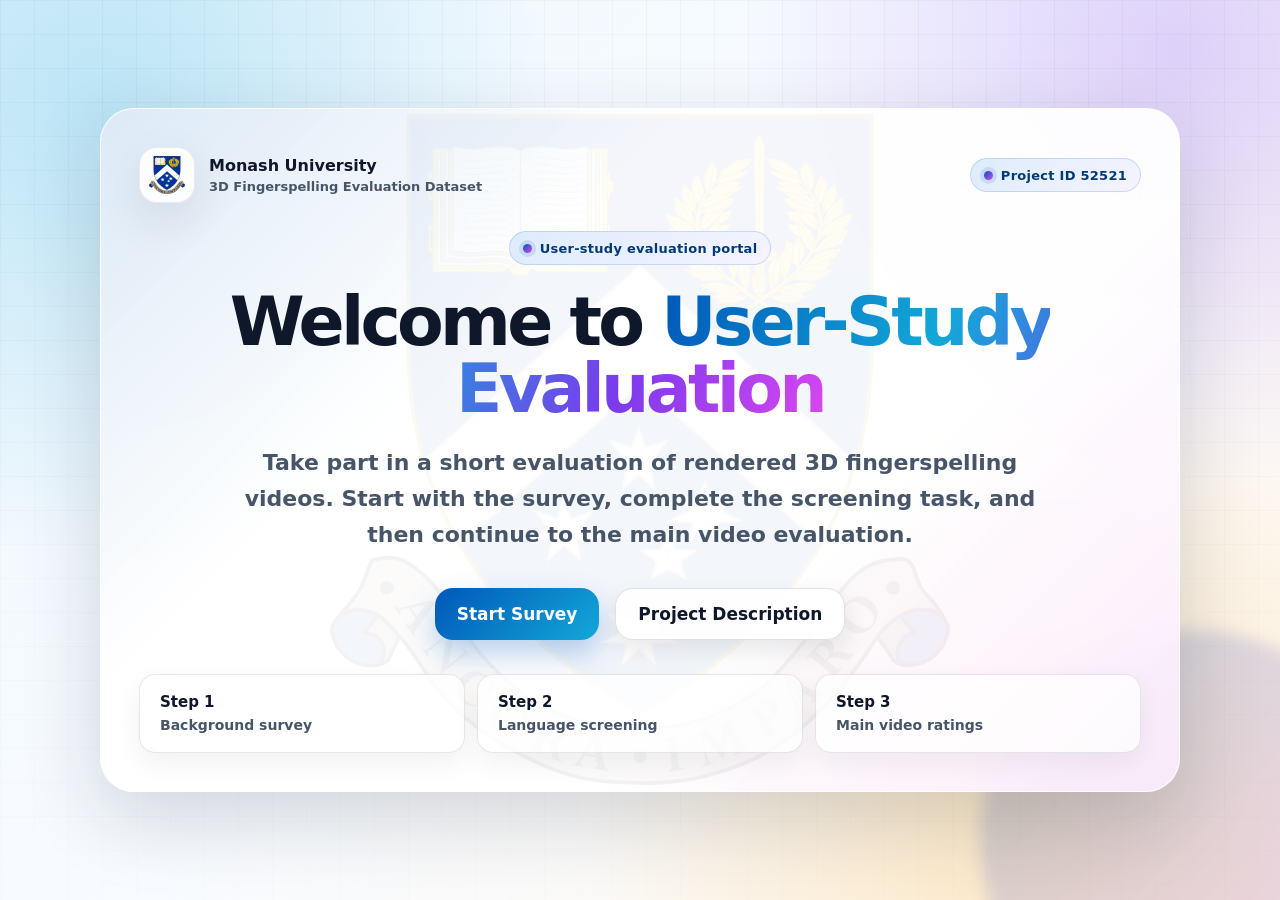
<file: index.html>
<!DOCTYPE html>
<html lang="en">
<head>
  <meta charset="UTF-8">
  <meta name="viewport" content="width=device-width, initial-scale=1.0">
  <title>3D Fingerspelling Data Evaluation</title>
  <style>

:root{
  --monash:#0057b8;
  --monash-dark:#003a78;
  --sky:#13a8d8;
  --violet:#7c3aed;
  --magenta:#d946ef;
  --amber:#f59e0b;
  --success:#138a5b;
  --ink:#0f172a;
  --muted:#475569;
  --soft:#f8fafc;
  --panel:rgba(255,255,255,.92);
  --panel-strong:#ffffff;
  --line:rgba(15,23,42,.12);
  --shadow:0 28px 80px rgba(15,23,42,.16);
  --shadow-soft:0 16px 44px rgba(15,23,42,.10);
  --radius-xl:34px;
  --radius-lg:24px;
  --radius-md:16px;
  --focus:0 0 0 4px rgba(0,87,184,.22);
}

*{box-sizing:border-box;}

html{scroll-behavior:smooth;}

body{
  margin:0;
  min-height:100vh;
  font-family:Inter, ui-sans-serif, system-ui, -apple-system, BlinkMacSystemFont, "Segoe UI", Arial, Helvetica, sans-serif;
  color:var(--ink);
  background:
    radial-gradient(circle at 8% 12%, rgba(19,168,216,.24), transparent 32%),
    radial-gradient(circle at 92% 6%, rgba(124,58,237,.22), transparent 30%),
    radial-gradient(circle at 80% 90%, rgba(245,158,11,.20), transparent 34%),
    linear-gradient(135deg,#eef7ff 0%,#f8fbff 48%,#fff7ed 100%);
  padding:30px;
  position:relative;
}

body::before{
  content:"";
  position:fixed;
  inset:0;
  pointer-events:none;
  background-image:
    linear-gradient(rgba(15,23,42,.045) 1px, transparent 1px),
    linear-gradient(90deg, rgba(15,23,42,.045) 1px, transparent 1px);
  background-size:34px 34px;
  mask-image:linear-gradient(to bottom, rgba(0,0,0,.75), rgba(0,0,0,.18));
}

body::after{
  content:"";
  position:fixed;
  width:420px;
  height:420px;
  right:-120px;
  bottom:-150px;
  border-radius:50%;
  background:linear-gradient(135deg, rgba(0,87,184,.18), rgba(217,70,239,.16));
  filter:blur(8px);
  pointer-events:none;
}

button,input,textarea,select{font:inherit;}

a{color:inherit;}

.app-shell,.page{
  width:min(1120px,100%);
  margin:0 auto;
  position:relative;
  z-index:1;
}

.app-shell.centered,.home-shell{
  min-height:calc(100vh - 60px);
  display:grid;
  place-items:center;
}

.home-panel,.container,.screening-panel,.evaluation-panel,.header-panel,.content-card,.selection-panel,.completion-card{
  width:min(1080px,100%);
  margin:0 auto;
  background:var(--panel);
  border:1px solid rgba(255,255,255,.78);
  border-radius:var(--radius-xl);
  box-shadow:var(--shadow);
  backdrop-filter:blur(18px);
  position:relative;
  overflow:hidden;
}

.home-panel,.container,.screening-panel,.evaluation-panel,.selection-panel,.completion-card{
  padding:38px;
}

.home-panel::before,.container::before,.screening-panel::before,.evaluation-panel::before,.content-card::before,.completion-card::before{
  content:"";
  position:absolute;
  inset:0;
  background:url("Arms_of_Monash_University.svg") center 45% no-repeat;
  background-size:min(620px,74vw);
  opacity:.045;
  pointer-events:none;
}

.home-panel::after,.container::after,.screening-panel::after,.evaluation-panel::after,.content-card::after,.completion-card::after{
  content:"";
  position:absolute;
  inset:0;
  background:
    linear-gradient(135deg, rgba(0,87,184,.12), transparent 34%),
    linear-gradient(315deg, rgba(217,70,239,.10), transparent 34%);
  pointer-events:none;
}

.content,.panel-content,.home-panel > *, .screening-panel > *, .evaluation-panel > *, .container > *, .content-card > *, .completion-card > *{
  position:relative;
  z-index:1;
}

.brand-row{
  display:flex;
  align-items:center;
  justify-content:space-between;
  gap:18px;
  margin-bottom:28px;
}

.brand-left{
  display:flex;
  align-items:center;
  gap:14px;
}

.logo-tile{
  width:56px;
  height:56px;
  border-radius:18px;
  background:rgba(255,255,255,.88);
  display:grid;
  place-items:center;
  box-shadow:var(--shadow-soft);
  border:1px solid rgba(15,23,42,.08);
  flex:0 0 auto;
}

.logo-tile img{width:38px;height:38px;object-fit:contain;}

.brand-title{font-weight:900;color:var(--ink);line-height:1.15;}
.brand-subtitle{font-size:13px;color:var(--muted);font-weight:800;margin-top:3px;}

.project-pill,.eyebrow{
  display:inline-flex;
  align-items:center;
  gap:8px;
  min-height:34px;
  padding:7px 13px;
  border-radius:999px;
  color:var(--monash-dark);
  background:linear-gradient(135deg, rgba(219,234,254,.92), rgba(245,243,255,.94));
  border:1px solid rgba(0,87,184,.16);
  font-size:13px;
  font-weight:900;
  letter-spacing:.02em;
}

.eyebrow::before,.project-pill::before{
  content:"";
  width:9px;
  height:9px;
  border-radius:50%;
  background:linear-gradient(135deg,var(--monash),var(--magenta));
  box-shadow:0 0 0 4px rgba(0,87,184,.12);
}

h1{
  margin:12px 0 14px;
  font-size:clamp(34px,5.6vw,68px);
  line-height:.98;
  letter-spacing:-.055em;
  color:var(--ink);
}

h1 .accent, .gradient-text{
  background:linear-gradient(110deg,var(--monash) 0%,var(--sky) 38%,var(--violet) 72%,var(--magenta) 100%);
  -webkit-background-clip:text;
  background-clip:text;
  color:transparent;
}

h2{
  margin:0 0 14px;
  font-size:clamp(26px,3.2vw,40px);
  line-height:1.1;
  letter-spacing:-.025em;
}

h3{margin:0 0 12px;font-size:20px;line-height:1.25;color:var(--ink);}

.subtitle,.lead,.instruction,.ready,p,li{
  color:var(--muted);
  line-height:1.65;
}

.lead,.subtitle{font-size:clamp(17px,2vw,22px);font-weight:700;max-width:820px;}

.lead.center,.subtitle.center{text-align:center;margin-left:auto;margin-right:auto;}

.section-title{text-align:center;margin-bottom:24px;}
.section-title .eyebrow{margin-bottom:12px;}

.menu,.menu-grid,.language-menu,.actions{
  display:flex;
  flex-wrap:wrap;
  gap:16px;
  align-items:center;
  justify-content:center;
}

.menu,.menu-grid,.language-menu{margin-top:34px;}

.menu a,.menu-card,.language-menu a,.button,button,.back-link{
  min-height:52px;
  border:0;
  border-radius:18px;
  display:inline-flex;
  align-items:center;
  justify-content:center;
  gap:10px;
  padding:14px 22px;
  text-decoration:none;
  background:linear-gradient(135deg,var(--monash),var(--sky));
  color:#fff;
  font-weight:900;
  font-size:17px;
  box-shadow:0 14px 30px rgba(0,87,184,.28);
  transition:transform .18s ease, box-shadow .18s ease, filter .18s ease;
  cursor:pointer;
}

.menu a:hover,.menu a:focus,.menu-card:hover,.menu-card:focus,.language-menu a:hover,.language-menu a:focus,.button:hover,.button:focus,button:hover,button:focus,.back-link:hover,.back-link:focus{
  transform:translateY(-2px);
  filter:saturate(1.06);
  box-shadow:0 20px 42px rgba(0,87,184,.34);
  outline:none;
}

.menu a:focus-visible,.menu-card:focus-visible,.language-menu a:focus-visible,.button:focus-visible,button:focus-visible,.back-link:focus-visible,input:focus-visible,textarea:focus-visible,select:focus-visible{
  outline:none;
  box-shadow:var(--focus),0 20px 42px rgba(0,87,184,.28);
}

.button.secondary,.back-link,.menu a.secondary,.secondary{
  background:rgba(255,255,255,.9);
  color:var(--ink);
  border:1px solid rgba(15,23,42,.12);
  box-shadow:0 10px 24px rgba(15,23,42,.10);
}

.button.ghost{
  background:rgba(255,255,255,.55);
  color:var(--monash-dark);
  border:1px solid rgba(0,87,184,.16);
  box-shadow:none;
}

.success{color:var(--success);font-weight:900;}

.info-strip{
  display:grid;
  grid-template-columns:repeat(3,minmax(0,1fr));
  gap:12px;
  margin-top:34px;
}

.info-card,.question,.question-card,.notice,.important-note{
  background:rgba(255,255,255,.74);
  border:1px solid rgba(15,23,42,.10);
  border-radius:var(--radius-md);
  padding:18px 20px;
  box-shadow:0 10px 28px rgba(15,23,42,.06);
}

.info-card strong{display:block;color:var(--ink);font-size:15px;margin-bottom:4px;}
.info-card span{color:var(--muted);font-size:14px;font-weight:700;}

form{margin-top:26px;}
.question{margin-top:16px;}
.question h3{color:var(--monash-dark);}

label{
  color:var(--ink);
  font-weight:750;
}

.choice-list label,.question label{
  display:flex;
  align-items:flex-start;
  gap:10px;
  margin:10px 0;
  padding:12px 14px;
  border-radius:14px;
  background:rgba(255,255,255,.72);
  border:1px solid rgba(15,23,42,.08);
  transition:background .15s ease,border-color .15s ease,transform .15s ease;
}

.choice-list label:hover,.question label:hover{
  background:#fff;
  border-color:rgba(0,87,184,.22);
  transform:translateX(2px);
}

input[type="radio"]{margin-top:3px;accent-color:var(--monash);}

input[type="text"],textarea,select{
  width:100%;
  border:1px solid rgba(15,23,42,.15);
  border-radius:16px;
  background:rgba(255,255,255,.92);
  color:var(--ink);
  padding:14px 16px;
  font-size:16px;
  box-shadow:inset 0 1px 0 rgba(255,255,255,.7);
}

textarea{min-height:120px;resize:vertical;}

button:disabled{opacity:.68;cursor:not-allowed;filter:grayscale(.2);}

.participant strong,.participant-code{
  display:inline-flex;
  max-width:100%;
  margin-top:10px;
  padding:10px 14px;
  border-radius:14px;
  background:rgba(15,23,42,.05);
  color:var(--monash-dark);
  overflow-wrap:anywhere;
}

.video-stage,.video-wrap{
  width:min(560px,100%);
  margin:24px auto 14px;
}

.video-wrap{
  border-radius:26px;
  padding:12px;
  background:linear-gradient(135deg,rgba(255,255,255,.95),rgba(239,246,255,.86));
  border:1px solid rgba(15,23,42,.12);
  box-shadow:0 20px 48px rgba(15,23,42,.18);
}

video{
  width:100%;
  display:block;
  border-radius:18px;
  background:#0b1220;
  max-height:440px;
}

.video-count{
  display:inline-flex;
  padding:8px 12px;
  border-radius:999px;
  margin:10px 0 24px;
  background:rgba(0,87,184,.10);
  color:var(--monash-dark);
  font-weight:900;
}

.answer-box{width:min(640px,100%);margin:0 auto;display:grid;gap:14px;}
.answer-box > label{font-size:20px;font-weight:900;text-align:center;}

.speed-row{
  display:flex;
  justify-content:center;
  align-items:center;
  gap:12px;
  margin:0 0 24px;
}
.speed-row select{width:auto;min-width:120px;}

.question-card{margin-bottom:16px;}
.question-title{font-weight:900;color:var(--ink);font-size:18px;margin:0 0 8px;}
.scale-help{font-size:14px;color:var(--muted);font-weight:700;margin:0 0 12px;}
.slider-row{display:grid;grid-template-columns:1fr auto;gap:14px;align-items:center;}
input[type="range"]{width:100%;accent-color:var(--monash);}
.rating-value{min-width:54px;padding:8px 12px;border-radius:14px;background:linear-gradient(135deg,var(--monash),var(--violet));color:white;text-align:center;font-weight:900;}
.scale-labels{display:flex;justify-content:space-between;color:var(--muted);font-size:13px;font-weight:800;margin-top:6px;}
.message{min-height:24px;text-align:center;color:var(--muted);font-weight:850;}
.complete{font-size:22px;color:var(--success);}
.hidden{display:none!important;}

.content-card{padding:34px;margin-top:24px;}
.content-card p,.content-card li{font-size:17px;}
.important-note{border-left:6px solid var(--amber);background:rgba(255,251,235,.82);}
.notice{border-left:6px solid var(--monash);}
footer{position:relative;z-index:1;text-align:center;margin:20px 0 0;color:var(--muted);font-weight:700;font-size:14px;}

.progress-row{
  display:grid;
  grid-template-columns:repeat(4,1fr);
  gap:8px;
  margin:0 0 26px;
}
.progress-step{
  min-height:8px;
  border-radius:999px;
  background:rgba(15,23,42,.10);
  overflow:hidden;
}
.progress-step.active{background:linear-gradient(90deg,var(--monash),var(--sky));}

@media (max-width:820px){
  body{padding:18px;}
  .home-panel,.container,.screening-panel,.evaluation-panel,.selection-panel,.completion-card,.content-card{padding:24px;border-radius:24px;}
  .brand-row{align-items:flex-start;flex-direction:column;}
  .info-strip{grid-template-columns:1fr;}
  .menu,.menu-grid,.language-menu,.actions{display:grid;grid-template-columns:1fr;width:100%;}
  .menu a,.menu-card,.language-menu a,.button,button,.back-link{width:100%;}
  .slider-row{grid-template-columns:1fr;}
  .rating-value{justify-self:center;}
  h1{font-size:clamp(32px,11vw,50px);}
}

  </style>
</head>
<body>
  <main class="app-shell home-shell">
    <section class="home-panel">
      <div class="brand-row">
  <div class="brand-left">
    <div class="logo-tile"><img src="Arms_of_Monash_University.svg" alt="Monash University logo"></div>
    <div>
      <div class="brand-title">Monash University</div>
      <div class="brand-subtitle">3D Fingerspelling Evaluation Dataset</div>
    </div>
  </div>
  <div class="project-pill">Project ID 52521</div>
</div>
      <div class="section-title">
        <span class="eyebrow">User-study evaluation portal</span>
        <h1>Welcome to <span class="gradient-text">User-Study Evaluation</span></h1>
        <p class="lead center">Take part in a short evaluation of rendered 3D fingerspelling videos. Start with the survey, complete the screening task, and then continue to the main video evaluation.</p>
      </div>
      <nav class="menu" aria-label="Main website menu">
        <a href="survey.html">Start Survey</a>
        <a class="secondary" href="project-description.html">Project Description</a>
      </nav>
      <div class="info-strip" aria-label="Study overview">
        <div class="info-card"><strong>Step 1</strong><span>Background survey</span></div>
        <div class="info-card"><strong>Step 2</strong><span>Language screening</span></div>
        <div class="info-card"><strong>Step 3</strong><span>Main video ratings</span></div>
      </div>
    </section>
  </main>
<script>
    function createParticipantId() {
      const existingId = sessionStorage.getItem("participant_id");
      if (existingId) {
        return existingId;
      }

      const newId = crypto.randomUUID
        ? crypto.randomUUID()
        : `participant-${Date.now()}-${Math.random().toString(16).slice(2)}`;

      sessionStorage.setItem("participant_id", newId);
      return newId;
    }

    createParticipantId();
  </script>
</body>
</html>
</file>
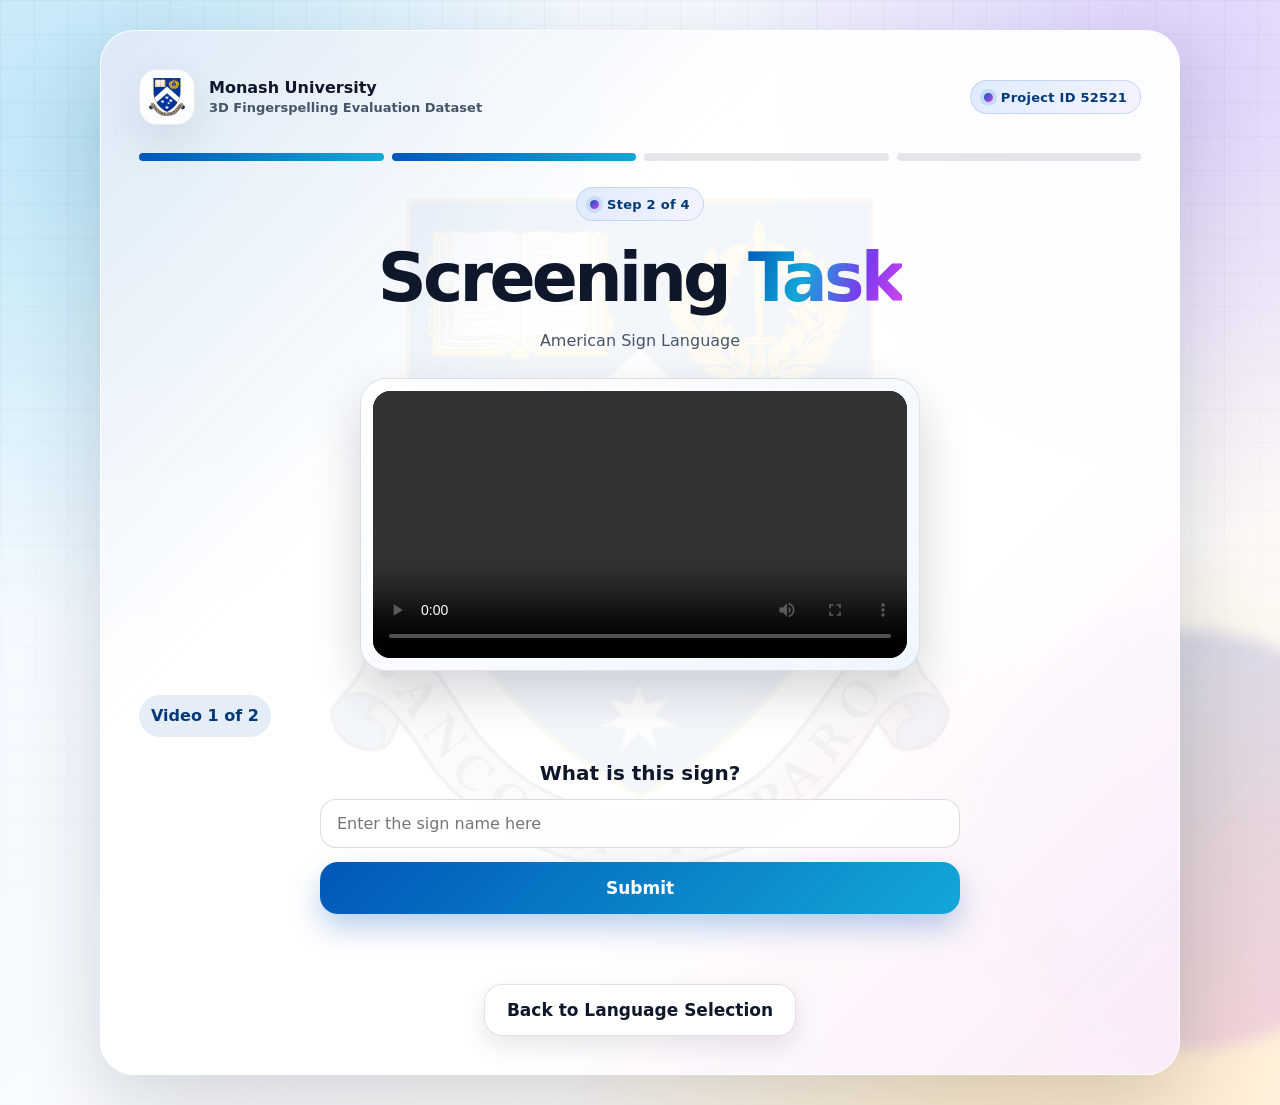
<file: asl-screening.html>
<!DOCTYPE html>
<html lang="en">
<head>
  <meta charset="UTF-8">
  <meta name="viewport" content="width=device-width, initial-scale=1.0">
  <title>ASL Screening</title>
  <style>

:root{
  --monash:#0057b8;
  --monash-dark:#003a78;
  --sky:#13a8d8;
  --violet:#7c3aed;
  --magenta:#d946ef;
  --amber:#f59e0b;
  --success:#138a5b;
  --ink:#0f172a;
  --muted:#475569;
  --soft:#f8fafc;
  --panel:rgba(255,255,255,.92);
  --panel-strong:#ffffff;
  --line:rgba(15,23,42,.12);
  --shadow:0 28px 80px rgba(15,23,42,.16);
  --shadow-soft:0 16px 44px rgba(15,23,42,.10);
  --radius-xl:34px;
  --radius-lg:24px;
  --radius-md:16px;
  --focus:0 0 0 4px rgba(0,87,184,.22);
}

*{box-sizing:border-box;}

html{scroll-behavior:smooth;}

body{
  margin:0;
  min-height:100vh;
  font-family:Inter, ui-sans-serif, system-ui, -apple-system, BlinkMacSystemFont, "Segoe UI", Arial, Helvetica, sans-serif;
  color:var(--ink);
  background:
    radial-gradient(circle at 8% 12%, rgba(19,168,216,.24), transparent 32%),
    radial-gradient(circle at 92% 6%, rgba(124,58,237,.22), transparent 30%),
    radial-gradient(circle at 80% 90%, rgba(245,158,11,.20), transparent 34%),
    linear-gradient(135deg,#eef7ff 0%,#f8fbff 48%,#fff7ed 100%);
  padding:30px;
  position:relative;
}

body::before{
  content:"";
  position:fixed;
  inset:0;
  pointer-events:none;
  background-image:
    linear-gradient(rgba(15,23,42,.045) 1px, transparent 1px),
    linear-gradient(90deg, rgba(15,23,42,.045) 1px, transparent 1px);
  background-size:34px 34px;
  mask-image:linear-gradient(to bottom, rgba(0,0,0,.75), rgba(0,0,0,.18));
}

body::after{
  content:"";
  position:fixed;
  width:420px;
  height:420px;
  right:-120px;
  bottom:-150px;
  border-radius:50%;
  background:linear-gradient(135deg, rgba(0,87,184,.18), rgba(217,70,239,.16));
  filter:blur(8px);
  pointer-events:none;
}

button,input,textarea,select{font:inherit;}

a{color:inherit;}

.app-shell,.page{
  width:min(1120px,100%);
  margin:0 auto;
  position:relative;
  z-index:1;
}

.app-shell.centered,.home-shell{
  min-height:calc(100vh - 60px);
  display:grid;
  place-items:center;
}

.home-panel,.container,.screening-panel,.evaluation-panel,.header-panel,.content-card,.selection-panel,.completion-card{
  width:min(1080px,100%);
  margin:0 auto;
  background:var(--panel);
  border:1px solid rgba(255,255,255,.78);
  border-radius:var(--radius-xl);
  box-shadow:var(--shadow);
  backdrop-filter:blur(18px);
  position:relative;
  overflow:hidden;
}

.home-panel,.container,.screening-panel,.evaluation-panel,.selection-panel,.completion-card{
  padding:38px;
}

.home-panel::before,.container::before,.screening-panel::before,.evaluation-panel::before,.content-card::before,.completion-card::before{
  content:"";
  position:absolute;
  inset:0;
  background:url("Arms_of_Monash_University.svg") center 45% no-repeat;
  background-size:min(620px,74vw);
  opacity:.045;
  pointer-events:none;
}

.home-panel::after,.container::after,.screening-panel::after,.evaluation-panel::after,.content-card::after,.completion-card::after{
  content:"";
  position:absolute;
  inset:0;
  background:
    linear-gradient(135deg, rgba(0,87,184,.12), transparent 34%),
    linear-gradient(315deg, rgba(217,70,239,.10), transparent 34%);
  pointer-events:none;
}

.content,.panel-content,.home-panel > *, .screening-panel > *, .evaluation-panel > *, .container > *, .content-card > *, .completion-card > *{
  position:relative;
  z-index:1;
}

.brand-row{
  display:flex;
  align-items:center;
  justify-content:space-between;
  gap:18px;
  margin-bottom:28px;
}

.brand-left{
  display:flex;
  align-items:center;
  gap:14px;
}

.logo-tile{
  width:56px;
  height:56px;
  border-radius:18px;
  background:rgba(255,255,255,.88);
  display:grid;
  place-items:center;
  box-shadow:var(--shadow-soft);
  border:1px solid rgba(15,23,42,.08);
  flex:0 0 auto;
}

.logo-tile img{width:38px;height:38px;object-fit:contain;}

.brand-title{font-weight:900;color:var(--ink);line-height:1.15;}
.brand-subtitle{font-size:13px;color:var(--muted);font-weight:800;margin-top:3px;}

.project-pill,.eyebrow{
  display:inline-flex;
  align-items:center;
  gap:8px;
  min-height:34px;
  padding:7px 13px;
  border-radius:999px;
  color:var(--monash-dark);
  background:linear-gradient(135deg, rgba(219,234,254,.92), rgba(245,243,255,.94));
  border:1px solid rgba(0,87,184,.16);
  font-size:13px;
  font-weight:900;
  letter-spacing:.02em;
}

.eyebrow::before,.project-pill::before{
  content:"";
  width:9px;
  height:9px;
  border-radius:50%;
  background:linear-gradient(135deg,var(--monash),var(--magenta));
  box-shadow:0 0 0 4px rgba(0,87,184,.12);
}

h1{
  margin:12px 0 14px;
  font-size:clamp(34px,5.6vw,68px);
  line-height:.98;
  letter-spacing:-.055em;
  color:var(--ink);
}

h1 .accent, .gradient-text{
  background:linear-gradient(110deg,var(--monash) 0%,var(--sky) 38%,var(--violet) 72%,var(--magenta) 100%);
  -webkit-background-clip:text;
  background-clip:text;
  color:transparent;
}

h2{
  margin:0 0 14px;
  font-size:clamp(26px,3.2vw,40px);
  line-height:1.1;
  letter-spacing:-.025em;
}

h3{margin:0 0 12px;font-size:20px;line-height:1.25;color:var(--ink);}

.subtitle,.lead,.instruction,.ready,p,li{
  color:var(--muted);
  line-height:1.65;
}

.lead,.subtitle{font-size:clamp(17px,2vw,22px);font-weight:700;max-width:820px;}

.lead.center,.subtitle.center{text-align:center;margin-left:auto;margin-right:auto;}

.section-title{text-align:center;margin-bottom:24px;}
.section-title .eyebrow{margin-bottom:12px;}

.menu,.menu-grid,.language-menu,.actions{
  display:flex;
  flex-wrap:wrap;
  gap:16px;
  align-items:center;
  justify-content:center;
}

.menu,.menu-grid,.language-menu{margin-top:34px;}

.menu a,.menu-card,.language-menu a,.button,button,.back-link{
  min-height:52px;
  border:0;
  border-radius:18px;
  display:inline-flex;
  align-items:center;
  justify-content:center;
  gap:10px;
  padding:14px 22px;
  text-decoration:none;
  background:linear-gradient(135deg,var(--monash),var(--sky));
  color:#fff;
  font-weight:900;
  font-size:17px;
  box-shadow:0 14px 30px rgba(0,87,184,.28);
  transition:transform .18s ease, box-shadow .18s ease, filter .18s ease;
  cursor:pointer;
}

.menu a:hover,.menu a:focus,.menu-card:hover,.menu-card:focus,.language-menu a:hover,.language-menu a:focus,.button:hover,.button:focus,button:hover,button:focus,.back-link:hover,.back-link:focus{
  transform:translateY(-2px);
  filter:saturate(1.06);
  box-shadow:0 20px 42px rgba(0,87,184,.34);
  outline:none;
}

.menu a:focus-visible,.menu-card:focus-visible,.language-menu a:focus-visible,.button:focus-visible,button:focus-visible,.back-link:focus-visible,input:focus-visible,textarea:focus-visible,select:focus-visible{
  outline:none;
  box-shadow:var(--focus),0 20px 42px rgba(0,87,184,.28);
}

.button.secondary,.back-link,.menu a.secondary,.secondary{
  background:rgba(255,255,255,.9);
  color:var(--ink);
  border:1px solid rgba(15,23,42,.12);
  box-shadow:0 10px 24px rgba(15,23,42,.10);
}

.button.ghost{
  background:rgba(255,255,255,.55);
  color:var(--monash-dark);
  border:1px solid rgba(0,87,184,.16);
  box-shadow:none;
}

.success{color:var(--success);font-weight:900;}

.info-strip{
  display:grid;
  grid-template-columns:repeat(3,minmax(0,1fr));
  gap:12px;
  margin-top:34px;
}

.info-card,.question,.question-card,.notice,.important-note{
  background:rgba(255,255,255,.74);
  border:1px solid rgba(15,23,42,.10);
  border-radius:var(--radius-md);
  padding:18px 20px;
  box-shadow:0 10px 28px rgba(15,23,42,.06);
}

.info-card strong{display:block;color:var(--ink);font-size:15px;margin-bottom:4px;}
.info-card span{color:var(--muted);font-size:14px;font-weight:700;}

form{margin-top:26px;}
.question{margin-top:16px;}
.question h3{color:var(--monash-dark);}

label{
  color:var(--ink);
  font-weight:750;
}

.choice-list label,.question label{
  display:flex;
  align-items:flex-start;
  gap:10px;
  margin:10px 0;
  padding:12px 14px;
  border-radius:14px;
  background:rgba(255,255,255,.72);
  border:1px solid rgba(15,23,42,.08);
  transition:background .15s ease,border-color .15s ease,transform .15s ease;
}

.choice-list label:hover,.question label:hover{
  background:#fff;
  border-color:rgba(0,87,184,.22);
  transform:translateX(2px);
}

input[type="radio"]{margin-top:3px;accent-color:var(--monash);}

input[type="text"],textarea,select{
  width:100%;
  border:1px solid rgba(15,23,42,.15);
  border-radius:16px;
  background:rgba(255,255,255,.92);
  color:var(--ink);
  padding:14px 16px;
  font-size:16px;
  box-shadow:inset 0 1px 0 rgba(255,255,255,.7);
}

textarea{min-height:120px;resize:vertical;}

button:disabled{opacity:.68;cursor:not-allowed;filter:grayscale(.2);}

.participant strong,.participant-code{
  display:inline-flex;
  max-width:100%;
  margin-top:10px;
  padding:10px 14px;
  border-radius:14px;
  background:rgba(15,23,42,.05);
  color:var(--monash-dark);
  overflow-wrap:anywhere;
}

.video-stage,.video-wrap{
  width:min(560px,100%);
  margin:24px auto 14px;
}

.video-wrap{
  border-radius:26px;
  padding:12px;
  background:linear-gradient(135deg,rgba(255,255,255,.95),rgba(239,246,255,.86));
  border:1px solid rgba(15,23,42,.12);
  box-shadow:0 20px 48px rgba(15,23,42,.18);
}

video{
  width:100%;
  display:block;
  border-radius:18px;
  background:#0b1220;
  max-height:440px;
}

.video-count{
  display:inline-flex;
  padding:8px 12px;
  border-radius:999px;
  margin:10px 0 24px;
  background:rgba(0,87,184,.10);
  color:var(--monash-dark);
  font-weight:900;
}

.answer-box{width:min(640px,100%);margin:0 auto;display:grid;gap:14px;}
.answer-box > label{font-size:20px;font-weight:900;text-align:center;}

.speed-row{
  display:flex;
  justify-content:center;
  align-items:center;
  gap:12px;
  margin:0 0 24px;
}
.speed-row select{width:auto;min-width:120px;}

.question-card{margin-bottom:16px;}
.question-title{font-weight:900;color:var(--ink);font-size:18px;margin:0 0 8px;}
.scale-help{font-size:14px;color:var(--muted);font-weight:700;margin:0 0 12px;}
.slider-row{display:grid;grid-template-columns:1fr auto;gap:14px;align-items:center;}
input[type="range"]{width:100%;accent-color:var(--monash);}
.rating-value{min-width:54px;padding:8px 12px;border-radius:14px;background:linear-gradient(135deg,var(--monash),var(--violet));color:white;text-align:center;font-weight:900;}
.scale-labels{display:flex;justify-content:space-between;color:var(--muted);font-size:13px;font-weight:800;margin-top:6px;}
.message{min-height:24px;text-align:center;color:var(--muted);font-weight:850;}
.complete{font-size:22px;color:var(--success);}
.hidden{display:none!important;}

.content-card{padding:34px;margin-top:24px;}
.content-card p,.content-card li{font-size:17px;}
.important-note{border-left:6px solid var(--amber);background:rgba(255,251,235,.82);}
.notice{border-left:6px solid var(--monash);}
footer{position:relative;z-index:1;text-align:center;margin:20px 0 0;color:var(--muted);font-weight:700;font-size:14px;}

.progress-row{
  display:grid;
  grid-template-columns:repeat(4,1fr);
  gap:8px;
  margin:0 0 26px;
}
.progress-step{
  min-height:8px;
  border-radius:999px;
  background:rgba(15,23,42,.10);
  overflow:hidden;
}
.progress-step.active{background:linear-gradient(90deg,var(--monash),var(--sky));}

@media (max-width:820px){
  body{padding:18px;}
  .home-panel,.container,.screening-panel,.evaluation-panel,.selection-panel,.completion-card,.content-card{padding:24px;border-radius:24px;}
  .brand-row{align-items:flex-start;flex-direction:column;}
  .info-strip{grid-template-columns:1fr;}
  .menu,.menu-grid,.language-menu,.actions{display:grid;grid-template-columns:1fr;width:100%;}
  .menu a,.menu-card,.language-menu a,.button,button,.back-link{width:100%;}
  .slider-row{grid-template-columns:1fr;}
  .rating-value{justify-self:center;}
  h1{font-size:clamp(32px,11vw,50px);}
}

  </style>
</head>
<body>
  <main class="app-shell">
    <section class="screening-panel">
      <div class="brand-row">
  <div class="brand-left">
    <div class="logo-tile"><img src="Arms_of_Monash_University.svg" alt="Monash University logo"></div>
    <div>
      <div class="brand-title">Monash University</div>
      <div class="brand-subtitle">3D Fingerspelling Evaluation Dataset</div>
    </div>
  </div>
  <div class="project-pill">Project ID 52521</div>
</div>
      <div class="progress-row" aria-label="Progress">
        <div class="progress-step active"></div><div class="progress-step active"></div><div class="progress-step"></div><div class="progress-step"></div>
      </div>
      <div class="section-title">
        <span class="eyebrow">Step 2 of 4</span>
        <h1>Screening <span class="gradient-text">Task</span></h1>
        <p class="instruction">American Sign Language</p>
      </div>
      <div class="video-stage">
        <div class="video-wrap">
          <video id="screening-video" controls playsinline preload="metadata">
            <source id="video-source" src="asl_hello.mp4" type="video/mp4">
            Your browser does not support the video tag.
          </video>
        </div>
      </div>
      <p class="video-count" id="video-count">Video 1 of 2</p>
      <form class="answer-box" id="screening-form">
        <label for="sign-answer">What is this sign?</label>
        <input id="sign-answer" name="sign-answer" type="text" autocomplete="off" placeholder="Enter the sign name here">
        <button class="submit-button" type="submit">Submit</button>
        <p class="message" id="form-message" aria-live="polite"></p>
      </form>
      <div class="actions">
        <a class="button secondary" href="screening-language.html">Back to Language Selection</a>
      </div>
    </section>
  </main>
<script>
    const GOOGLE_SCRIPT_URL = "https://script.google.com/macros/s/AKfycbxkQe99m8zYBvr2MfjFW0rwKmVHvtjaLrlW6s-R6_vLBJzK9pwRgno3Kd0NSuM8r8AG/exec";
    const videos = [
      { file: "asl_hello.mp4", label: "Video 1" },
      { file: "asl_goodbye.mp4", label: "Video 2" }
    ];

    sessionStorage.setItem("selected_language", "ASL");
    sessionStorage.setItem("screening_complete", "false");

    const form = document.getElementById("screening-form");
    const answerInput = document.getElementById("sign-answer");
    const message = document.getElementById("form-message");
    const video = document.getElementById("screening-video");
    const videoSource = document.getElementById("video-source");
    const videoCount = document.getElementById("video-count");
    const submitButton = form.querySelector(".submit-button");

    let currentVideoIndex = 0;

    function getParticipantId() {
      const existingId = sessionStorage.getItem("participant_id");
      if (existingId) {
        return existingId;
      }

      const newId = crypto.randomUUID
        ? crypto.randomUUID()
        : `participant-${Date.now()}-${Math.random().toString(16).slice(2)}`;

      sessionStorage.setItem("participant_id", newId);
      return newId;
    }

    function showCurrentVideo() {
      const currentVideo = videos[currentVideoIndex];
      video.pause();
      videoSource.src = currentVideo.file;
      video.load();
      videoCount.textContent = `Video ${currentVideoIndex + 1} of ${videos.length}`;
      answerInput.value = "";
      message.textContent = "";
      answerInput.focus();
    }

    function sendScreeningResponse(payload) {
      fetch(GOOGLE_SCRIPT_URL, {
        method: "POST",
        mode: "no-cors",
        body: payload
      }).catch((error) => {
        console.error("Screening submission failed:", error);
      });
    }

    form.addEventListener("submit", (event) => {
      event.preventDefault();

      const answer = answerInput.value.trim();
      if (!answer) {
        message.textContent = "Please enter your answer before submitting.";
        answerInput.focus();
        return;
      }

      const payload = new FormData();
      payload.append("participant_id", getParticipantId());
      payload.append("language", "American Sign Language");
      payload.append("question", "What is this sign?");
      payload.append("video", videos[currentVideoIndex].file);
      payload.append("response", answer);

      sendScreeningResponse(payload);

      if (currentVideoIndex < videos.length - 1) {
        currentVideoIndex += 1;
        showCurrentVideo();
        message.textContent = "Response submitted. Please answer the next video.";
      } else {
        message.textContent = "All screening responses submitted. Redirecting...";
        sessionStorage.setItem("screening_complete", "true");
        answerInput.disabled = true;
        submitButton.disabled = true;
        submitButton.textContent = "Screening Complete";

        setTimeout(() => {
          window.location.href = "screening-completed.html";
        }, 500);
      }
    });

    showCurrentVideo();
  </script>
</body>
</html>
</file>
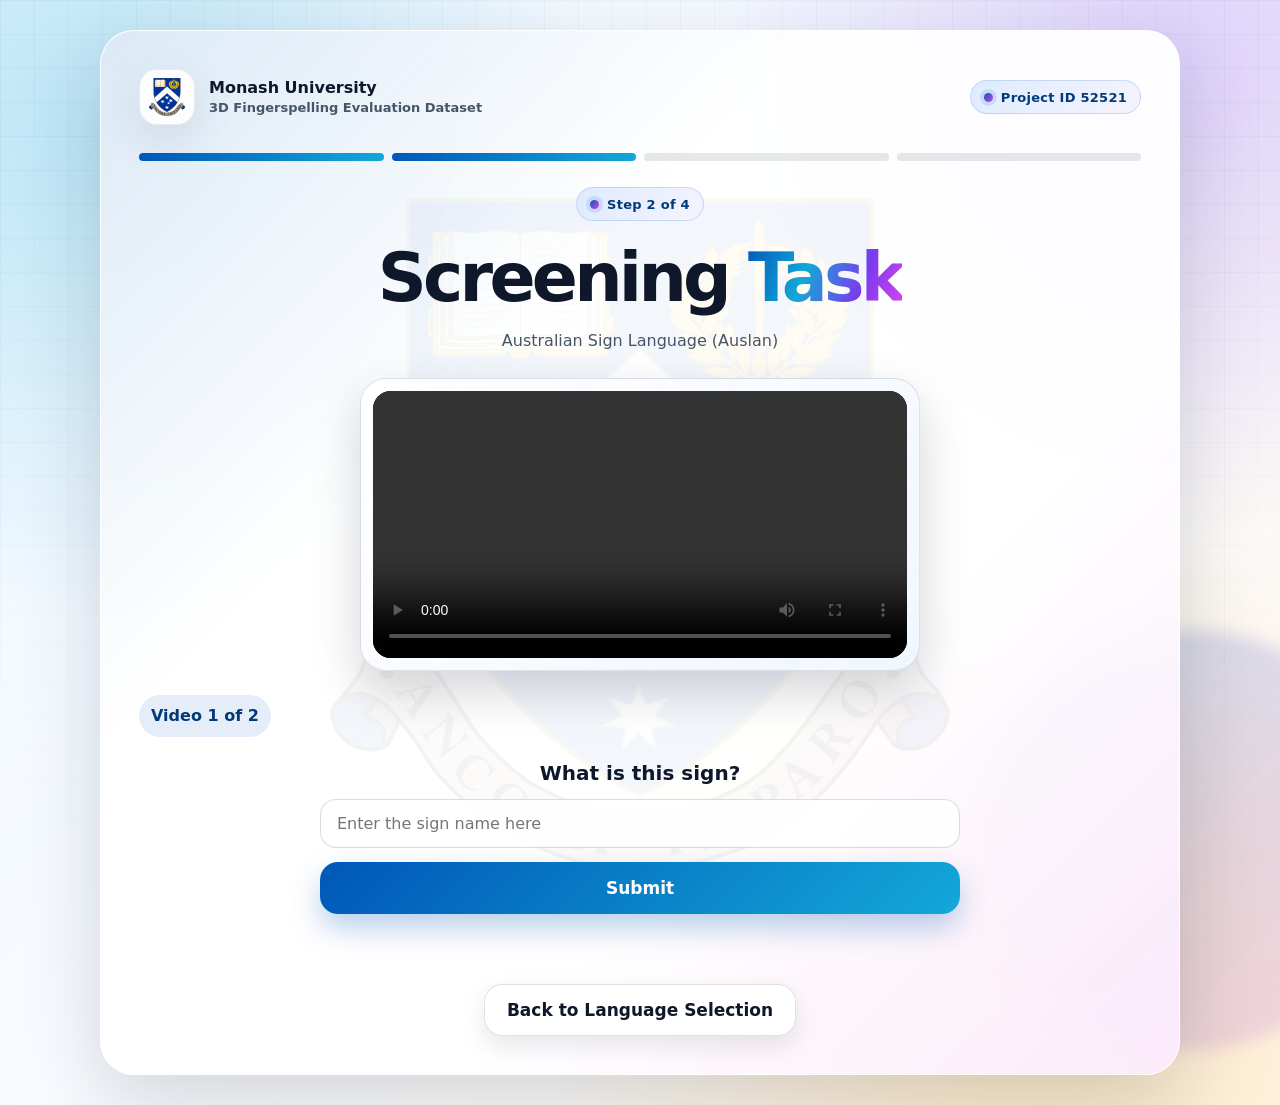
<file: auslan-screening.html>
<!DOCTYPE html>
<html lang="en">
<head>
  <meta charset="UTF-8">
  <meta name="viewport" content="width=device-width, initial-scale=1.0">
  <title>Auslan Screening</title>
  <style>

:root{
  --monash:#0057b8;
  --monash-dark:#003a78;
  --sky:#13a8d8;
  --violet:#7c3aed;
  --magenta:#d946ef;
  --amber:#f59e0b;
  --success:#138a5b;
  --ink:#0f172a;
  --muted:#475569;
  --soft:#f8fafc;
  --panel:rgba(255,255,255,.92);
  --panel-strong:#ffffff;
  --line:rgba(15,23,42,.12);
  --shadow:0 28px 80px rgba(15,23,42,.16);
  --shadow-soft:0 16px 44px rgba(15,23,42,.10);
  --radius-xl:34px;
  --radius-lg:24px;
  --radius-md:16px;
  --focus:0 0 0 4px rgba(0,87,184,.22);
}

*{box-sizing:border-box;}

html{scroll-behavior:smooth;}

body{
  margin:0;
  min-height:100vh;
  font-family:Inter, ui-sans-serif, system-ui, -apple-system, BlinkMacSystemFont, "Segoe UI", Arial, Helvetica, sans-serif;
  color:var(--ink);
  background:
    radial-gradient(circle at 8% 12%, rgba(19,168,216,.24), transparent 32%),
    radial-gradient(circle at 92% 6%, rgba(124,58,237,.22), transparent 30%),
    radial-gradient(circle at 80% 90%, rgba(245,158,11,.20), transparent 34%),
    linear-gradient(135deg,#eef7ff 0%,#f8fbff 48%,#fff7ed 100%);
  padding:30px;
  position:relative;
}

body::before{
  content:"";
  position:fixed;
  inset:0;
  pointer-events:none;
  background-image:
    linear-gradient(rgba(15,23,42,.045) 1px, transparent 1px),
    linear-gradient(90deg, rgba(15,23,42,.045) 1px, transparent 1px);
  background-size:34px 34px;
  mask-image:linear-gradient(to bottom, rgba(0,0,0,.75), rgba(0,0,0,.18));
}

body::after{
  content:"";
  position:fixed;
  width:420px;
  height:420px;
  right:-120px;
  bottom:-150px;
  border-radius:50%;
  background:linear-gradient(135deg, rgba(0,87,184,.18), rgba(217,70,239,.16));
  filter:blur(8px);
  pointer-events:none;
}

button,input,textarea,select{font:inherit;}

a{color:inherit;}

.app-shell,.page{
  width:min(1120px,100%);
  margin:0 auto;
  position:relative;
  z-index:1;
}

.app-shell.centered,.home-shell{
  min-height:calc(100vh - 60px);
  display:grid;
  place-items:center;
}

.home-panel,.container,.screening-panel,.evaluation-panel,.header-panel,.content-card,.selection-panel,.completion-card{
  width:min(1080px,100%);
  margin:0 auto;
  background:var(--panel);
  border:1px solid rgba(255,255,255,.78);
  border-radius:var(--radius-xl);
  box-shadow:var(--shadow);
  backdrop-filter:blur(18px);
  position:relative;
  overflow:hidden;
}

.home-panel,.container,.screening-panel,.evaluation-panel,.selection-panel,.completion-card{
  padding:38px;
}

.home-panel::before,.container::before,.screening-panel::before,.evaluation-panel::before,.content-card::before,.completion-card::before{
  content:"";
  position:absolute;
  inset:0;
  background:url("Arms_of_Monash_University.svg") center 45% no-repeat;
  background-size:min(620px,74vw);
  opacity:.045;
  pointer-events:none;
}

.home-panel::after,.container::after,.screening-panel::after,.evaluation-panel::after,.content-card::after,.completion-card::after{
  content:"";
  position:absolute;
  inset:0;
  background:
    linear-gradient(135deg, rgba(0,87,184,.12), transparent 34%),
    linear-gradient(315deg, rgba(217,70,239,.10), transparent 34%);
  pointer-events:none;
}

.content,.panel-content,.home-panel > *, .screening-panel > *, .evaluation-panel > *, .container > *, .content-card > *, .completion-card > *{
  position:relative;
  z-index:1;
}

.brand-row{
  display:flex;
  align-items:center;
  justify-content:space-between;
  gap:18px;
  margin-bottom:28px;
}

.brand-left{
  display:flex;
  align-items:center;
  gap:14px;
}

.logo-tile{
  width:56px;
  height:56px;
  border-radius:18px;
  background:rgba(255,255,255,.88);
  display:grid;
  place-items:center;
  box-shadow:var(--shadow-soft);
  border:1px solid rgba(15,23,42,.08);
  flex:0 0 auto;
}

.logo-tile img{width:38px;height:38px;object-fit:contain;}

.brand-title{font-weight:900;color:var(--ink);line-height:1.15;}
.brand-subtitle{font-size:13px;color:var(--muted);font-weight:800;margin-top:3px;}

.project-pill,.eyebrow{
  display:inline-flex;
  align-items:center;
  gap:8px;
  min-height:34px;
  padding:7px 13px;
  border-radius:999px;
  color:var(--monash-dark);
  background:linear-gradient(135deg, rgba(219,234,254,.92), rgba(245,243,255,.94));
  border:1px solid rgba(0,87,184,.16);
  font-size:13px;
  font-weight:900;
  letter-spacing:.02em;
}

.eyebrow::before,.project-pill::before{
  content:"";
  width:9px;
  height:9px;
  border-radius:50%;
  background:linear-gradient(135deg,var(--monash),var(--magenta));
  box-shadow:0 0 0 4px rgba(0,87,184,.12);
}

h1{
  margin:12px 0 14px;
  font-size:clamp(34px,5.6vw,68px);
  line-height:.98;
  letter-spacing:-.055em;
  color:var(--ink);
}

h1 .accent, .gradient-text{
  background:linear-gradient(110deg,var(--monash) 0%,var(--sky) 38%,var(--violet) 72%,var(--magenta) 100%);
  -webkit-background-clip:text;
  background-clip:text;
  color:transparent;
}

h2{
  margin:0 0 14px;
  font-size:clamp(26px,3.2vw,40px);
  line-height:1.1;
  letter-spacing:-.025em;
}

h3{margin:0 0 12px;font-size:20px;line-height:1.25;color:var(--ink);}

.subtitle,.lead,.instruction,.ready,p,li{
  color:var(--muted);
  line-height:1.65;
}

.lead,.subtitle{font-size:clamp(17px,2vw,22px);font-weight:700;max-width:820px;}

.lead.center,.subtitle.center{text-align:center;margin-left:auto;margin-right:auto;}

.section-title{text-align:center;margin-bottom:24px;}
.section-title .eyebrow{margin-bottom:12px;}

.menu,.menu-grid,.language-menu,.actions{
  display:flex;
  flex-wrap:wrap;
  gap:16px;
  align-items:center;
  justify-content:center;
}

.menu,.menu-grid,.language-menu{margin-top:34px;}

.menu a,.menu-card,.language-menu a,.button,button,.back-link{
  min-height:52px;
  border:0;
  border-radius:18px;
  display:inline-flex;
  align-items:center;
  justify-content:center;
  gap:10px;
  padding:14px 22px;
  text-decoration:none;
  background:linear-gradient(135deg,var(--monash),var(--sky));
  color:#fff;
  font-weight:900;
  font-size:17px;
  box-shadow:0 14px 30px rgba(0,87,184,.28);
  transition:transform .18s ease, box-shadow .18s ease, filter .18s ease;
  cursor:pointer;
}

.menu a:hover,.menu a:focus,.menu-card:hover,.menu-card:focus,.language-menu a:hover,.language-menu a:focus,.button:hover,.button:focus,button:hover,button:focus,.back-link:hover,.back-link:focus{
  transform:translateY(-2px);
  filter:saturate(1.06);
  box-shadow:0 20px 42px rgba(0,87,184,.34);
  outline:none;
}

.menu a:focus-visible,.menu-card:focus-visible,.language-menu a:focus-visible,.button:focus-visible,button:focus-visible,.back-link:focus-visible,input:focus-visible,textarea:focus-visible,select:focus-visible{
  outline:none;
  box-shadow:var(--focus),0 20px 42px rgba(0,87,184,.28);
}

.button.secondary,.back-link,.menu a.secondary,.secondary{
  background:rgba(255,255,255,.9);
  color:var(--ink);
  border:1px solid rgba(15,23,42,.12);
  box-shadow:0 10px 24px rgba(15,23,42,.10);
}

.button.ghost{
  background:rgba(255,255,255,.55);
  color:var(--monash-dark);
  border:1px solid rgba(0,87,184,.16);
  box-shadow:none;
}

.success{color:var(--success);font-weight:900;}

.info-strip{
  display:grid;
  grid-template-columns:repeat(3,minmax(0,1fr));
  gap:12px;
  margin-top:34px;
}

.info-card,.question,.question-card,.notice,.important-note{
  background:rgba(255,255,255,.74);
  border:1px solid rgba(15,23,42,.10);
  border-radius:var(--radius-md);
  padding:18px 20px;
  box-shadow:0 10px 28px rgba(15,23,42,.06);
}

.info-card strong{display:block;color:var(--ink);font-size:15px;margin-bottom:4px;}
.info-card span{color:var(--muted);font-size:14px;font-weight:700;}

form{margin-top:26px;}
.question{margin-top:16px;}
.question h3{color:var(--monash-dark);}

label{
  color:var(--ink);
  font-weight:750;
}

.choice-list label,.question label{
  display:flex;
  align-items:flex-start;
  gap:10px;
  margin:10px 0;
  padding:12px 14px;
  border-radius:14px;
  background:rgba(255,255,255,.72);
  border:1px solid rgba(15,23,42,.08);
  transition:background .15s ease,border-color .15s ease,transform .15s ease;
}

.choice-list label:hover,.question label:hover{
  background:#fff;
  border-color:rgba(0,87,184,.22);
  transform:translateX(2px);
}

input[type="radio"]{margin-top:3px;accent-color:var(--monash);}

input[type="text"],textarea,select{
  width:100%;
  border:1px solid rgba(15,23,42,.15);
  border-radius:16px;
  background:rgba(255,255,255,.92);
  color:var(--ink);
  padding:14px 16px;
  font-size:16px;
  box-shadow:inset 0 1px 0 rgba(255,255,255,.7);
}

textarea{min-height:120px;resize:vertical;}

button:disabled{opacity:.68;cursor:not-allowed;filter:grayscale(.2);}

.participant strong,.participant-code{
  display:inline-flex;
  max-width:100%;
  margin-top:10px;
  padding:10px 14px;
  border-radius:14px;
  background:rgba(15,23,42,.05);
  color:var(--monash-dark);
  overflow-wrap:anywhere;
}

.video-stage,.video-wrap{
  width:min(560px,100%);
  margin:24px auto 14px;
}

.video-wrap{
  border-radius:26px;
  padding:12px;
  background:linear-gradient(135deg,rgba(255,255,255,.95),rgba(239,246,255,.86));
  border:1px solid rgba(15,23,42,.12);
  box-shadow:0 20px 48px rgba(15,23,42,.18);
}

video{
  width:100%;
  display:block;
  border-radius:18px;
  background:#0b1220;
  max-height:440px;
}

.video-count{
  display:inline-flex;
  padding:8px 12px;
  border-radius:999px;
  margin:10px 0 24px;
  background:rgba(0,87,184,.10);
  color:var(--monash-dark);
  font-weight:900;
}

.answer-box{width:min(640px,100%);margin:0 auto;display:grid;gap:14px;}
.answer-box > label{font-size:20px;font-weight:900;text-align:center;}

.speed-row{
  display:flex;
  justify-content:center;
  align-items:center;
  gap:12px;
  margin:0 0 24px;
}
.speed-row select{width:auto;min-width:120px;}

.question-card{margin-bottom:16px;}
.question-title{font-weight:900;color:var(--ink);font-size:18px;margin:0 0 8px;}
.scale-help{font-size:14px;color:var(--muted);font-weight:700;margin:0 0 12px;}
.slider-row{display:grid;grid-template-columns:1fr auto;gap:14px;align-items:center;}
input[type="range"]{width:100%;accent-color:var(--monash);}
.rating-value{min-width:54px;padding:8px 12px;border-radius:14px;background:linear-gradient(135deg,var(--monash),var(--violet));color:white;text-align:center;font-weight:900;}
.scale-labels{display:flex;justify-content:space-between;color:var(--muted);font-size:13px;font-weight:800;margin-top:6px;}
.message{min-height:24px;text-align:center;color:var(--muted);font-weight:850;}
.complete{font-size:22px;color:var(--success);}
.hidden{display:none!important;}

.content-card{padding:34px;margin-top:24px;}
.content-card p,.content-card li{font-size:17px;}
.important-note{border-left:6px solid var(--amber);background:rgba(255,251,235,.82);}
.notice{border-left:6px solid var(--monash);}
footer{position:relative;z-index:1;text-align:center;margin:20px 0 0;color:var(--muted);font-weight:700;font-size:14px;}

.progress-row{
  display:grid;
  grid-template-columns:repeat(4,1fr);
  gap:8px;
  margin:0 0 26px;
}
.progress-step{
  min-height:8px;
  border-radius:999px;
  background:rgba(15,23,42,.10);
  overflow:hidden;
}
.progress-step.active{background:linear-gradient(90deg,var(--monash),var(--sky));}

@media (max-width:820px){
  body{padding:18px;}
  .home-panel,.container,.screening-panel,.evaluation-panel,.selection-panel,.completion-card,.content-card{padding:24px;border-radius:24px;}
  .brand-row{align-items:flex-start;flex-direction:column;}
  .info-strip{grid-template-columns:1fr;}
  .menu,.menu-grid,.language-menu,.actions{display:grid;grid-template-columns:1fr;width:100%;}
  .menu a,.menu-card,.language-menu a,.button,button,.back-link{width:100%;}
  .slider-row{grid-template-columns:1fr;}
  .rating-value{justify-self:center;}
  h1{font-size:clamp(32px,11vw,50px);}
}

  </style>
</head>
<body>
  <main class="app-shell">
    <section class="screening-panel">
      <div class="brand-row">
  <div class="brand-left">
    <div class="logo-tile"><img src="Arms_of_Monash_University.svg" alt="Monash University logo"></div>
    <div>
      <div class="brand-title">Monash University</div>
      <div class="brand-subtitle">3D Fingerspelling Evaluation Dataset</div>
    </div>
  </div>
  <div class="project-pill">Project ID 52521</div>
</div>
      <div class="progress-row" aria-label="Progress">
        <div class="progress-step active"></div><div class="progress-step active"></div><div class="progress-step"></div><div class="progress-step"></div>
      </div>
      <div class="section-title">
        <span class="eyebrow">Step 2 of 4</span>
        <h1>Screening <span class="gradient-text">Task</span></h1>
        <p class="instruction">Australian Sign Language (Auslan)</p>
      </div>
      <div class="video-stage">
        <div class="video-wrap">
          <video id="screening-video" controls playsinline preload="metadata">
            <source id="video-source" src="auslan_hello.mp4" type="video/mp4">
            Your browser does not support the video tag.
          </video>
        </div>
      </div>
      <p class="video-count" id="video-count">Video 1 of 2</p>
      <form class="answer-box" id="screening-form">
        <label for="sign-answer">What is this sign?</label>
        <input id="sign-answer" name="sign-answer" type="text" autocomplete="off" placeholder="Enter the sign name here">
        <button class="submit-button" type="submit">Submit</button>
        <p class="message" id="form-message" aria-live="polite"></p>
      </form>
      <div class="actions">
        <a class="button secondary" href="screening-language.html">Back to Language Selection</a>
      </div>
    </section>
  </main>
<script>
    const GOOGLE_SCRIPT_URL = "https://script.google.com/macros/s/AKfycbxkQe99m8zYBvr2MfjFW0rwKmVHvtjaLrlW6s-R6_vLBJzK9pwRgno3Kd0NSuM8r8AG/exec";
    const videos = [
      { file: "auslan_hello.mp4", label: "Video 1" },
      { file: "auslan_goodbye.mp4", label: "Video 2" }
    ];

    sessionStorage.setItem("selected_language", "Auslan");
    sessionStorage.setItem("screening_complete", "false");

    const form = document.getElementById("screening-form");
    const answerInput = document.getElementById("sign-answer");
    const message = document.getElementById("form-message");
    const video = document.getElementById("screening-video");
    const videoSource = document.getElementById("video-source");
    const videoCount = document.getElementById("video-count");
    const submitButton = form.querySelector(".submit-button");

    let currentVideoIndex = 0;

    function getParticipantId() {
      const existingId = sessionStorage.getItem("participant_id");
      if (existingId) {
        return existingId;
      }

      const newId = crypto.randomUUID
        ? crypto.randomUUID()
        : `participant-${Date.now()}-${Math.random().toString(16).slice(2)}`;

      sessionStorage.setItem("participant_id", newId);
      return newId;
    }

    function showCurrentVideo() {
      const currentVideo = videos[currentVideoIndex];
      video.pause();
      videoSource.src = currentVideo.file;
      video.load();
      videoCount.textContent = `Video ${currentVideoIndex + 1} of ${videos.length}`;
      answerInput.value = "";
      message.textContent = "";
      answerInput.focus();
    }

    function sendScreeningResponse(payload) {
      fetch(GOOGLE_SCRIPT_URL, {
        method: "POST",
        mode: "no-cors",
        body: payload
      }).catch((error) => {
        console.error("Screening submission failed:", error);
      });
    }

    form.addEventListener("submit", (event) => {
      event.preventDefault();

      const answer = answerInput.value.trim();
      if (!answer) {
        message.textContent = "Please enter your answer before submitting.";
        answerInput.focus();
        return;
      }

      const payload = new FormData();
      payload.append("participant_id", getParticipantId());
      payload.append("language", "Australian Sign Language (Auslan)");
      payload.append("question", "What is this sign?");
      payload.append("video", videos[currentVideoIndex].file);
      payload.append("response", answer);

      sendScreeningResponse(payload);

      if (currentVideoIndex < videos.length - 1) {
        currentVideoIndex += 1;
        showCurrentVideo();
        message.textContent = "Response submitted. Please answer the next video.";
      } else {
        message.textContent = "All screening responses submitted. Redirecting...";
        sessionStorage.setItem("screening_complete", "true");
        answerInput.disabled = true;
        submitButton.disabled = true;
        submitButton.textContent = "Screening Complete";

        setTimeout(() => {
          window.location.href = "screening-completed.html";
        }, 500);
      }
    });

    showCurrentVideo();
  </script>
</body>
</html>
</file>
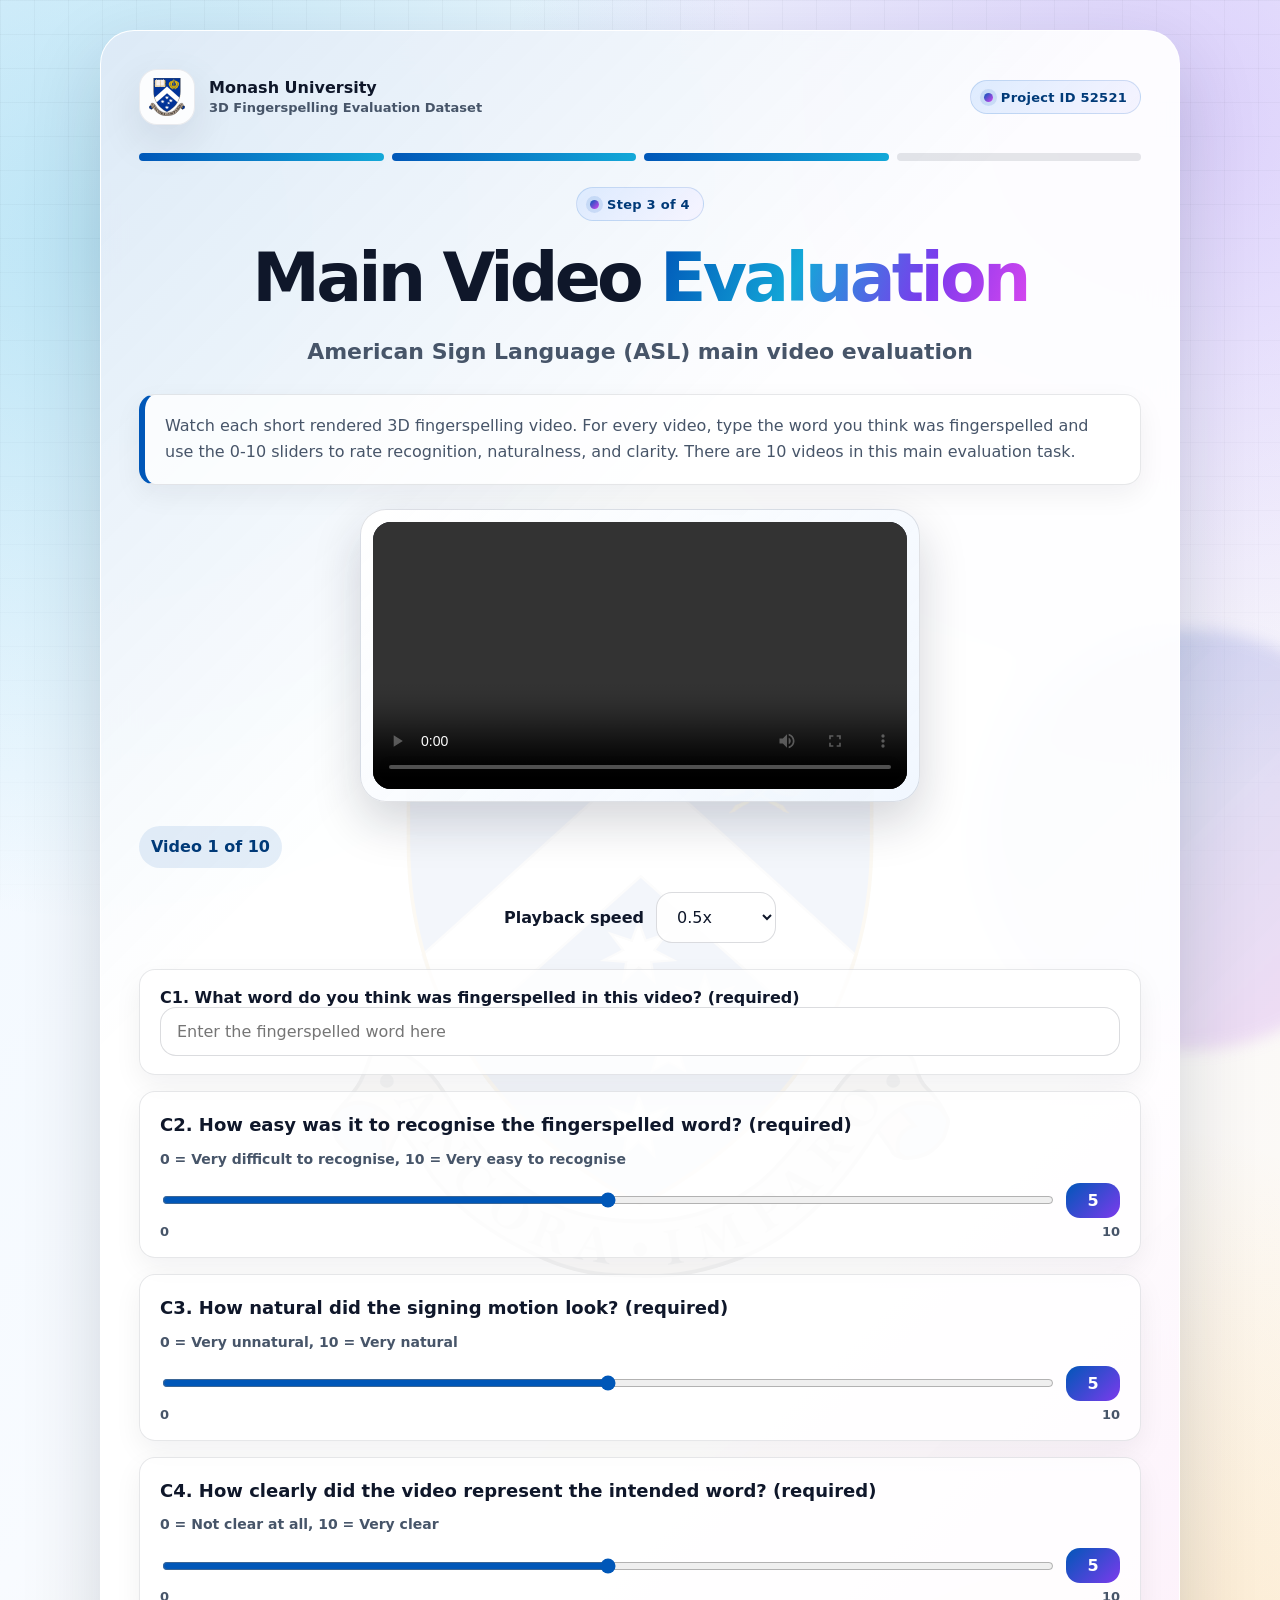
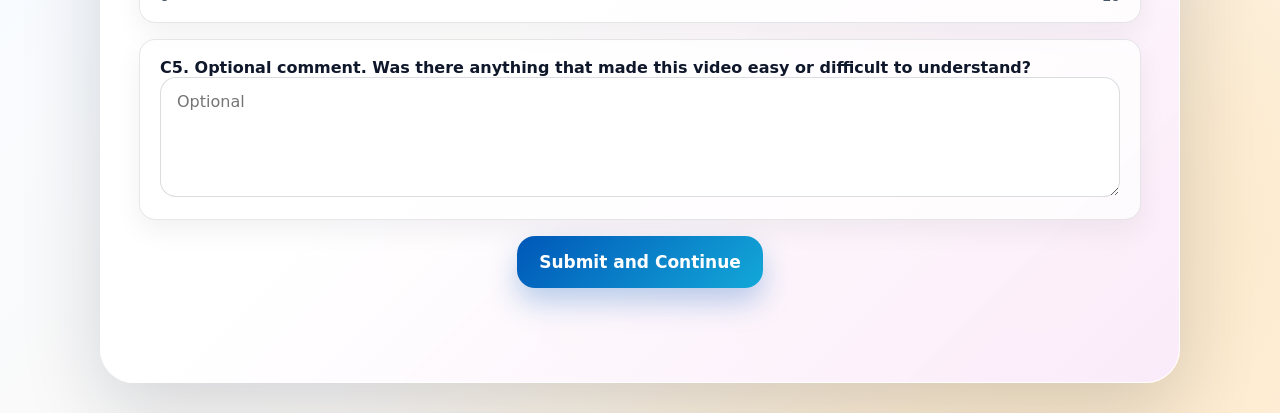
<file: evaluation.html>
<!DOCTYPE html>
<html lang="en">
<head>
  <meta charset="UTF-8">
  <meta name="viewport" content="width=device-width, initial-scale=1.0">
  <title>Main Video Evaluation Task</title>
  <style>

:root{
  --monash:#0057b8;
  --monash-dark:#003a78;
  --sky:#13a8d8;
  --violet:#7c3aed;
  --magenta:#d946ef;
  --amber:#f59e0b;
  --success:#138a5b;
  --ink:#0f172a;
  --muted:#475569;
  --soft:#f8fafc;
  --panel:rgba(255,255,255,.92);
  --panel-strong:#ffffff;
  --line:rgba(15,23,42,.12);
  --shadow:0 28px 80px rgba(15,23,42,.16);
  --shadow-soft:0 16px 44px rgba(15,23,42,.10);
  --radius-xl:34px;
  --radius-lg:24px;
  --radius-md:16px;
  --focus:0 0 0 4px rgba(0,87,184,.22);
}

*{box-sizing:border-box;}

html{scroll-behavior:smooth;}

body{
  margin:0;
  min-height:100vh;
  font-family:Inter, ui-sans-serif, system-ui, -apple-system, BlinkMacSystemFont, "Segoe UI", Arial, Helvetica, sans-serif;
  color:var(--ink);
  background:
    radial-gradient(circle at 8% 12%, rgba(19,168,216,.24), transparent 32%),
    radial-gradient(circle at 92% 6%, rgba(124,58,237,.22), transparent 30%),
    radial-gradient(circle at 80% 90%, rgba(245,158,11,.20), transparent 34%),
    linear-gradient(135deg,#eef7ff 0%,#f8fbff 48%,#fff7ed 100%);
  padding:30px;
  position:relative;
}

body::before{
  content:"";
  position:fixed;
  inset:0;
  pointer-events:none;
  background-image:
    linear-gradient(rgba(15,23,42,.045) 1px, transparent 1px),
    linear-gradient(90deg, rgba(15,23,42,.045) 1px, transparent 1px);
  background-size:34px 34px;
  mask-image:linear-gradient(to bottom, rgba(0,0,0,.75), rgba(0,0,0,.18));
}

body::after{
  content:"";
  position:fixed;
  width:420px;
  height:420px;
  right:-120px;
  bottom:-150px;
  border-radius:50%;
  background:linear-gradient(135deg, rgba(0,87,184,.18), rgba(217,70,239,.16));
  filter:blur(8px);
  pointer-events:none;
}

button,input,textarea,select{font:inherit;}

a{color:inherit;}

.app-shell,.page{
  width:min(1120px,100%);
  margin:0 auto;
  position:relative;
  z-index:1;
}

.app-shell.centered,.home-shell{
  min-height:calc(100vh - 60px);
  display:grid;
  place-items:center;
}

.home-panel,.container,.screening-panel,.evaluation-panel,.header-panel,.content-card,.selection-panel,.completion-card{
  width:min(1080px,100%);
  margin:0 auto;
  background:var(--panel);
  border:1px solid rgba(255,255,255,.78);
  border-radius:var(--radius-xl);
  box-shadow:var(--shadow);
  backdrop-filter:blur(18px);
  position:relative;
  overflow:hidden;
}

.home-panel,.container,.screening-panel,.evaluation-panel,.selection-panel,.completion-card{
  padding:38px;
}

.home-panel::before,.container::before,.screening-panel::before,.evaluation-panel::before,.content-card::before,.completion-card::before{
  content:"";
  position:absolute;
  inset:0;
  background:url("Arms_of_Monash_University.svg") center 45% no-repeat;
  background-size:min(620px,74vw);
  opacity:.045;
  pointer-events:none;
}

.home-panel::after,.container::after,.screening-panel::after,.evaluation-panel::after,.content-card::after,.completion-card::after{
  content:"";
  position:absolute;
  inset:0;
  background:
    linear-gradient(135deg, rgba(0,87,184,.12), transparent 34%),
    linear-gradient(315deg, rgba(217,70,239,.10), transparent 34%);
  pointer-events:none;
}

.content,.panel-content,.home-panel > *, .screening-panel > *, .evaluation-panel > *, .container > *, .content-card > *, .completion-card > *{
  position:relative;
  z-index:1;
}

.brand-row{
  display:flex;
  align-items:center;
  justify-content:space-between;
  gap:18px;
  margin-bottom:28px;
}

.brand-left{
  display:flex;
  align-items:center;
  gap:14px;
}

.logo-tile{
  width:56px;
  height:56px;
  border-radius:18px;
  background:rgba(255,255,255,.88);
  display:grid;
  place-items:center;
  box-shadow:var(--shadow-soft);
  border:1px solid rgba(15,23,42,.08);
  flex:0 0 auto;
}

.logo-tile img{width:38px;height:38px;object-fit:contain;}

.brand-title{font-weight:900;color:var(--ink);line-height:1.15;}
.brand-subtitle{font-size:13px;color:var(--muted);font-weight:800;margin-top:3px;}

.project-pill,.eyebrow{
  display:inline-flex;
  align-items:center;
  gap:8px;
  min-height:34px;
  padding:7px 13px;
  border-radius:999px;
  color:var(--monash-dark);
  background:linear-gradient(135deg, rgba(219,234,254,.92), rgba(245,243,255,.94));
  border:1px solid rgba(0,87,184,.16);
  font-size:13px;
  font-weight:900;
  letter-spacing:.02em;
}

.eyebrow::before,.project-pill::before{
  content:"";
  width:9px;
  height:9px;
  border-radius:50%;
  background:linear-gradient(135deg,var(--monash),var(--magenta));
  box-shadow:0 0 0 4px rgba(0,87,184,.12);
}

h1{
  margin:12px 0 14px;
  font-size:clamp(34px,5.6vw,68px);
  line-height:.98;
  letter-spacing:-.055em;
  color:var(--ink);
}

h1 .accent, .gradient-text{
  background:linear-gradient(110deg,var(--monash) 0%,var(--sky) 38%,var(--violet) 72%,var(--magenta) 100%);
  -webkit-background-clip:text;
  background-clip:text;
  color:transparent;
}

h2{
  margin:0 0 14px;
  font-size:clamp(26px,3.2vw,40px);
  line-height:1.1;
  letter-spacing:-.025em;
}

h3{margin:0 0 12px;font-size:20px;line-height:1.25;color:var(--ink);}

.subtitle,.lead,.instruction,.ready,p,li{
  color:var(--muted);
  line-height:1.65;
}

.lead,.subtitle{font-size:clamp(17px,2vw,22px);font-weight:700;max-width:820px;}

.lead.center,.subtitle.center{text-align:center;margin-left:auto;margin-right:auto;}

.section-title{text-align:center;margin-bottom:24px;}
.section-title .eyebrow{margin-bottom:12px;}

.menu,.menu-grid,.language-menu,.actions{
  display:flex;
  flex-wrap:wrap;
  gap:16px;
  align-items:center;
  justify-content:center;
}

.menu,.menu-grid,.language-menu{margin-top:34px;}

.menu a,.menu-card,.language-menu a,.button,button,.back-link{
  min-height:52px;
  border:0;
  border-radius:18px;
  display:inline-flex;
  align-items:center;
  justify-content:center;
  gap:10px;
  padding:14px 22px;
  text-decoration:none;
  background:linear-gradient(135deg,var(--monash),var(--sky));
  color:#fff;
  font-weight:900;
  font-size:17px;
  box-shadow:0 14px 30px rgba(0,87,184,.28);
  transition:transform .18s ease, box-shadow .18s ease, filter .18s ease;
  cursor:pointer;
}

.menu a:hover,.menu a:focus,.menu-card:hover,.menu-card:focus,.language-menu a:hover,.language-menu a:focus,.button:hover,.button:focus,button:hover,button:focus,.back-link:hover,.back-link:focus{
  transform:translateY(-2px);
  filter:saturate(1.06);
  box-shadow:0 20px 42px rgba(0,87,184,.34);
  outline:none;
}

.menu a:focus-visible,.menu-card:focus-visible,.language-menu a:focus-visible,.button:focus-visible,button:focus-visible,.back-link:focus-visible,input:focus-visible,textarea:focus-visible,select:focus-visible{
  outline:none;
  box-shadow:var(--focus),0 20px 42px rgba(0,87,184,.28);
}

.button.secondary,.back-link,.menu a.secondary,.secondary{
  background:rgba(255,255,255,.9);
  color:var(--ink);
  border:1px solid rgba(15,23,42,.12);
  box-shadow:0 10px 24px rgba(15,23,42,.10);
}

.button.ghost{
  background:rgba(255,255,255,.55);
  color:var(--monash-dark);
  border:1px solid rgba(0,87,184,.16);
  box-shadow:none;
}

.success{color:var(--success);font-weight:900;}

.info-strip{
  display:grid;
  grid-template-columns:repeat(3,minmax(0,1fr));
  gap:12px;
  margin-top:34px;
}

.info-card,.question,.question-card,.notice,.important-note{
  background:rgba(255,255,255,.74);
  border:1px solid rgba(15,23,42,.10);
  border-radius:var(--radius-md);
  padding:18px 20px;
  box-shadow:0 10px 28px rgba(15,23,42,.06);
}

.info-card strong{display:block;color:var(--ink);font-size:15px;margin-bottom:4px;}
.info-card span{color:var(--muted);font-size:14px;font-weight:700;}

form{margin-top:26px;}
.question{margin-top:16px;}
.question h3{color:var(--monash-dark);}

label{
  color:var(--ink);
  font-weight:750;
}

.choice-list label,.question label{
  display:flex;
  align-items:flex-start;
  gap:10px;
  margin:10px 0;
  padding:12px 14px;
  border-radius:14px;
  background:rgba(255,255,255,.72);
  border:1px solid rgba(15,23,42,.08);
  transition:background .15s ease,border-color .15s ease,transform .15s ease;
}

.choice-list label:hover,.question label:hover{
  background:#fff;
  border-color:rgba(0,87,184,.22);
  transform:translateX(2px);
}

input[type="radio"]{margin-top:3px;accent-color:var(--monash);}

input[type="text"],textarea,select{
  width:100%;
  border:1px solid rgba(15,23,42,.15);
  border-radius:16px;
  background:rgba(255,255,255,.92);
  color:var(--ink);
  padding:14px 16px;
  font-size:16px;
  box-shadow:inset 0 1px 0 rgba(255,255,255,.7);
}

textarea{min-height:120px;resize:vertical;}

button:disabled{opacity:.68;cursor:not-allowed;filter:grayscale(.2);}

.participant strong,.participant-code{
  display:inline-flex;
  max-width:100%;
  margin-top:10px;
  padding:10px 14px;
  border-radius:14px;
  background:rgba(15,23,42,.05);
  color:var(--monash-dark);
  overflow-wrap:anywhere;
}

.video-stage,.video-wrap{
  width:min(560px,100%);
  margin:24px auto 14px;
}

.video-wrap{
  border-radius:26px;
  padding:12px;
  background:linear-gradient(135deg,rgba(255,255,255,.95),rgba(239,246,255,.86));
  border:1px solid rgba(15,23,42,.12);
  box-shadow:0 20px 48px rgba(15,23,42,.18);
}

video{
  width:100%;
  display:block;
  border-radius:18px;
  background:#0b1220;
  max-height:440px;
}

.video-count{
  display:inline-flex;
  padding:8px 12px;
  border-radius:999px;
  margin:10px 0 24px;
  background:rgba(0,87,184,.10);
  color:var(--monash-dark);
  font-weight:900;
}

.answer-box{width:min(640px,100%);margin:0 auto;display:grid;gap:14px;}
.answer-box > label{font-size:20px;font-weight:900;text-align:center;}

.speed-row{
  display:flex;
  justify-content:center;
  align-items:center;
  gap:12px;
  margin:0 0 24px;
}
.speed-row select{width:auto;min-width:120px;}

.question-card{margin-bottom:16px;}
.question-title{font-weight:900;color:var(--ink);font-size:18px;margin:0 0 8px;}
.scale-help{font-size:14px;color:var(--muted);font-weight:700;margin:0 0 12px;}
.slider-row{display:grid;grid-template-columns:1fr auto;gap:14px;align-items:center;}
input[type="range"]{width:100%;accent-color:var(--monash);}
.rating-value{min-width:54px;padding:8px 12px;border-radius:14px;background:linear-gradient(135deg,var(--monash),var(--violet));color:white;text-align:center;font-weight:900;}
.scale-labels{display:flex;justify-content:space-between;color:var(--muted);font-size:13px;font-weight:800;margin-top:6px;}
.message{min-height:24px;text-align:center;color:var(--muted);font-weight:850;}
.complete{font-size:22px;color:var(--success);}
.hidden{display:none!important;}

.content-card{padding:34px;margin-top:24px;}
.content-card p,.content-card li{font-size:17px;}
.important-note{border-left:6px solid var(--amber);background:rgba(255,251,235,.82);}
.notice{border-left:6px solid var(--monash);}
footer{position:relative;z-index:1;text-align:center;margin:20px 0 0;color:var(--muted);font-weight:700;font-size:14px;}

.progress-row{
  display:grid;
  grid-template-columns:repeat(4,1fr);
  gap:8px;
  margin:0 0 26px;
}
.progress-step{
  min-height:8px;
  border-radius:999px;
  background:rgba(15,23,42,.10);
  overflow:hidden;
}
.progress-step.active{background:linear-gradient(90deg,var(--monash),var(--sky));}

@media (max-width:820px){
  body{padding:18px;}
  .home-panel,.container,.screening-panel,.evaluation-panel,.selection-panel,.completion-card,.content-card{padding:24px;border-radius:24px;}
  .brand-row{align-items:flex-start;flex-direction:column;}
  .info-strip{grid-template-columns:1fr;}
  .menu,.menu-grid,.language-menu,.actions{display:grid;grid-template-columns:1fr;width:100%;}
  .menu a,.menu-card,.language-menu a,.button,button,.back-link{width:100%;}
  .slider-row{grid-template-columns:1fr;}
  .rating-value{justify-self:center;}
  h1{font-size:clamp(32px,11vw,50px);}
}

  </style>
</head>
<body>
  <main class="page">
    <section class="evaluation-panel">
      <div class="brand-row">
  <div class="brand-left">
    <div class="logo-tile"><img src="Arms_of_Monash_University.svg" alt="Monash University logo"></div>
    <div>
      <div class="brand-title">Monash University</div>
      <div class="brand-subtitle">3D Fingerspelling Evaluation Dataset</div>
    </div>
  </div>
  <div class="project-pill">Project ID 52521</div>
</div>
      <div class="progress-row" aria-label="Progress">
        <div class="progress-step active" id="progress-step-1"></div>
        <div class="progress-step active" id="progress-step-2"></div>
        <div class="progress-step active" id="progress-step-3"></div>
        <div class="progress-step" id="progress-step-4"></div>
      </div>
      <div id="evaluation-header">
        <div class="section-title">
          <span class="eyebrow">Step 3 of 4</span>
          <h1>Main Video <span class="gradient-text">Evaluation</span></h1>
          <p class="subtitle center" id="language-title">Main fingerspelling video evaluation</p>
        </div>
        <div class="instruction notice">
          Watch each short rendered 3D fingerspelling video. For every video, type the word you think was fingerspelled and use the 0-10 sliders to rate recognition, naturalness, and clarity. There are 10 videos in this main evaluation task.
        </div>
      </div>
      <div id="task-area">
        <div class="video-wrap">
          <video id="evaluation-video" controls playsinline preload="metadata">
            <source id="video-source" src="" type="video/mp4">
            Your browser does not support the video tag.
          </video>
        </div>
        <p class="video-count" id="video-count">Video 1 of 10</p>
        <div class="speed-row">
          <label for="playback-speed" style="margin:0;">Playback speed</label>
          <select id="playback-speed">
            <option value="0.25">0.25x</option>
            <option value="0.5" selected>0.5x</option>
            <option value="0.75">0.75x</option>
            <option value="1">1x</option>
            <option value="1.25">1.25x</option>
            <option value="1.5">1.5x</option>
          </select>
        </div>
        <form id="evaluation-form" novalidate>
          <div class="question-card">
            <label for="word-answer">C1. What word do you think was fingerspelled in this video? <span class="required-note">(required)</span></label>
            <input id="word-answer" name="word-answer" type="text" autocomplete="off" placeholder="Enter the fingerspelled word here" required aria-required="true">
          </div>
          <div class="question-card">
            <p class="question-title">C2. How easy was it to recognise the fingerspelled word? <span class="required-note">(required)</span></p>
            <p class="scale-help">0 = Very difficult to recognise, 10 = Very easy to recognise</p>
            <div class="slider-row">
              <input id="recognition-rating" name="recognition-rating" type="range" min="0" max="10" step="1" value="5" required aria-required="true">
              <output class="rating-value" id="recognition-value" for="recognition-rating">5</output>
            </div>
            <div class="scale-labels"><span>0</span><span>10</span></div>
          </div>
          <div class="question-card">
            <p class="question-title">C3. How natural did the signing motion look? <span class="required-note">(required)</span></p>
            <p class="scale-help">0 = Very unnatural, 10 = Very natural</p>
            <div class="slider-row">
              <input id="naturalness-rating" name="naturalness-rating" type="range" min="0" max="10" step="1" value="5" required aria-required="true">
              <output class="rating-value" id="naturalness-value" for="naturalness-rating">5</output>
            </div>
            <div class="scale-labels"><span>0</span><span>10</span></div>
          </div>
          <div class="question-card">
            <p class="question-title">C4. How clearly did the video represent the intended word? <span class="required-note">(required)</span></p>
            <p class="scale-help">0 = Not clear at all, 10 = Very clear</p>
            <div class="slider-row">
              <input id="clarity-rating" name="clarity-rating" type="range" min="0" max="10" step="1" value="5" required aria-required="true">
              <output class="rating-value" id="clarity-value" for="clarity-rating">5</output>
            </div>
            <div class="scale-labels"><span>0</span><span>10</span></div>
          </div>
          <div class="question-card">
            <label for="comment">C5. Optional comment. Was there anything that made this video easy or difficult to understand?</label>
            <textarea id="comment" name="comment" placeholder="Optional"></textarea>
          </div>
          <div class="actions">
            <button id="submit-button" type="submit">Submit and Continue</button>
          </div>
          <p class="message" id="form-message" aria-live="polite"></p>
        </form>
      </div>
      <div id="feedback-area" class="hidden">
        <div class="section-title">
          <span class="eyebrow">Step 4 of 4</span>
          <h1>Final <span class="gradient-text">Feedback</span></h1>
          <p class="subtitle center">Please share your overall feedback about the videos and the evaluation task.</p>
        </div>

        <div class="instruction notice">
          Please answer the following questions based on your experience across all videos in the main evaluation.
        </div>

        <form id="feedback-form" novalidate>
          <div class="question-card">
            <label for="feedback-d1">D1. What features made the fingerspelled words easier to recognise?</label>
            <textarea id="feedback-d1" name="feedback-d1" placeholder="Enter your response"></textarea>
          </div>

          <div class="question-card">
            <label for="feedback-d2">D2. What features made the fingerspelled words harder to recognise?</label>
            <textarea id="feedback-d2" name="feedback-d2" placeholder="Enter your response"></textarea>
          </div>

          <div class="question-card">
            <label for="feedback-d3">D3. Did any of the videos look unnatural? If yes, what made them look unnatural?</label>
            <textarea id="feedback-d3" name="feedback-d3" placeholder="Enter your response"></textarea>
          </div>

          <div class="question-card">
            <label for="feedback-d4">D4. Did any video fail to clearly represent the intended word? If yes, what made the word unclear?</label>
            <textarea id="feedback-d4" name="feedback-d4" placeholder="Enter your response"></textarea>
          </div>

          <div class="question-card">
            <label for="feedback-d5">D5. Were any questions, rating scales, or instructions unclear or difficult to answer?</label>
            <textarea id="feedback-d5" name="feedback-d5" placeholder="Enter your response"></textarea>
          </div>

          <div class="question-card">
            <label for="feedback-d6">D6. Is there anything else you would like to tell us about the videos, the survey, or the 3D fingerspelling dataset?</label>
            <textarea id="feedback-d6" name="feedback-d6" placeholder="Enter your response"></textarea>
          </div>

          <div class="actions">
            <button id="feedback-submit-button" type="submit">Submit Final Feedback</button>
          </div>
          <p class="message" id="feedback-message" aria-live="polite"></p>
        </form>
      </div>

      <div id="complete-area" class="hidden">
        <div class="section-title">
          <span class="eyebrow">Study completed</span>
          <h1>Thank <span class="gradient-text">You</span></h1>
          <p class="subtitle center">Your video evaluations and final feedback have been submitted successfully.</p>
        </div>
        <p class="message complete">You have completed all four steps of the study.</p>

        <div class="question-card">
          <p>If you would like to be contacted for follow-up research studies, please click this link to complete a short form.</p>
          <a href="followup-interest.html" target="_blank" rel="noopener noreferrer">Follow-up interview interest form</a>
        </div>
      </div>
    </section>
  </main>
<script>
    const GOOGLE_SCRIPT_URL = "https://script.google.com/macros/s/AKfycbxkQe99m8zYBvr2MfjFW0rwKmVHvtjaLrlW6s-R6_vLBJzK9pwRgno3Kd0NSuM8r8AG/exec";

    const evaluationVideosByLanguage = {
      ASL: [
        { file: "asl/able.mp4", label: "Video 1" },
        { file: "asl/caution.mp4", label: "Video 2" },
        { file: "asl/cooperate.mp4", label: "Video 3" },
        { file: "asl/fewer.mp4", label: "Video 4" },
        { file: "asl/final.mp4", label: "Video 5" },
        { file: "asl/ground.mp4", label: "Video 6" },
        { file: "asl/happily.mp4", label: "Video 7" },
        { file: "asl/terrific.mp4", label: "Video 8" },
        { file: "asl/uptown.mp4", label: "Video 9" },
        { file: "asl/warm.mp4", label: "Video 10" }
      ],
      Auslan: [
        { file: "auslan/able.mp4", label: "Video 1" },
        { file: "auslan/caution.mp4", label: "Video 2" },
        { file: "auslan/cooperate.mp4", label: "Video 3" },
        { file: "auslan/fewer.mp4", label: "Video 4" },
        { file: "auslan/final.mp4", label: "Video 5" },
        { file: "auslan/ground.mp4", label: "Video 6" },
        { file: "auslan/happily.mp4", label: "Video 7" },
        { file: "auslan/terrific.mp4", label: "Video 8" },
        { file: "auslan/uptown.mp4", label: "Video 9" },
        { file: "auslan/warm.mp4", label: "Video 10" }
      ]
    };

    const languageNames = {
      ASL: "American Sign Language (ASL)",
      Auslan: "Australian Sign Language (Auslan)"
    };

    const form = document.getElementById("evaluation-form");
    const message = document.getElementById("form-message");
    const video = document.getElementById("evaluation-video");
    const videoSource = document.getElementById("video-source");
    const videoCount = document.getElementById("video-count");
    const languageTitle = document.getElementById("language-title");
    const playbackSpeed = document.getElementById("playback-speed");
    const DEFAULT_PLAYBACK_SPEED = 0.5;
    const submitButton = document.getElementById("submit-button");
    const taskArea = document.getElementById("task-area");
    const evaluationHeader = document.getElementById("evaluation-header");
    const feedbackArea = document.getElementById("feedback-area");
    const feedbackForm = document.getElementById("feedback-form");
    const feedbackMessage = document.getElementById("feedback-message");
    const feedbackSubmitButton = document.getElementById("feedback-submit-button");
    const completeArea = document.getElementById("complete-area");
    const progressStep4 = document.getElementById("progress-step-4");

    const feedbackD1 = document.getElementById("feedback-d1");
    const feedbackD2 = document.getElementById("feedback-d2");
    const feedbackD3 = document.getElementById("feedback-d3");
    const feedbackD4 = document.getElementById("feedback-d4");
    const feedbackD5 = document.getElementById("feedback-d5");
    const feedbackD6 = document.getElementById("feedback-d6");

    const wordAnswer = document.getElementById("word-answer");
    const commentInput = document.getElementById("comment");

    const recognitionSlider = document.getElementById("recognition-rating");
    const naturalnessSlider = document.getElementById("naturalness-rating");
    const claritySlider = document.getElementById("clarity-rating");

    const recognitionValue = document.getElementById("recognition-value");
    const naturalnessValue = document.getElementById("naturalness-value");
    const clarityValue = document.getElementById("clarity-value");

    // --- Randomization helpers -------------------------------------------------
    // Fisher-Yates shuffle. Returns a NEW array; never mutates the input,
    // since evaluationVideosByLanguage[...] is the shared source of truth.
    function shuffleArray(array) {
      const shuffled = [...array];
      for (let i = shuffled.length - 1; i > 0; i--) {
        const j = Math.floor(Math.random() * (i + 1));
        [shuffled[i], shuffled[j]] = [shuffled[j], shuffled[i]];
      }
      return shuffled;
    }

    // Randomizes video order once per participant session, then remembers the
    // order in sessionStorage (keyed by language) so a page refresh mid-task
    // resumes the same sequence instead of reshuffling and repeating/skipping videos.
    function getVideoOrder(languageCode, videoList) {
      const storageKey = `video_order_${languageCode}`;
      const stored = sessionStorage.getItem(storageKey);

      if (stored) {
        try {
          const storedFiles = JSON.parse(stored);
          const byFile = Object.fromEntries(videoList.map((v) => [v.file, v]));
          const restored = storedFiles.map((file) => byFile[file]).filter(Boolean);
          if (restored.length === videoList.length) {
            return restored;
          }
        } catch (e) {
          // Fall through and reshuffle if stored data is malformed.
        }
      }

      const shuffled = shuffleArray(videoList);
      sessionStorage.setItem(storageKey, JSON.stringify(shuffled.map((v) => v.file)));
      return shuffled;
    }
    // -----------------------------------------------------------------------

    let selectedLanguage = sessionStorage.getItem("selected_language") || "ASL";
    if (!evaluationVideosByLanguage[selectedLanguage]) {
      selectedLanguage = "ASL";
    }

    const videos = getVideoOrder(selectedLanguage, evaluationVideosByLanguage[selectedLanguage]);
    let currentVideoIndex = 0;
    let feedbackStartTime = null;

    let viewStartTime = Date.now();
    let playCount = 0;
    let pauseCount = 0;
    let seekCount = 0;
    let replayCount = 0;
    let speedChangeCount = 0;

    let firstPlayPosition = "";
    let lastStopPosition = "";
    let activeSegmentStart = null;
    let seekFromPosition = null;
    let lastKnownVideoTime = 0;
    let suppressRateChange = false;

    let viewedSegments = [];
    let seekEvents = [];
    let speedEvents = [];
    let interactionEvents = [];

    function getParticipantId() {
      const existingId = sessionStorage.getItem("participant_id");
      if (existingId) {
        return existingId;
      }

      const newId = crypto.randomUUID
        ? crypto.randomUUID()
        : `participant-${Date.now()}-${Math.random().toString(16).slice(2)}`;

      sessionStorage.setItem("participant_id", newId);
      return newId;
    }

    function updateSliderValue(slider, output) {
      output.textContent = slider.value;
    }

    function roundTime(value) {
      if (!Number.isFinite(value)) {
        return "";
      }
      return Math.round(value * 100) / 100;
    }

    function getVideoDuration() {
      return Number.isFinite(video.duration) ? roundTime(video.duration) : "";
    }

    function getPageTimeMs() {
      return Date.now() - viewStartTime;
    }

    function recordInteraction(type, extra = {}) {
      interactionEvents.push({
        event_index: interactionEvents.length + 1,
        type,
        video_time: roundTime(video.currentTime),
        page_time_ms: getPageTimeMs(),
        playback_speed: Number(video.playbackRate),
        ...extra
      });
    }

    function startViewedSegment() {
      if (activeSegmentStart === null) {
        activeSegmentStart = video.currentTime;
      }
    }

    function closeViewedSegment(reason, endOverride = null) {
      if (activeSegmentStart === null) {
        return;
      }

      const rawEnd = endOverride !== null ? endOverride : video.currentTime;
      const start = roundTime(activeSegmentStart);
      const end = roundTime(rawEnd);

      if (start !== "" && end !== "" && end > start) {
        viewedSegments.push({
          segment_index: viewedSegments.length + 1,
          start,
          end,
          duration: roundTime(end - start),
          playback_speed: Number(video.playbackRate),
          reason
        });

        lastStopPosition = end;
      }

      activeSegmentStart = null;
    }

    function getTotalViewedSeconds() {
      return roundTime(
        viewedSegments.reduce((total, segment) => {
          const duration = Number(segment.duration);
          return total + (Number.isFinite(duration) ? duration : 0);
        }, 0)
      );
    }

    function getUniqueViewedSeconds() {
      const ranges = viewedSegments
        .map((segment) => [Number(segment.start), Number(segment.end)])
        .filter((range) => Number.isFinite(range[0]) && Number.isFinite(range[1]) && range[1] > range[0])
        .sort((a, b) => a[0] - b[0]);

      if (ranges.length === 0) {
        return 0;
      }

      const merged = [];
      for (const range of ranges) {
        const previous = merged[merged.length - 1];

        if (!previous || range[0] > previous[1]) {
          merged.push([...range]);
        } else {
          previous[1] = Math.max(previous[1], range[1]);
        }
      }

      return roundTime(
        merged.reduce((total, range) => total + (range[1] - range[0]), 0)
      );
    }

    recognitionSlider.addEventListener("input", () => updateSliderValue(recognitionSlider, recognitionValue));
    naturalnessSlider.addEventListener("input", () => updateSliderValue(naturalnessSlider, naturalnessValue));
    claritySlider.addEventListener("input", () => updateSliderValue(claritySlider, clarityValue));

    video.addEventListener("loadedmetadata", () => {
      lastKnownVideoTime = 0;
    });

    video.addEventListener("play", () => {
      playCount += 1;

      if (firstPlayPosition === "") {
        firstPlayPosition = roundTime(video.currentTime);
      }

      lastKnownVideoTime = video.currentTime;
      startViewedSegment();
      recordInteraction("play");
    });

    video.addEventListener("pause", () => {
      if (!video.ended) {
        pauseCount += 1;
        closeViewedSegment("pause");
        lastKnownVideoTime = video.currentTime;
        lastStopPosition = roundTime(video.currentTime);
        recordInteraction("pause");
      }
    });

    video.addEventListener("ended", () => {
      closeViewedSegment("ended");
      lastKnownVideoTime = video.currentTime;
      lastStopPosition = roundTime(video.currentTime);
      recordInteraction("ended");
    });

    video.addEventListener("seeking", () => {
      // Browsers may fire many seeking events while the progress bar is dragged.
      // Preserve only the original position for this completed seek.
      if (seekFromPosition !== null) {
        return;
      }

      const fromPosition = Number.isFinite(lastKnownVideoTime)
        ? lastKnownVideoTime
        : video.currentTime;

      seekFromPosition = roundTime(fromPosition);
      closeViewedSegment("seek_start", fromPosition);
    });

    video.addEventListener("seeked", () => {
      const seekToPosition = roundTime(video.currentTime);

      if (seekFromPosition !== null) {
        seekCount += 1;

        if (seekToPosition < seekFromPosition - 1) {
          replayCount += 1;
        }

        seekEvents.push({
          event_index: seekEvents.length + 1,
          from: seekFromPosition,
          to: seekToPosition,
          page_time_ms: getPageTimeMs(),
          playback_speed: Number(video.playbackRate)
        });

        recordInteraction("seek", {
          from: seekFromPosition,
          to: seekToPosition
        });
      }

      seekFromPosition = null;
      lastKnownVideoTime = video.currentTime;

      if (!video.paused && !video.ended) {
        startViewedSegment();
      }
    });

    video.addEventListener("timeupdate", () => {
      lastKnownVideoTime = video.currentTime;
    });

    video.addEventListener("ratechange", () => {
      if (suppressRateChange) {
        return;
      }

      closeViewedSegment("speed_change");

      const newSpeed = Number(video.playbackRate);
      speedChangeCount += 1;

      const matchingOption = Array.from(playbackSpeed.options).find(
        (option) => Number(option.value) === newSpeed
      );
      if (matchingOption) {
        playbackSpeed.value = matchingOption.value;
      }

      speedEvents.push({
        event_index: speedEvents.length + 1,
        speed: newSpeed,
        video_time: roundTime(video.currentTime),
        page_time_ms: getPageTimeMs()
      });

      recordInteraction("speed_change", { speed: newSpeed });

      if (!video.paused && !video.ended) {
        startViewedSegment();
      }
    });

    playbackSpeed.addEventListener("change", () => {
      video.playbackRate = Number(playbackSpeed.value);
    });

    function resetInteractionTracking() {
      viewStartTime = Date.now();

      playCount = 0;
      pauseCount = 0;
      seekCount = 0;
      replayCount = 0;
      speedChangeCount = 0;

      firstPlayPosition = "";
      lastStopPosition = "";
      activeSegmentStart = null;
      seekFromPosition = null;
      lastKnownVideoTime = 0;

      viewedSegments = [];
      seekEvents = [];
      speedEvents = [];
      interactionEvents = [];

      suppressRateChange = true;
      playbackSpeed.value = String(DEFAULT_PLAYBACK_SPEED);
      video.defaultPlaybackRate = DEFAULT_PLAYBACK_SPEED;
      video.playbackRate = DEFAULT_PLAYBACK_SPEED;
      setTimeout(() => { suppressRateChange = false; }, 0);

      speedEvents.push({
        event_index: 1,
        speed: DEFAULT_PLAYBACK_SPEED,
        video_time: 0,
        page_time_ms: 0
      });
    }

    function showCurrentVideo() {
      const currentVideo = videos[currentVideoIndex];

      video.pause();
      videoSource.src = currentVideo.file;
      video.load();

      videoCount.textContent = `Video ${currentVideoIndex + 1} of ${videos.length}`;
      languageTitle.textContent = `${languageNames[selectedLanguage]} main video evaluation`;

      wordAnswer.value = "";
      commentInput.value = "";
      recognitionSlider.value = "5";
      naturalnessSlider.value = "5";
      claritySlider.value = "5";

      updateSliderValue(recognitionSlider, recognitionValue);
      updateSliderValue(naturalnessSlider, naturalnessValue);
      updateSliderValue(claritySlider, clarityValue);

      message.textContent = "";
      message.classList.remove("error");
      wordAnswer.classList.remove("field-error");
      recognitionSlider.classList.remove("field-error");
      naturalnessSlider.classList.remove("field-error");
      claritySlider.classList.remove("field-error");
      submitButton.disabled = false;
      submitButton.textContent = currentVideoIndex === videos.length - 1
        ? "Submit Final Evaluation Response"
        : "Submit and Continue";

      resetInteractionTracking();
      wordAnswer.focus();
    }

    function appendFormField(payload, name, value) {
      payload.append(name, value === undefined || value === null ? "" : String(value));
    }

    function validateEvaluationForm() {
      const missing = [];

      wordAnswer.classList.remove("field-error");
      recognitionSlider.classList.remove("field-error");
      naturalnessSlider.classList.remove("field-error");
      claritySlider.classList.remove("field-error");
      message.classList.remove("error");

      if (!wordAnswer.value.trim()) {
        missing.push("C1. Please type the word you think was fingerspelled.");
        wordAnswer.classList.add("field-error");
      }

      if (recognitionSlider.value === "") {
        missing.push("C2. Please rate how easy it was to recognise the word.");
        recognitionSlider.classList.add("field-error");
      }

      if (naturalnessSlider.value === "") {
        missing.push("C3. Please rate how natural the signing motion looked.");
        naturalnessSlider.classList.add("field-error");
      }

      if (claritySlider.value === "") {
        missing.push("C4. Please rate how clearly the video represented the intended word.");
        claritySlider.classList.add("field-error");
      }

      if (missing.length > 0) {
        message.classList.add("error");
        message.innerHTML = "<strong>Please complete the required question(s):</strong><br>" + missing.join("<br>");
        const firstProblemField = document.querySelector(".field-error");
        if (firstProblemField) {
          firstProblemField.focus();
          firstProblemField.scrollIntoView({ behavior: "smooth", block: "center" });
        }
        return false;
      }

      message.textContent = "";
      return true;
    }

    function buildEvaluationPayload() {
      const currentVideo = videos[currentVideoIndex];
      const answer = wordAnswer.value.trim();
      const comment = commentInput.value.trim();

      closeViewedSegment("submit");
      lastKnownVideoTime = video.currentTime;
      lastStopPosition = roundTime(video.currentTime);
      recordInteraction("submit");

      const timeSpentSeconds = Math.round((Date.now() - viewStartTime) / 1000);
      const participantId = getParticipantId();

      const payload = new FormData();

      appendFormField(payload, "action", "evaluation");
      appendFormField(payload, "section", "evaluation");
      appendFormField(payload, "part", "Part C");
      appendFormField(payload, "interaction_schema_version", "v7_compact_seeklogic");

      appendFormField(payload, "participant_id", participantId);
      appendFormField(payload, "participantID", participantId);
      appendFormField(payload, "language", languageNames[selectedLanguage]);
      appendFormField(payload, "selected_language_code", selectedLanguage);
      appendFormField(payload, "video", currentVideo.file);
      appendFormField(payload, "video_label", currentVideo.label);
      appendFormField(payload, "video_position_in_sequence", currentVideoIndex + 1);

      appendFormField(payload, "word_answer", answer);
      appendFormField(payload, "recognition_rating", recognitionSlider.value);
      appendFormField(payload, "naturalness_rating", naturalnessSlider.value);
      appendFormField(payload, "clarity_rating", claritySlider.value);
      appendFormField(payload, "comment", comment);

      appendFormField(payload, "play_count", playCount);
      appendFormField(payload, "pause_count", pauseCount);
      appendFormField(payload, "seek_count", seekCount);
      appendFormField(payload, "replay_count", replayCount);
      appendFormField(payload, "speed_change_count", speedChangeCount);
      appendFormField(payload, "time_spent_seconds", timeSpentSeconds);

      appendFormField(payload, "playback_speed_at_submit", video.playbackRate);
      appendFormField(payload, "video_duration_seconds", getVideoDuration());
      appendFormField(payload, "first_play_position_seconds", firstPlayPosition);
      appendFormField(payload, "last_stop_position_seconds", lastStopPosition);
      appendFormField(payload, "total_viewed_seconds", getTotalViewedSeconds());
      appendFormField(payload, "unique_viewed_seconds", getUniqueViewedSeconds());

      appendFormField(payload, "viewed_segments_json", JSON.stringify(viewedSegments));
      appendFormField(payload, "seek_events_json", JSON.stringify(seekEvents));
      appendFormField(payload, "speed_history_json", JSON.stringify(speedEvents));
      appendFormField(payload, "interaction_count", interactionEvents.length);
      appendFormField(payload, "interaction_events_json", JSON.stringify(interactionEvents));

      appendFormField(payload, "question", "Main Video Evaluation Task");
      appendFormField(
        payload,
        "response",
        `Word: ${answer} | Recognition: ${recognitionSlider.value} | Naturalness: ${naturalnessSlider.value} | Clarity: ${claritySlider.value} | Comment: ${comment}`
      );

      return payload;
    }

    function sendEvaluationPayload(payload) {
      // Fire-and-forget: we intentionally do NOT await this fetch before
      // moving the participant on to the next step. mode: "no-cors" means
      // we can't read a real success/failure status anyway, so blocking the
      // UI on it only adds delay without adding certainty. Errors are still
      // logged to the console for debugging.
      fetch(GOOGLE_SCRIPT_URL, {
        method: "POST",
        mode: "no-cors",
        body: payload
      }).catch((error) => {
        console.error("Background submission failed:", error);
      });
    }

    function showFinalFeedback() {
      sessionStorage.setItem("evaluation_complete", "true");
      taskArea.classList.add("hidden");
      evaluationHeader.classList.add("hidden");
      feedbackArea.classList.remove("hidden");
      completeArea.classList.add("hidden");
      progressStep4.classList.add("active");
      feedbackStartTime = Date.now();
      feedbackMessage.textContent = "";
      feedbackSubmitButton.disabled = false;
      feedbackSubmitButton.textContent = "Submit Final Feedback";
      window.scrollTo({ top: 0, behavior: "smooth" });
      setTimeout(() => feedbackD1.focus(), 350);
    }

    function buildFeedbackPayload() {
      const participantId = getParticipantId();
      const d1 = feedbackD1.value.trim();
      const d2 = feedbackD2.value.trim();
      const d3 = feedbackD3.value.trim();
      const d4 = feedbackD4.value.trim();
      const d5 = feedbackD5.value.trim();
      const d6 = feedbackD6.value.trim();
      const timeSpentSeconds = feedbackStartTime
        ? Math.round((Date.now() - feedbackStartTime) / 1000)
        : 0;

      const payload = new FormData();
      appendFormField(payload, "action", "final_feedback");
      appendFormField(payload, "section", "feedback");
      appendFormField(payload, "part", "Part D");
      appendFormField(payload, "participant_id", participantId);
      appendFormField(payload, "participantID", participantId);
      appendFormField(payload, "language", languageNames[selectedLanguage]);
      appendFormField(payload, "selected_language_code", selectedLanguage);
      appendFormField(payload, "question", "Final Feedback Survey");
      appendFormField(payload, "d1_easier_to_recognise", d1);
      appendFormField(payload, "d2_harder_to_recognise", d2);
      appendFormField(payload, "d3_unnatural_videos", d3);
      appendFormField(payload, "d4_unclear_intended_word", d4);
      appendFormField(payload, "d5_unclear_questions_or_instructions", d5);
      appendFormField(payload, "d6_additional_feedback", d6);
      appendFormField(payload, "time_spent_seconds", timeSpentSeconds);
      appendFormField(
        payload,
        "response",
        `D1: ${d1} | D2: ${d2} | D3: ${d3} | D4: ${d4} | D5: ${d5} | D6: ${d6}`
      );
      return payload;
    }

    feedbackForm.addEventListener("submit", (event) => {
      event.preventDefault();

      const payload = buildFeedbackPayload();
      feedbackSubmitButton.disabled = true;
      feedbackSubmitButton.textContent = "Submitted";

      sendEvaluationPayload(payload);

      sessionStorage.setItem("feedback_complete", "true");
      feedbackArea.classList.add("hidden");
      completeArea.classList.remove("hidden");
      window.scrollTo({ top: 0, behavior: "smooth" });
    });

    form.addEventListener("submit", (event) => {
      event.preventDefault();

      if (!validateEvaluationForm()) {
        return;
      }

      const payload = buildEvaluationPayload();

      message.classList.remove("error");
      submitButton.disabled = true;

      sendEvaluationPayload(payload);

      if (currentVideoIndex < videos.length - 1) {
        currentVideoIndex += 1;
        showCurrentVideo();
        message.textContent = "Response submitted. Please evaluate the next video.";
      } else {
        showFinalFeedback();
      }
    });

    showCurrentVideo();
  </script>
</body>
</html>
</file>
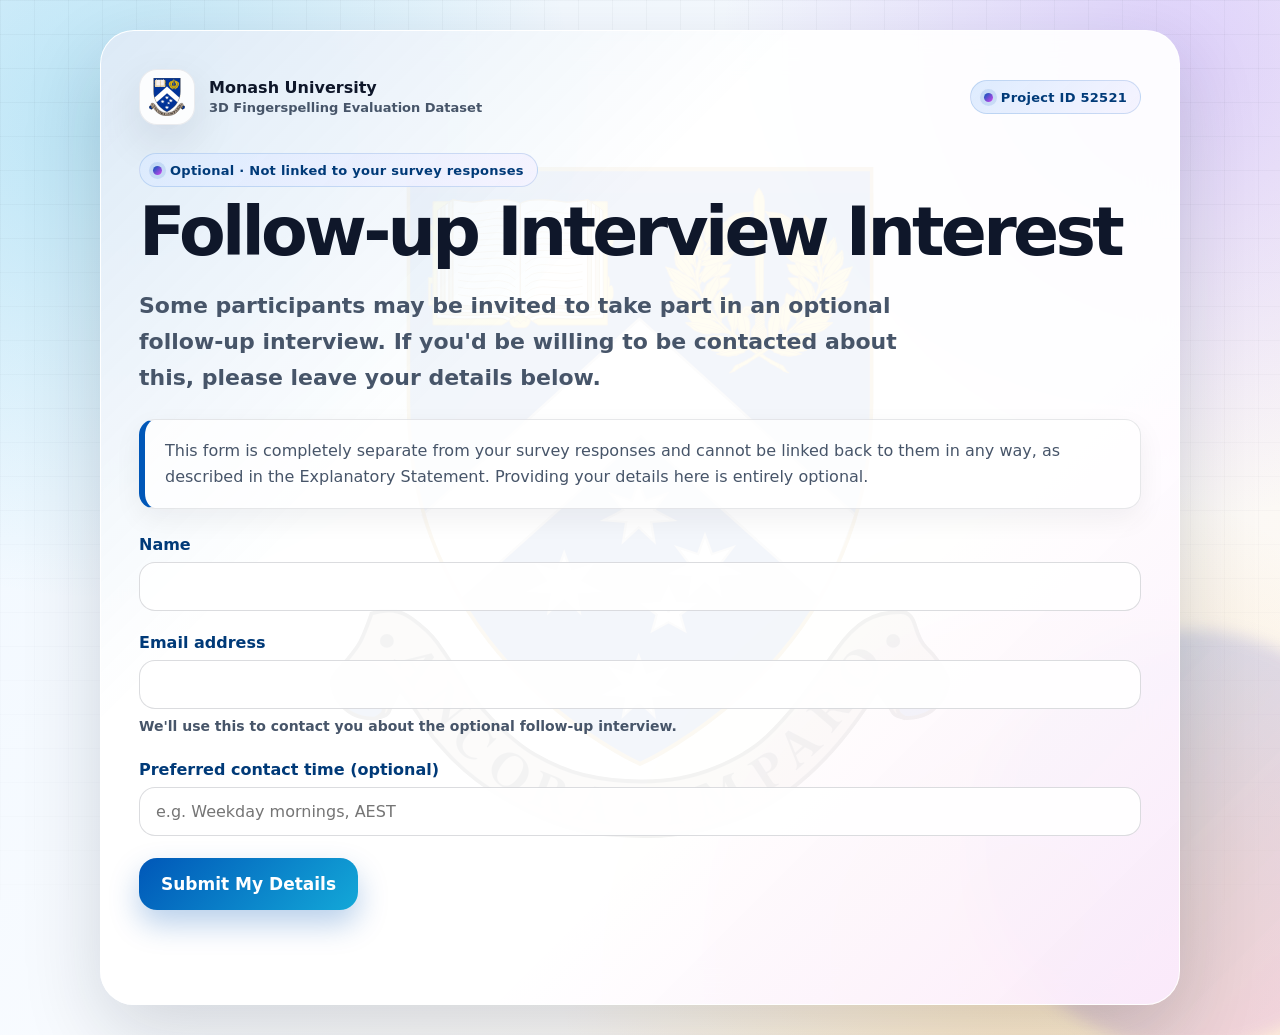
<file: followup-interest.html>
<!DOCTYPE html>
<html lang="en">
<head>
  <meta charset="UTF-8">
  <meta name="viewport" content="width=device-width, initial-scale=1.0">
  <title>Follow-up Interview Interest</title>
  <style>

:root{
  --monash:#0057b8;
  --monash-dark:#003a78;
  --sky:#13a8d8;
  --violet:#7c3aed;
  --magenta:#d946ef;
  --amber:#f59e0b;
  --success:#138a5b;
  --ink:#0f172a;
  --muted:#475569;
  --soft:#f8fafc;
  --panel:rgba(255,255,255,.92);
  --panel-strong:#ffffff;
  --line:rgba(15,23,42,.12);
  --shadow:0 28px 80px rgba(15,23,42,.16);
  --shadow-soft:0 16px 44px rgba(15,23,42,.10);
  --radius-xl:34px;
  --radius-lg:24px;
  --radius-md:16px;
  --focus:0 0 0 4px rgba(0,87,184,.22);
}

*{box-sizing:border-box;}

html{scroll-behavior:smooth;}

body{
  margin:0;
  min-height:100vh;
  font-family:Inter, ui-sans-serif, system-ui, -apple-system, BlinkMacSystemFont, "Segoe UI", Arial, Helvetica, sans-serif;
  color:var(--ink);
  background:
    radial-gradient(circle at 8% 12%, rgba(19,168,216,.24), transparent 32%),
    radial-gradient(circle at 92% 6%, rgba(124,58,237,.22), transparent 30%),
    radial-gradient(circle at 80% 90%, rgba(245,158,11,.20), transparent 34%),
    linear-gradient(135deg,#eef7ff 0%,#f8fbff 48%,#fff7ed 100%);
  padding:30px;
  position:relative;
}

body::before{
  content:"";
  position:fixed;
  inset:0;
  pointer-events:none;
  background-image:
    linear-gradient(rgba(15,23,42,.045) 1px, transparent 1px),
    linear-gradient(90deg, rgba(15,23,42,.045) 1px, transparent 1px);
  background-size:34px 34px;
  mask-image:linear-gradient(to bottom, rgba(0,0,0,.75), rgba(0,0,0,.18));
}

body::after{
  content:"";
  position:fixed;
  width:420px;
  height:420px;
  right:-120px;
  bottom:-150px;
  border-radius:50%;
  background:linear-gradient(135deg, rgba(0,87,184,.18), rgba(217,70,239,.16));
  filter:blur(8px);
  pointer-events:none;
}

button,input,textarea,select{font:inherit;}

a{color:inherit;}

.app-shell,.page{
  width:min(1120px,100%);
  margin:0 auto;
  position:relative;
  z-index:1;
}

.app-shell.centered,.home-shell{
  min-height:calc(100vh - 60px);
  display:grid;
  place-items:center;
}

.home-panel,.container,.screening-panel,.evaluation-panel,.header-panel,.content-card,.selection-panel,.completion-card{
  width:min(1080px,100%);
  margin:0 auto;
  background:var(--panel);
  border:1px solid rgba(255,255,255,.78);
  border-radius:var(--radius-xl);
  box-shadow:var(--shadow);
  backdrop-filter:blur(18px);
  position:relative;
  overflow:hidden;
}

.home-panel,.container,.screening-panel,.evaluation-panel,.selection-panel,.completion-card{
  padding:38px;
}

.home-panel::before,.container::before,.screening-panel::before,.evaluation-panel::before,.content-card::before,.completion-card::before{
  content:"";
  position:absolute;
  inset:0;
  background:url("Arms_of_Monash_University.svg") center 45% no-repeat;
  background-size:min(620px,74vw);
  opacity:.045;
  pointer-events:none;
}

.home-panel::after,.container::after,.screening-panel::after,.evaluation-panel::after,.content-card::after,.completion-card::after{
  content:"";
  position:absolute;
  inset:0;
  background:
    linear-gradient(135deg, rgba(0,87,184,.12), transparent 34%),
    linear-gradient(315deg, rgba(217,70,239,.10), transparent 34%);
  pointer-events:none;
}

.content,.panel-content,.home-panel > *, .screening-panel > *, .evaluation-panel > *, .container > *, .content-card > *, .completion-card > *{
  position:relative;
  z-index:1;
}

.brand-row{
  display:flex;
  align-items:center;
  justify-content:space-between;
  gap:18px;
  margin-bottom:28px;
}

.brand-left{
  display:flex;
  align-items:center;
  gap:14px;
}

.logo-tile{
  width:56px;
  height:56px;
  border-radius:18px;
  background:rgba(255,255,255,.88);
  display:grid;
  place-items:center;
  box-shadow:var(--shadow-soft);
  border:1px solid rgba(15,23,42,.08);
  flex:0 0 auto;
}

.logo-tile img{width:38px;height:38px;object-fit:contain;}

.brand-title{font-weight:900;color:var(--ink);line-height:1.15;}
.brand-subtitle{font-size:13px;color:var(--muted);font-weight:800;margin-top:3px;}

.project-pill,.eyebrow{
  display:inline-flex;
  align-items:center;
  gap:8px;
  min-height:34px;
  padding:7px 13px;
  border-radius:999px;
  color:var(--monash-dark);
  background:linear-gradient(135deg, rgba(219,234,254,.92), rgba(245,243,255,.94));
  border:1px solid rgba(0,87,184,.16);
  font-size:13px;
  font-weight:900;
  letter-spacing:.02em;
}

.eyebrow::before,.project-pill::before{
  content:"";
  width:9px;
  height:9px;
  border-radius:50%;
  background:linear-gradient(135deg,var(--monash),var(--magenta));
  box-shadow:0 0 0 4px rgba(0,87,184,.12);
}

h1{
  margin:12px 0 14px;
  font-size:clamp(34px,5.6vw,68px);
  line-height:.98;
  letter-spacing:-.055em;
  color:var(--ink);
}

h1 .accent, .gradient-text{
  background:linear-gradient(110deg,var(--monash) 0%,var(--sky) 38%,var(--violet) 72%,var(--magenta) 100%);
  -webkit-background-clip:text;
  background-clip:text;
  color:transparent;
}

h2{
  margin:0 0 14px;
  font-size:clamp(26px,3.2vw,40px);
  line-height:1.1;
  letter-spacing:-.025em;
}

h3{margin:0 0 12px;font-size:20px;line-height:1.25;color:var(--ink);}

.subtitle,.lead,.instruction,.ready,p,li{
  color:var(--muted);
  line-height:1.65;
}

.lead,.subtitle{font-size:clamp(17px,2vw,22px);font-weight:700;max-width:820px;}

.lead.center,.subtitle.center{text-align:center;margin-left:auto;margin-right:auto;}

.section-title{text-align:center;margin-bottom:24px;}
.section-title .eyebrow{margin-bottom:12px;}

.menu,.menu-grid,.language-menu,.actions{
  display:flex;
  flex-wrap:wrap;
  gap:16px;
  align-items:center;
  justify-content:center;
}

.menu,.menu-grid,.language-menu{margin-top:34px;}

.menu a,.menu-card,.language-menu a,.button,button,.back-link{
  min-height:52px;
  border:0;
  border-radius:18px;
  display:inline-flex;
  align-items:center;
  justify-content:center;
  gap:10px;
  padding:14px 22px;
  text-decoration:none;
  background:linear-gradient(135deg,var(--monash),var(--sky));
  color:#fff;
  font-weight:900;
  font-size:17px;
  box-shadow:0 14px 30px rgba(0,87,184,.28);
  transition:transform .18s ease, box-shadow .18s ease, filter .18s ease;
  cursor:pointer;
}

.menu a:hover,.menu a:focus,.menu-card:hover,.menu-card:focus,.language-menu a:hover,.language-menu a:focus,.button:hover,.button:focus,button:hover,button:focus,.back-link:hover,.back-link:focus{
  transform:translateY(-2px);
  filter:saturate(1.06);
  box-shadow:0 20px 42px rgba(0,87,184,.34);
  outline:none;
}

.menu a:focus-visible,.menu-card:focus-visible,.language-menu a:focus-visible,.button:focus-visible,button:focus-visible,.back-link:focus-visible,input:focus-visible,textarea:focus-visible,select:focus-visible{
  outline:none;
  box-shadow:var(--focus),0 20px 42px rgba(0,87,184,.28);
}

.button.secondary,.back-link,.menu a.secondary,.secondary{
  background:rgba(255,255,255,.9);
  color:var(--ink);
  border:1px solid rgba(15,23,42,.12);
  box-shadow:0 10px 24px rgba(15,23,42,.10);
}

.button.ghost{
  background:rgba(255,255,255,.55);
  color:var(--monash-dark);
  border:1px solid rgba(0,87,184,.16);
  box-shadow:none;
}

.success{color:var(--success);font-weight:900;}

.info-strip{
  display:grid;
  grid-template-columns:repeat(3,minmax(0,1fr));
  gap:12px;
  margin-top:34px;
}

.info-card,.question,.question-card,.notice,.important-note{
  background:rgba(255,255,255,.74);
  border:1px solid rgba(15,23,42,.10);
  border-radius:var(--radius-md);
  padding:18px 20px;
  box-shadow:0 10px 28px rgba(15,23,42,.06);
}

.info-card strong{display:block;color:var(--ink);font-size:15px;margin-bottom:4px;}
.info-card span{color:var(--muted);font-size:14px;font-weight:700;}

form{margin-top:26px;}
.question{margin-top:16px;}
.question h3{color:var(--monash-dark);}

label{
  color:var(--ink);
  font-weight:750;
}

.choice-list label,.question label{
  display:flex;
  align-items:flex-start;
  gap:10px;
  margin:10px 0;
  padding:12px 14px;
  border-radius:14px;
  background:rgba(255,255,255,.72);
  border:1px solid rgba(15,23,42,.08);
  transition:background .15s ease,border-color .15s ease,transform .15s ease;
}

.choice-list label:hover,.question label:hover{
  background:#fff;
  border-color:rgba(0,87,184,.22);
  transform:translateX(2px);
}

input[type="radio"]{margin-top:3px;accent-color:var(--monash);}

input[type="text"],textarea,select{
  width:100%;
  border:1px solid rgba(15,23,42,.15);
  border-radius:16px;
  background:rgba(255,255,255,.92);
  color:var(--ink);
  padding:14px 16px;
  font-size:16px;
  box-shadow:inset 0 1px 0 rgba(255,255,255,.7);
}

textarea{min-height:120px;resize:vertical;}

button:disabled{opacity:.68;cursor:not-allowed;filter:grayscale(.2);}

.participant strong,.participant-code{
  display:inline-flex;
  max-width:100%;
  margin-top:10px;
  padding:10px 14px;
  border-radius:14px;
  background:rgba(15,23,42,.05);
  color:var(--monash-dark);
  overflow-wrap:anywhere;
}

.video-stage,.video-wrap{
  width:min(560px,100%);
  margin:24px auto 14px;
}

.video-wrap{
  border-radius:26px;
  padding:12px;
  background:linear-gradient(135deg,rgba(255,255,255,.95),rgba(239,246,255,.86));
  border:1px solid rgba(15,23,42,.12);
  box-shadow:0 20px 48px rgba(15,23,42,.18);
}

video{
  width:100%;
  display:block;
  border-radius:18px;
  background:#0b1220;
  max-height:440px;
}

.video-count{
  display:inline-flex;
  padding:8px 12px;
  border-radius:999px;
  margin:10px 0 24px;
  background:rgba(0,87,184,.10);
  color:var(--monash-dark);
  font-weight:900;
}

.answer-box{width:min(640px,100%);margin:0 auto;display:grid;gap:14px;}
.answer-box > label{font-size:20px;font-weight:900;text-align:center;}

.speed-row{
  display:flex;
  justify-content:center;
  align-items:center;
  gap:12px;
  margin:0 0 24px;
}
.speed-row select{width:auto;min-width:120px;}

.question-card{margin-bottom:16px;}
.question-title{font-weight:900;color:var(--ink);font-size:18px;margin:0 0 8px;}
.scale-help{font-size:14px;color:var(--muted);font-weight:700;margin:0 0 12px;}
.slider-row{display:grid;grid-template-columns:1fr auto;gap:14px;align-items:center;}
input[type="range"]{width:100%;accent-color:var(--monash);}
.rating-value{min-width:54px;padding:8px 12px;border-radius:14px;background:linear-gradient(135deg,var(--monash),var(--violet));color:white;text-align:center;font-weight:900;}
.scale-labels{display:flex;justify-content:space-between;color:var(--muted);font-size:13px;font-weight:800;margin-top:6px;}
.message{min-height:24px;text-align:center;color:var(--muted);font-weight:850;}
.complete{font-size:22px;color:var(--success);}
.hidden{display:none!important;}

.content-card{padding:34px;margin-top:24px;}
.content-card p,.content-card li{font-size:17px;}
.important-note{border-left:6px solid var(--amber);background:rgba(255,251,235,.82);}
.notice{border-left:6px solid var(--monash);}
footer{position:relative;z-index:1;text-align:center;margin:20px 0 0;color:var(--muted);font-weight:700;font-size:14px;}

.progress-row{
  display:grid;
  grid-template-columns:repeat(4,1fr);
  gap:8px;
  margin:0 0 26px;
}
.progress-step{
  min-height:8px;
  border-radius:999px;
  background:rgba(15,23,42,.10);
  overflow:hidden;
}
.progress-step.active{background:linear-gradient(90deg,var(--monash),var(--sky));}

@media (max-width:820px){
  body{padding:18px;}
  .home-panel,.container,.screening-panel,.evaluation-panel,.selection-panel,.completion-card,.content-card{padding:24px;border-radius:24px;}
  .brand-row{align-items:flex-start;flex-direction:column;}
  .info-strip{grid-template-columns:1fr;}
  .menu,.menu-grid,.language-menu,.actions{display:grid;grid-template-columns:1fr;width:100%;}
  .menu a,.menu-card,.language-menu a,.button,button,.back-link{width:100%;}
  .slider-row{grid-template-columns:1fr;}
  .rating-value{justify-self:center;}
  h1{font-size:clamp(32px,11vw,50px);}
}


.required-note{
  margin:12px 0 22px;
  color:#b91c1c;
  font-size:14px;
  font-weight:900;
}

.form-error-summary{
  margin:0 0 22px;
  padding:16px 18px;
  border:1px solid rgba(185,28,28,.28);
  border-left:6px solid #dc2626;
  border-radius:18px;
  background:rgba(254,242,242,.96);
  color:#991b1b;
  font-weight:850;
  line-height:1.55;
  box-shadow:0 14px 30px rgba(185,28,28,.10);
}

.form-error-summary[hidden],
.field-error-message[hidden]{
  display:none!important;
}

.question.has-error{
  border-color:rgba(220,38,38,.42);
  background:rgba(254,242,242,.82);
  box-shadow:0 16px 34px rgba(185,28,28,.10);
}

.question.has-error h3{
  color:#991b1b;
}

.question.has-error .choice-list label{
  border-color:rgba(220,38,38,.30);
  background:#fff7f7;
}

.field-error-message{
  margin:12px 0 0;
  color:#b91c1c;
  font-size:14px;
  font-weight:900;
  line-height:1.45;
}

  </style>

<style>
input[type="email"]{
  width:100%;
  border:1px solid rgba(15,23,42,.15);
  border-radius:16px;
  background:rgba(255,255,255,.92);
  color:var(--ink);
  padding:14px 16px;
  font-size:16px;
  box-shadow:inset 0 1px 0 rgba(255,255,255,.7);
}
.field-label{
  display:block;
  color:var(--monash-dark);
  font-weight:800;
  margin-bottom:8px;
}
.field-block{margin:22px 0;}
.field-hint{
  margin:6px 0 0;
  color:var(--muted);
  font-size:14px;
  font-weight:600;
}
</style>
</head>
<body>
  <main class="app-shell">
    <section class="container">
      <div class="content">
        <div class="brand-row">
  <div class="brand-left">
    <div class="logo-tile"><img src="Arms_of_Monash_University.svg" alt="Monash University logo"></div>
    <div>
      <div class="brand-title">Monash University</div>
      <div class="brand-subtitle">3D Fingerspelling Evaluation Dataset</div>
    </div>
  </div>
  <div class="project-pill">Project ID 52521</div>
</div>

        <div id="followup-form-area">
          <span class="eyebrow">Optional &middot; Not linked to your survey responses</span>
          <h1>Follow-up Interview Interest</h1>
          <p class="subtitle">Some participants may be invited to take part in an optional follow-up interview. If you'd be willing to be contacted about this, please leave your details below.</p>

          <div class="instruction notice">
            This form is completely separate from your survey responses and cannot be linked back to them in any way, as described in the Explanatory Statement. Providing your details here is entirely optional.
          </div>

          <form id="followupForm" novalidate>
            <div class="field-block">
              <label class="field-label" for="followup-name">Name</label>
              <input type="text" id="followup-name" name="name" required aria-required="true">
            </div>

            <div class="field-block">
              <label class="field-label" for="followup-email">Email address</label>
              <input type="email" id="followup-email" name="email" required aria-required="true">
              <p class="field-hint">We'll use this to contact you about the optional follow-up interview.</p>
            </div>

            <div class="field-block">
              <label class="field-label" for="followup-contact-time">Preferred contact time (optional)</label>
              <input type="text" id="followup-contact-time" name="preferred_contact_time" placeholder="e.g. Weekday mornings, AEST">
            </div>

            <button id="followupSubmitBtn" type="submit">Submit My Details</button>
            <p class="message" id="followup-message" aria-live="polite"></p>
          </form>
        </div>

        <div id="followup-success-area" style="display:none;">
          <span class="eyebrow">Thank you</span>
          <h1>Details Received</h1>
          <p class="success">&#10003; Thank you — your details have been recorded.</p>
          <p class="ready">The research team will contact you if you're selected for a follow-up interview. You can now close this tab.</p>
        </div>
      </div>
    </section>
  </main>
<script>

const SCRIPT_URL = "https://script.google.com/macros/s/AKfycbxkQe99m8zYBvr2MfjFW0rwKmVHvtjaLrlW6s-R6_vLBJzK9pwRgno3Kd0NSuM8r8AG/exec";

const form = document.getElementById("followupForm");
const submitBtn = document.getElementById("followupSubmitBtn");
const message = document.getElementById("followup-message");

form.addEventListener("submit", (event) => {
  event.preventDefault();

  const name = document.getElementById("followup-name").value.trim();
  const email = document.getElementById("followup-email").value.trim();
  const preferredContactTime = document.getElementById("followup-contact-time").value.trim();

  if (!name || !email) {
    message.classList.add("error");
    message.textContent = "Please enter your name and email address.";
    return;
  }

  message.classList.remove("error");
  submitBtn.disabled = true;
  submitBtn.textContent = "Submitting...";

  const payload = new FormData();
  const followupId = crypto.randomUUID
    ? crypto.randomUUID()
    : `followup-${Date.now()}-${Math.random().toString(16).slice(2)}`;
  payload.append("action", "followup_interest");
  payload.append("followup_id", followupId);
  payload.append("name", name);
  payload.append("email", email);
  payload.append("preferred_contact_time", preferredContactTime);
  // Deliberately no participant_id / participantID field anywhere in this
  // page or payload — followup_id above is a brand-new random ID generated
  // fresh right here, with no connection to sessionStorage's participant_id.
  // This form must stay unlinked from survey responses.

  submitFollowupInterest(payload);

  document.getElementById("followup-form-area").style.display = "none";
  document.getElementById("followup-success-area").style.display = "block";
  window.scrollTo({ top: 0, behavior: "smooth" });
});

function submitFollowupInterest(payload) {
  // We tell the participant they can close this tab right after submitting,
  // so a plain fetch() is risky: if the tab closes before the request
  // finishes sending, the browser can cancel it mid-flight, which is why
  // this appeared to work "sometimes." navigator.sendBeacon() is built
  // specifically for this case — the browser guarantees the request is
  // queued and sent even if the page unloads immediately after.
  if (navigator.sendBeacon) {
    const queued = navigator.sendBeacon(SCRIPT_URL, payload);
    if (queued) {
      return;
    }
    // If the browser couldn't queue it (rare — e.g. payload too large),
    // fall through to fetch as a backup.
  }

  fetch(SCRIPT_URL, {
    method: "POST",
    mode: "no-cors",
    keepalive: true,
    body: payload
  }).catch((error) => {
    console.error("Background submission failed:", error);
  });
}

</script>
</body>
</html>
</file>
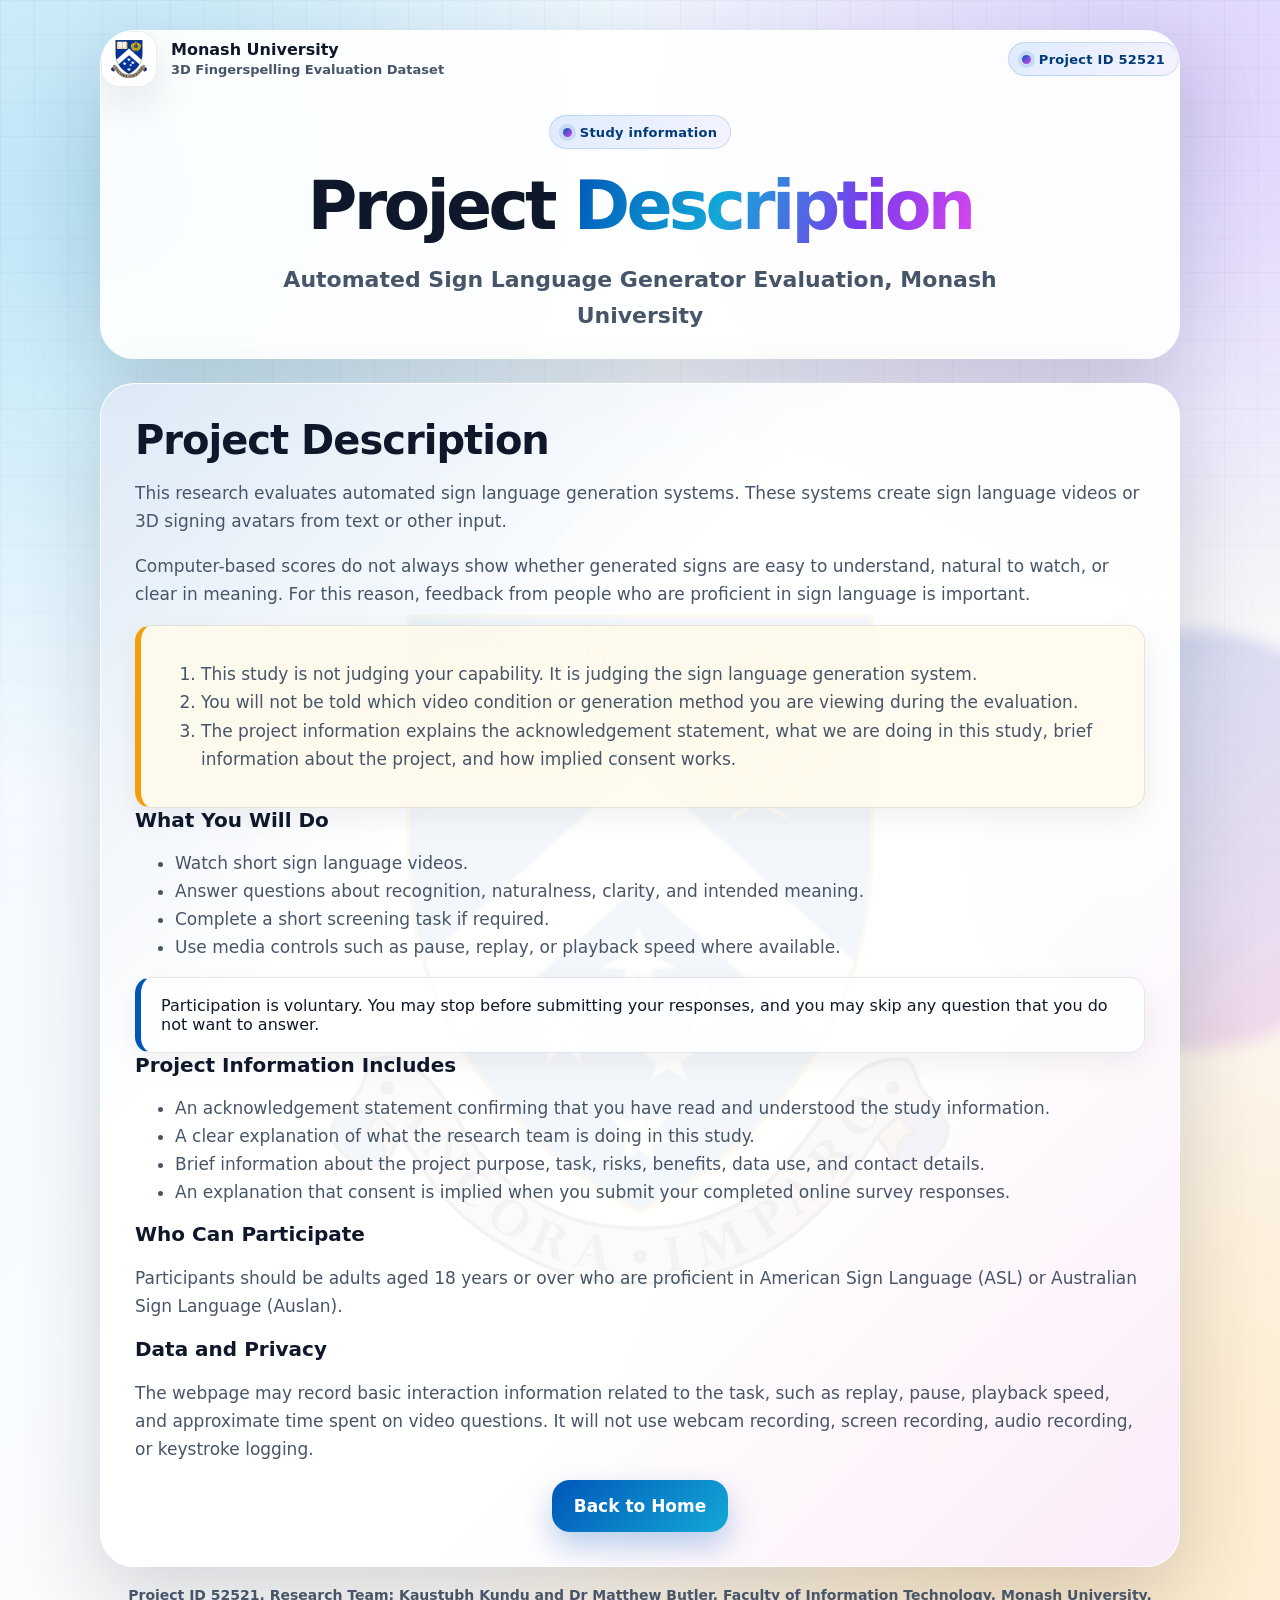
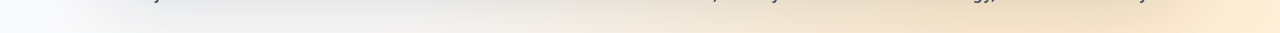
<file: project-description.html>
<!DOCTYPE html>
<html lang="en">
<head>
  <meta charset="UTF-8">
  <meta name="viewport" content="width=device-width, initial-scale=1.0">
  <title>Project Description</title>
  <style>

:root{
  --monash:#0057b8;
  --monash-dark:#003a78;
  --sky:#13a8d8;
  --violet:#7c3aed;
  --magenta:#d946ef;
  --amber:#f59e0b;
  --success:#138a5b;
  --ink:#0f172a;
  --muted:#475569;
  --soft:#f8fafc;
  --panel:rgba(255,255,255,.92);
  --panel-strong:#ffffff;
  --line:rgba(15,23,42,.12);
  --shadow:0 28px 80px rgba(15,23,42,.16);
  --shadow-soft:0 16px 44px rgba(15,23,42,.10);
  --radius-xl:34px;
  --radius-lg:24px;
  --radius-md:16px;
  --focus:0 0 0 4px rgba(0,87,184,.22);
}

*{box-sizing:border-box;}

html{scroll-behavior:smooth;}

body{
  margin:0;
  min-height:100vh;
  font-family:Inter, ui-sans-serif, system-ui, -apple-system, BlinkMacSystemFont, "Segoe UI", Arial, Helvetica, sans-serif;
  color:var(--ink);
  background:
    radial-gradient(circle at 8% 12%, rgba(19,168,216,.24), transparent 32%),
    radial-gradient(circle at 92% 6%, rgba(124,58,237,.22), transparent 30%),
    radial-gradient(circle at 80% 90%, rgba(245,158,11,.20), transparent 34%),
    linear-gradient(135deg,#eef7ff 0%,#f8fbff 48%,#fff7ed 100%);
  padding:30px;
  position:relative;
}

body::before{
  content:"";
  position:fixed;
  inset:0;
  pointer-events:none;
  background-image:
    linear-gradient(rgba(15,23,42,.045) 1px, transparent 1px),
    linear-gradient(90deg, rgba(15,23,42,.045) 1px, transparent 1px);
  background-size:34px 34px;
  mask-image:linear-gradient(to bottom, rgba(0,0,0,.75), rgba(0,0,0,.18));
}

body::after{
  content:"";
  position:fixed;
  width:420px;
  height:420px;
  right:-120px;
  bottom:-150px;
  border-radius:50%;
  background:linear-gradient(135deg, rgba(0,87,184,.18), rgba(217,70,239,.16));
  filter:blur(8px);
  pointer-events:none;
}

button,input,textarea,select{font:inherit;}

a{color:inherit;}

.app-shell,.page{
  width:min(1120px,100%);
  margin:0 auto;
  position:relative;
  z-index:1;
}

.app-shell.centered,.home-shell{
  min-height:calc(100vh - 60px);
  display:grid;
  place-items:center;
}

.home-panel,.container,.screening-panel,.evaluation-panel,.header-panel,.content-card,.selection-panel,.completion-card{
  width:min(1080px,100%);
  margin:0 auto;
  background:var(--panel);
  border:1px solid rgba(255,255,255,.78);
  border-radius:var(--radius-xl);
  box-shadow:var(--shadow);
  backdrop-filter:blur(18px);
  position:relative;
  overflow:hidden;
}

.home-panel,.container,.screening-panel,.evaluation-panel,.selection-panel,.completion-card{
  padding:38px;
}

.home-panel::before,.container::before,.screening-panel::before,.evaluation-panel::before,.content-card::before,.completion-card::before{
  content:"";
  position:absolute;
  inset:0;
  background:url("Arms_of_Monash_University.svg") center 45% no-repeat;
  background-size:min(620px,74vw);
  opacity:.045;
  pointer-events:none;
}

.home-panel::after,.container::after,.screening-panel::after,.evaluation-panel::after,.content-card::after,.completion-card::after{
  content:"";
  position:absolute;
  inset:0;
  background:
    linear-gradient(135deg, rgba(0,87,184,.12), transparent 34%),
    linear-gradient(315deg, rgba(217,70,239,.10), transparent 34%);
  pointer-events:none;
}

.content,.panel-content,.home-panel > *, .screening-panel > *, .evaluation-panel > *, .container > *, .content-card > *, .completion-card > *{
  position:relative;
  z-index:1;
}

.brand-row{
  display:flex;
  align-items:center;
  justify-content:space-between;
  gap:18px;
  margin-bottom:28px;
}

.brand-left{
  display:flex;
  align-items:center;
  gap:14px;
}

.logo-tile{
  width:56px;
  height:56px;
  border-radius:18px;
  background:rgba(255,255,255,.88);
  display:grid;
  place-items:center;
  box-shadow:var(--shadow-soft);
  border:1px solid rgba(15,23,42,.08);
  flex:0 0 auto;
}

.logo-tile img{width:38px;height:38px;object-fit:contain;}

.brand-title{font-weight:900;color:var(--ink);line-height:1.15;}
.brand-subtitle{font-size:13px;color:var(--muted);font-weight:800;margin-top:3px;}

.project-pill,.eyebrow{
  display:inline-flex;
  align-items:center;
  gap:8px;
  min-height:34px;
  padding:7px 13px;
  border-radius:999px;
  color:var(--monash-dark);
  background:linear-gradient(135deg, rgba(219,234,254,.92), rgba(245,243,255,.94));
  border:1px solid rgba(0,87,184,.16);
  font-size:13px;
  font-weight:900;
  letter-spacing:.02em;
}

.eyebrow::before,.project-pill::before{
  content:"";
  width:9px;
  height:9px;
  border-radius:50%;
  background:linear-gradient(135deg,var(--monash),var(--magenta));
  box-shadow:0 0 0 4px rgba(0,87,184,.12);
}

h1{
  margin:12px 0 14px;
  font-size:clamp(34px,5.6vw,68px);
  line-height:.98;
  letter-spacing:-.055em;
  color:var(--ink);
}

h1 .accent, .gradient-text{
  background:linear-gradient(110deg,var(--monash) 0%,var(--sky) 38%,var(--violet) 72%,var(--magenta) 100%);
  -webkit-background-clip:text;
  background-clip:text;
  color:transparent;
}

h2{
  margin:0 0 14px;
  font-size:clamp(26px,3.2vw,40px);
  line-height:1.1;
  letter-spacing:-.025em;
}

h3{margin:0 0 12px;font-size:20px;line-height:1.25;color:var(--ink);}

.subtitle,.lead,.instruction,.ready,p,li{
  color:var(--muted);
  line-height:1.65;
}

.lead,.subtitle{font-size:clamp(17px,2vw,22px);font-weight:700;max-width:820px;}

.lead.center,.subtitle.center{text-align:center;margin-left:auto;margin-right:auto;}

.section-title{text-align:center;margin-bottom:24px;}
.section-title .eyebrow{margin-bottom:12px;}

.menu,.menu-grid,.language-menu,.actions{
  display:flex;
  flex-wrap:wrap;
  gap:16px;
  align-items:center;
  justify-content:center;
}

.menu,.menu-grid,.language-menu{margin-top:34px;}

.menu a,.menu-card,.language-menu a,.button,button,.back-link{
  min-height:52px;
  border:0;
  border-radius:18px;
  display:inline-flex;
  align-items:center;
  justify-content:center;
  gap:10px;
  padding:14px 22px;
  text-decoration:none;
  background:linear-gradient(135deg,var(--monash),var(--sky));
  color:#fff;
  font-weight:900;
  font-size:17px;
  box-shadow:0 14px 30px rgba(0,87,184,.28);
  transition:transform .18s ease, box-shadow .18s ease, filter .18s ease;
  cursor:pointer;
}

.menu a:hover,.menu a:focus,.menu-card:hover,.menu-card:focus,.language-menu a:hover,.language-menu a:focus,.button:hover,.button:focus,button:hover,button:focus,.back-link:hover,.back-link:focus{
  transform:translateY(-2px);
  filter:saturate(1.06);
  box-shadow:0 20px 42px rgba(0,87,184,.34);
  outline:none;
}

.menu a:focus-visible,.menu-card:focus-visible,.language-menu a:focus-visible,.button:focus-visible,button:focus-visible,.back-link:focus-visible,input:focus-visible,textarea:focus-visible,select:focus-visible{
  outline:none;
  box-shadow:var(--focus),0 20px 42px rgba(0,87,184,.28);
}

.button.secondary,.back-link,.menu a.secondary,.secondary{
  background:rgba(255,255,255,.9);
  color:var(--ink);
  border:1px solid rgba(15,23,42,.12);
  box-shadow:0 10px 24px rgba(15,23,42,.10);
}

.button.ghost{
  background:rgba(255,255,255,.55);
  color:var(--monash-dark);
  border:1px solid rgba(0,87,184,.16);
  box-shadow:none;
}

.success{color:var(--success);font-weight:900;}

.info-strip{
  display:grid;
  grid-template-columns:repeat(3,minmax(0,1fr));
  gap:12px;
  margin-top:34px;
}

.info-card,.question,.question-card,.notice,.important-note{
  background:rgba(255,255,255,.74);
  border:1px solid rgba(15,23,42,.10);
  border-radius:var(--radius-md);
  padding:18px 20px;
  box-shadow:0 10px 28px rgba(15,23,42,.06);
}

.info-card strong{display:block;color:var(--ink);font-size:15px;margin-bottom:4px;}
.info-card span{color:var(--muted);font-size:14px;font-weight:700;}

form{margin-top:26px;}
.question{margin-top:16px;}
.question h3{color:var(--monash-dark);}

label{
  color:var(--ink);
  font-weight:750;
}

.choice-list label,.question label{
  display:flex;
  align-items:flex-start;
  gap:10px;
  margin:10px 0;
  padding:12px 14px;
  border-radius:14px;
  background:rgba(255,255,255,.72);
  border:1px solid rgba(15,23,42,.08);
  transition:background .15s ease,border-color .15s ease,transform .15s ease;
}

.choice-list label:hover,.question label:hover{
  background:#fff;
  border-color:rgba(0,87,184,.22);
  transform:translateX(2px);
}

input[type="radio"]{margin-top:3px;accent-color:var(--monash);}

input[type="text"],textarea,select{
  width:100%;
  border:1px solid rgba(15,23,42,.15);
  border-radius:16px;
  background:rgba(255,255,255,.92);
  color:var(--ink);
  padding:14px 16px;
  font-size:16px;
  box-shadow:inset 0 1px 0 rgba(255,255,255,.7);
}

textarea{min-height:120px;resize:vertical;}

button:disabled{opacity:.68;cursor:not-allowed;filter:grayscale(.2);}

.participant strong,.participant-code{
  display:inline-flex;
  max-width:100%;
  margin-top:10px;
  padding:10px 14px;
  border-radius:14px;
  background:rgba(15,23,42,.05);
  color:var(--monash-dark);
  overflow-wrap:anywhere;
}

.video-stage,.video-wrap{
  width:min(560px,100%);
  margin:24px auto 14px;
}

.video-wrap{
  border-radius:26px;
  padding:12px;
  background:linear-gradient(135deg,rgba(255,255,255,.95),rgba(239,246,255,.86));
  border:1px solid rgba(15,23,42,.12);
  box-shadow:0 20px 48px rgba(15,23,42,.18);
}

video{
  width:100%;
  display:block;
  border-radius:18px;
  background:#0b1220;
  max-height:440px;
}

.video-count{
  display:inline-flex;
  padding:8px 12px;
  border-radius:999px;
  margin:10px 0 24px;
  background:rgba(0,87,184,.10);
  color:var(--monash-dark);
  font-weight:900;
}

.answer-box{width:min(640px,100%);margin:0 auto;display:grid;gap:14px;}
.answer-box > label{font-size:20px;font-weight:900;text-align:center;}

.speed-row{
  display:flex;
  justify-content:center;
  align-items:center;
  gap:12px;
  margin:0 0 24px;
}
.speed-row select{width:auto;min-width:120px;}

.question-card{margin-bottom:16px;}
.question-title{font-weight:900;color:var(--ink);font-size:18px;margin:0 0 8px;}
.scale-help{font-size:14px;color:var(--muted);font-weight:700;margin:0 0 12px;}
.slider-row{display:grid;grid-template-columns:1fr auto;gap:14px;align-items:center;}
input[type="range"]{width:100%;accent-color:var(--monash);}
.rating-value{min-width:54px;padding:8px 12px;border-radius:14px;background:linear-gradient(135deg,var(--monash),var(--violet));color:white;text-align:center;font-weight:900;}
.scale-labels{display:flex;justify-content:space-between;color:var(--muted);font-size:13px;font-weight:800;margin-top:6px;}
.message{min-height:24px;text-align:center;color:var(--muted);font-weight:850;}
.complete{font-size:22px;color:var(--success);}
.hidden{display:none!important;}

.content-card{padding:34px;margin-top:24px;}
.content-card p,.content-card li{font-size:17px;}
.important-note{border-left:6px solid var(--amber);background:rgba(255,251,235,.82);}
.notice{border-left:6px solid var(--monash);}
footer{position:relative;z-index:1;text-align:center;margin:20px 0 0;color:var(--muted);font-weight:700;font-size:14px;}

.progress-row{
  display:grid;
  grid-template-columns:repeat(4,1fr);
  gap:8px;
  margin:0 0 26px;
}
.progress-step{
  min-height:8px;
  border-radius:999px;
  background:rgba(15,23,42,.10);
  overflow:hidden;
}
.progress-step.active{background:linear-gradient(90deg,var(--monash),var(--sky));}

@media (max-width:820px){
  body{padding:18px;}
  .home-panel,.container,.screening-panel,.evaluation-panel,.selection-panel,.completion-card,.content-card{padding:24px;border-radius:24px;}
  .brand-row{align-items:flex-start;flex-direction:column;}
  .info-strip{grid-template-columns:1fr;}
  .menu,.menu-grid,.language-menu,.actions{display:grid;grid-template-columns:1fr;width:100%;}
  .menu a,.menu-card,.language-menu a,.button,button,.back-link{width:100%;}
  .slider-row{grid-template-columns:1fr;}
  .rating-value{justify-self:center;}
  h1{font-size:clamp(32px,11vw,50px);}
}

  </style>
</head>
<body>
  <main class="page">
    <section class="header-panel">
      <div class="brand-row">
  <div class="brand-left">
    <div class="logo-tile"><img src="Arms_of_Monash_University.svg" alt="Monash University logo"></div>
    <div>
      <div class="brand-title">Monash University</div>
      <div class="brand-subtitle">3D Fingerspelling Evaluation Dataset</div>
    </div>
  </div>
  <div class="project-pill">Project ID 52521</div>
</div>
      <div class="section-title">
        <span class="eyebrow">Study information</span>
        <h1>Project <span class="gradient-text">Description</span></h1>
        <p class="subtitle center">Automated Sign Language Generator Evaluation, Monash University</p>
      </div>
    </section>
    <section class="content-card">
      <h2>Project Description</h2>
      <p>This research evaluates automated sign language generation systems. These systems create sign language videos or 3D signing avatars from text or other input.</p>
      <p>Computer-based scores do not always show whether generated signs are easy to understand, natural to watch, or clear in meaning. For this reason, feedback from people who are proficient in sign language is important.</p>
      <div class="important-note">
        <ol>
          <li>This study is not judging your capability. It is judging the sign language generation system.</li>
          <li>You will not be told which video condition or generation method you are viewing during the evaluation.</li>
          <li>The project information explains the acknowledgement statement, what we are doing in this study, brief information about the project, and how implied consent works.</li>
        </ol>
      </div>
      <h3>What You Will Do</h3>
      <ul>
        <li>Watch short sign language videos.</li>
        <li>Answer questions about recognition, naturalness, clarity, and intended meaning.</li>
        <li>Complete a short screening task if required.</li>
        <li>Use media controls such as pause, replay, or playback speed where available.</li>
      </ul>
      <div class="notice">Participation is voluntary. You may stop before submitting your responses, and you may skip any question that you do not want to answer.</div>
      <h3>Project Information Includes</h3>
      <ul>
        <li>An acknowledgement statement confirming that you have read and understood the study information.</li>
        <li>A clear explanation of what the research team is doing in this study.</li>
        <li>Brief information about the project purpose, task, risks, benefits, data use, and contact details.</li>
        <li>An explanation that consent is implied when you submit your completed online survey responses.</li>
      </ul>
      <h3>Who Can Participate</h3>
      <p>Participants should be adults aged 18 years or over who are proficient in American Sign Language (ASL) or Australian Sign Language (Auslan).</p>
      <h3>Data and Privacy</h3>
      <p>The webpage may record basic interaction information related to the task, such as replay, pause, playback speed, and approximate time spent on video questions. It will not use webcam recording, screen recording, audio recording, or keystroke logging.</p>
      <div class="actions">
        <a class="button" href="index.html">Back to Home</a>
      </div>
    </section>
    <footer>Project ID 52521. Research Team: Kaustubh Kundu and Dr Matthew Butler, Faculty of Information Technology, Monash University.</footer>
  </main>
</body>
</html>
</file>
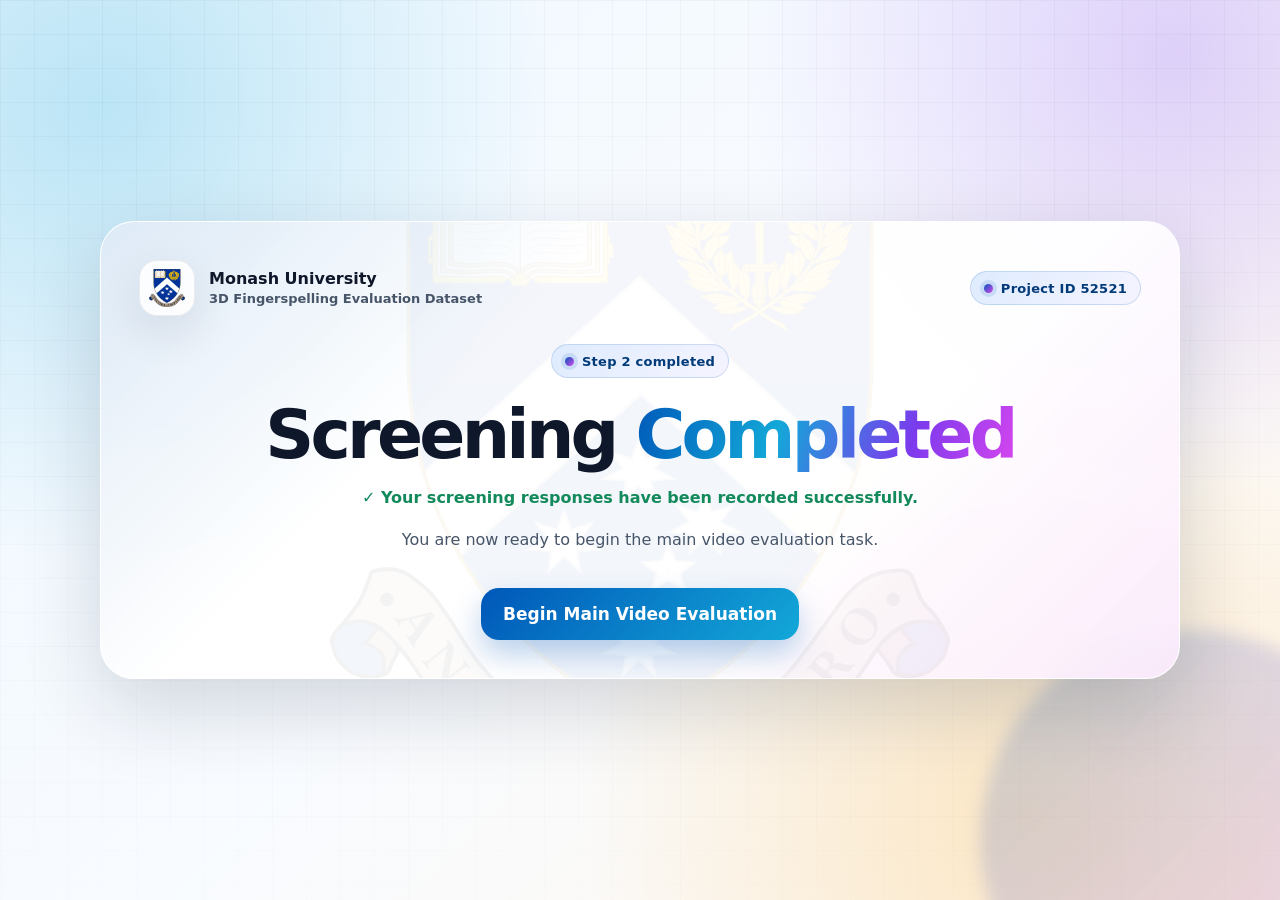
<file: screening-completed.html>
<!DOCTYPE html>
<html lang="en">
<head>
  <meta charset="UTF-8">
  <meta name="viewport" content="width=device-width, initial-scale=1.0">
  <title>Screening Completed</title>
  <style>

:root{
  --monash:#0057b8;
  --monash-dark:#003a78;
  --sky:#13a8d8;
  --violet:#7c3aed;
  --magenta:#d946ef;
  --amber:#f59e0b;
  --success:#138a5b;
  --ink:#0f172a;
  --muted:#475569;
  --soft:#f8fafc;
  --panel:rgba(255,255,255,.92);
  --panel-strong:#ffffff;
  --line:rgba(15,23,42,.12);
  --shadow:0 28px 80px rgba(15,23,42,.16);
  --shadow-soft:0 16px 44px rgba(15,23,42,.10);
  --radius-xl:34px;
  --radius-lg:24px;
  --radius-md:16px;
  --focus:0 0 0 4px rgba(0,87,184,.22);
}

*{box-sizing:border-box;}

html{scroll-behavior:smooth;}

body{
  margin:0;
  min-height:100vh;
  font-family:Inter, ui-sans-serif, system-ui, -apple-system, BlinkMacSystemFont, "Segoe UI", Arial, Helvetica, sans-serif;
  color:var(--ink);
  background:
    radial-gradient(circle at 8% 12%, rgba(19,168,216,.24), transparent 32%),
    radial-gradient(circle at 92% 6%, rgba(124,58,237,.22), transparent 30%),
    radial-gradient(circle at 80% 90%, rgba(245,158,11,.20), transparent 34%),
    linear-gradient(135deg,#eef7ff 0%,#f8fbff 48%,#fff7ed 100%);
  padding:30px;
  position:relative;
}

body::before{
  content:"";
  position:fixed;
  inset:0;
  pointer-events:none;
  background-image:
    linear-gradient(rgba(15,23,42,.045) 1px, transparent 1px),
    linear-gradient(90deg, rgba(15,23,42,.045) 1px, transparent 1px);
  background-size:34px 34px;
  mask-image:linear-gradient(to bottom, rgba(0,0,0,.75), rgba(0,0,0,.18));
}

body::after{
  content:"";
  position:fixed;
  width:420px;
  height:420px;
  right:-120px;
  bottom:-150px;
  border-radius:50%;
  background:linear-gradient(135deg, rgba(0,87,184,.18), rgba(217,70,239,.16));
  filter:blur(8px);
  pointer-events:none;
}

button,input,textarea,select{font:inherit;}

a{color:inherit;}

.app-shell,.page{
  width:min(1120px,100%);
  margin:0 auto;
  position:relative;
  z-index:1;
}

.app-shell.centered,.home-shell{
  min-height:calc(100vh - 60px);
  display:grid;
  place-items:center;
}

.home-panel,.container,.screening-panel,.evaluation-panel,.header-panel,.content-card,.selection-panel,.completion-card{
  width:min(1080px,100%);
  margin:0 auto;
  background:var(--panel);
  border:1px solid rgba(255,255,255,.78);
  border-radius:var(--radius-xl);
  box-shadow:var(--shadow);
  backdrop-filter:blur(18px);
  position:relative;
  overflow:hidden;
}

.home-panel,.container,.screening-panel,.evaluation-panel,.selection-panel,.completion-card{
  padding:38px;
}

.home-panel::before,.container::before,.screening-panel::before,.evaluation-panel::before,.content-card::before,.completion-card::before{
  content:"";
  position:absolute;
  inset:0;
  background:url("Arms_of_Monash_University.svg") center 45% no-repeat;
  background-size:min(620px,74vw);
  opacity:.045;
  pointer-events:none;
}

.home-panel::after,.container::after,.screening-panel::after,.evaluation-panel::after,.content-card::after,.completion-card::after{
  content:"";
  position:absolute;
  inset:0;
  background:
    linear-gradient(135deg, rgba(0,87,184,.12), transparent 34%),
    linear-gradient(315deg, rgba(217,70,239,.10), transparent 34%);
  pointer-events:none;
}

.content,.panel-content,.home-panel > *, .screening-panel > *, .evaluation-panel > *, .container > *, .content-card > *, .completion-card > *{
  position:relative;
  z-index:1;
}

.brand-row{
  display:flex;
  align-items:center;
  justify-content:space-between;
  gap:18px;
  margin-bottom:28px;
}

.brand-left{
  display:flex;
  align-items:center;
  gap:14px;
}

.logo-tile{
  width:56px;
  height:56px;
  border-radius:18px;
  background:rgba(255,255,255,.88);
  display:grid;
  place-items:center;
  box-shadow:var(--shadow-soft);
  border:1px solid rgba(15,23,42,.08);
  flex:0 0 auto;
}

.logo-tile img{width:38px;height:38px;object-fit:contain;}

.brand-title{font-weight:900;color:var(--ink);line-height:1.15;}
.brand-subtitle{font-size:13px;color:var(--muted);font-weight:800;margin-top:3px;}

.project-pill,.eyebrow{
  display:inline-flex;
  align-items:center;
  gap:8px;
  min-height:34px;
  padding:7px 13px;
  border-radius:999px;
  color:var(--monash-dark);
  background:linear-gradient(135deg, rgba(219,234,254,.92), rgba(245,243,255,.94));
  border:1px solid rgba(0,87,184,.16);
  font-size:13px;
  font-weight:900;
  letter-spacing:.02em;
}

.eyebrow::before,.project-pill::before{
  content:"";
  width:9px;
  height:9px;
  border-radius:50%;
  background:linear-gradient(135deg,var(--monash),var(--magenta));
  box-shadow:0 0 0 4px rgba(0,87,184,.12);
}

h1{
  margin:12px 0 14px;
  font-size:clamp(34px,5.6vw,68px);
  line-height:.98;
  letter-spacing:-.055em;
  color:var(--ink);
}

h1 .accent, .gradient-text{
  background:linear-gradient(110deg,var(--monash) 0%,var(--sky) 38%,var(--violet) 72%,var(--magenta) 100%);
  -webkit-background-clip:text;
  background-clip:text;
  color:transparent;
}

h2{
  margin:0 0 14px;
  font-size:clamp(26px,3.2vw,40px);
  line-height:1.1;
  letter-spacing:-.025em;
}

h3{margin:0 0 12px;font-size:20px;line-height:1.25;color:var(--ink);}

.subtitle,.lead,.instruction,.ready,p,li{
  color:var(--muted);
  line-height:1.65;
}

.lead,.subtitle{font-size:clamp(17px,2vw,22px);font-weight:700;max-width:820px;}

.lead.center,.subtitle.center{text-align:center;margin-left:auto;margin-right:auto;}

.section-title{text-align:center;margin-bottom:24px;}
.section-title .eyebrow{margin-bottom:12px;}

.menu,.menu-grid,.language-menu,.actions{
  display:flex;
  flex-wrap:wrap;
  gap:16px;
  align-items:center;
  justify-content:center;
}

.menu,.menu-grid,.language-menu{margin-top:34px;}

.menu a,.menu-card,.language-menu a,.button,button,.back-link{
  min-height:52px;
  border:0;
  border-radius:18px;
  display:inline-flex;
  align-items:center;
  justify-content:center;
  gap:10px;
  padding:14px 22px;
  text-decoration:none;
  background:linear-gradient(135deg,var(--monash),var(--sky));
  color:#fff;
  font-weight:900;
  font-size:17px;
  box-shadow:0 14px 30px rgba(0,87,184,.28);
  transition:transform .18s ease, box-shadow .18s ease, filter .18s ease;
  cursor:pointer;
}

.menu a:hover,.menu a:focus,.menu-card:hover,.menu-card:focus,.language-menu a:hover,.language-menu a:focus,.button:hover,.button:focus,button:hover,button:focus,.back-link:hover,.back-link:focus{
  transform:translateY(-2px);
  filter:saturate(1.06);
  box-shadow:0 20px 42px rgba(0,87,184,.34);
  outline:none;
}

.menu a:focus-visible,.menu-card:focus-visible,.language-menu a:focus-visible,.button:focus-visible,button:focus-visible,.back-link:focus-visible,input:focus-visible,textarea:focus-visible,select:focus-visible{
  outline:none;
  box-shadow:var(--focus),0 20px 42px rgba(0,87,184,.28);
}

.button.secondary,.back-link,.menu a.secondary,.secondary{
  background:rgba(255,255,255,.9);
  color:var(--ink);
  border:1px solid rgba(15,23,42,.12);
  box-shadow:0 10px 24px rgba(15,23,42,.10);
}

.button.ghost{
  background:rgba(255,255,255,.55);
  color:var(--monash-dark);
  border:1px solid rgba(0,87,184,.16);
  box-shadow:none;
}

.success{color:var(--success);font-weight:900;}

.info-strip{
  display:grid;
  grid-template-columns:repeat(3,minmax(0,1fr));
  gap:12px;
  margin-top:34px;
}

.info-card,.question,.question-card,.notice,.important-note{
  background:rgba(255,255,255,.74);
  border:1px solid rgba(15,23,42,.10);
  border-radius:var(--radius-md);
  padding:18px 20px;
  box-shadow:0 10px 28px rgba(15,23,42,.06);
}

.info-card strong{display:block;color:var(--ink);font-size:15px;margin-bottom:4px;}
.info-card span{color:var(--muted);font-size:14px;font-weight:700;}

form{margin-top:26px;}
.question{margin-top:16px;}
.question h3{color:var(--monash-dark);}

label{
  color:var(--ink);
  font-weight:750;
}

.choice-list label,.question label{
  display:flex;
  align-items:flex-start;
  gap:10px;
  margin:10px 0;
  padding:12px 14px;
  border-radius:14px;
  background:rgba(255,255,255,.72);
  border:1px solid rgba(15,23,42,.08);
  transition:background .15s ease,border-color .15s ease,transform .15s ease;
}

.choice-list label:hover,.question label:hover{
  background:#fff;
  border-color:rgba(0,87,184,.22);
  transform:translateX(2px);
}

input[type="radio"]{margin-top:3px;accent-color:var(--monash);}

input[type="text"],textarea,select{
  width:100%;
  border:1px solid rgba(15,23,42,.15);
  border-radius:16px;
  background:rgba(255,255,255,.92);
  color:var(--ink);
  padding:14px 16px;
  font-size:16px;
  box-shadow:inset 0 1px 0 rgba(255,255,255,.7);
}

textarea{min-height:120px;resize:vertical;}

button:disabled{opacity:.68;cursor:not-allowed;filter:grayscale(.2);}

.participant strong,.participant-code{
  display:inline-flex;
  max-width:100%;
  margin-top:10px;
  padding:10px 14px;
  border-radius:14px;
  background:rgba(15,23,42,.05);
  color:var(--monash-dark);
  overflow-wrap:anywhere;
}

.video-stage,.video-wrap{
  width:min(560px,100%);
  margin:24px auto 14px;
}

.video-wrap{
  border-radius:26px;
  padding:12px;
  background:linear-gradient(135deg,rgba(255,255,255,.95),rgba(239,246,255,.86));
  border:1px solid rgba(15,23,42,.12);
  box-shadow:0 20px 48px rgba(15,23,42,.18);
}

video{
  width:100%;
  display:block;
  border-radius:18px;
  background:#0b1220;
  max-height:440px;
}

.video-count{
  display:inline-flex;
  padding:8px 12px;
  border-radius:999px;
  margin:10px 0 24px;
  background:rgba(0,87,184,.10);
  color:var(--monash-dark);
  font-weight:900;
}

.answer-box{width:min(640px,100%);margin:0 auto;display:grid;gap:14px;}
.answer-box > label{font-size:20px;font-weight:900;text-align:center;}

.speed-row{
  display:flex;
  justify-content:center;
  align-items:center;
  gap:12px;
  margin:0 0 24px;
}
.speed-row select{width:auto;min-width:120px;}

.question-card{margin-bottom:16px;}
.question-title{font-weight:900;color:var(--ink);font-size:18px;margin:0 0 8px;}
.scale-help{font-size:14px;color:var(--muted);font-weight:700;margin:0 0 12px;}
.slider-row{display:grid;grid-template-columns:1fr auto;gap:14px;align-items:center;}
input[type="range"]{width:100%;accent-color:var(--monash);}
.rating-value{min-width:54px;padding:8px 12px;border-radius:14px;background:linear-gradient(135deg,var(--monash),var(--violet));color:white;text-align:center;font-weight:900;}
.scale-labels{display:flex;justify-content:space-between;color:var(--muted);font-size:13px;font-weight:800;margin-top:6px;}
.message{min-height:24px;text-align:center;color:var(--muted);font-weight:850;}
.complete{font-size:22px;color:var(--success);}
.hidden{display:none!important;}

.content-card{padding:34px;margin-top:24px;}
.content-card p,.content-card li{font-size:17px;}
.important-note{border-left:6px solid var(--amber);background:rgba(255,251,235,.82);}
.notice{border-left:6px solid var(--monash);}
footer{position:relative;z-index:1;text-align:center;margin:20px 0 0;color:var(--muted);font-weight:700;font-size:14px;}

.progress-row{
  display:grid;
  grid-template-columns:repeat(4,1fr);
  gap:8px;
  margin:0 0 26px;
}
.progress-step{
  min-height:8px;
  border-radius:999px;
  background:rgba(15,23,42,.10);
  overflow:hidden;
}
.progress-step.active{background:linear-gradient(90deg,var(--monash),var(--sky));}

@media (max-width:820px){
  body{padding:18px;}
  .home-panel,.container,.screening-panel,.evaluation-panel,.selection-panel,.completion-card,.content-card{padding:24px;border-radius:24px;}
  .brand-row{align-items:flex-start;flex-direction:column;}
  .info-strip{grid-template-columns:1fr;}
  .menu,.menu-grid,.language-menu,.actions{display:grid;grid-template-columns:1fr;width:100%;}
  .menu a,.menu-card,.language-menu a,.button,button,.back-link{width:100%;}
  .slider-row{grid-template-columns:1fr;}
  .rating-value{justify-self:center;}
  h1{font-size:clamp(32px,11vw,50px);}
}

  </style>
</head>
<body>
  <main class="app-shell centered">
    <section class="completion-card">
      <div class="brand-row">
  <div class="brand-left">
    <div class="logo-tile"><img src="Arms_of_Monash_University.svg" alt="Monash University logo"></div>
    <div>
      <div class="brand-title">Monash University</div>
      <div class="brand-subtitle">3D Fingerspelling Evaluation Dataset</div>
    </div>
  </div>
  <div class="project-pill">Project ID 52521</div>
</div>
      <div class="section-title">
        <span class="eyebrow">Step 2 completed</span>
        <h1>Screening <span class="gradient-text">Completed</span></h1>
        <p class="success">&#10003; Your screening responses have been recorded successfully.</p>
        <p class="ready">You are now ready to begin the main video evaluation task.</p>
      </div>
      <div class="menu-grid">
        <a class="menu-card" id="evaluationLink" href="evaluation.html">Begin Main Video Evaluation</a>
      </div>
    </section>
  </main>
<script>
    const selectedLanguage = sessionStorage.getItem("selected_language") || "";

    const evaluationLink = document.getElementById("evaluationLink");

    if (selectedLanguage === "Auslan") {
      evaluationLink.textContent = "Begin Australian Sign Language (Auslan) Main Video Evaluation";
    } else if (selectedLanguage === "ASL") {
      evaluationLink.textContent = "Begin American Sign Language (ASL) Main Video Evaluation";
    }
  </script>
</body>
</html>
</file>
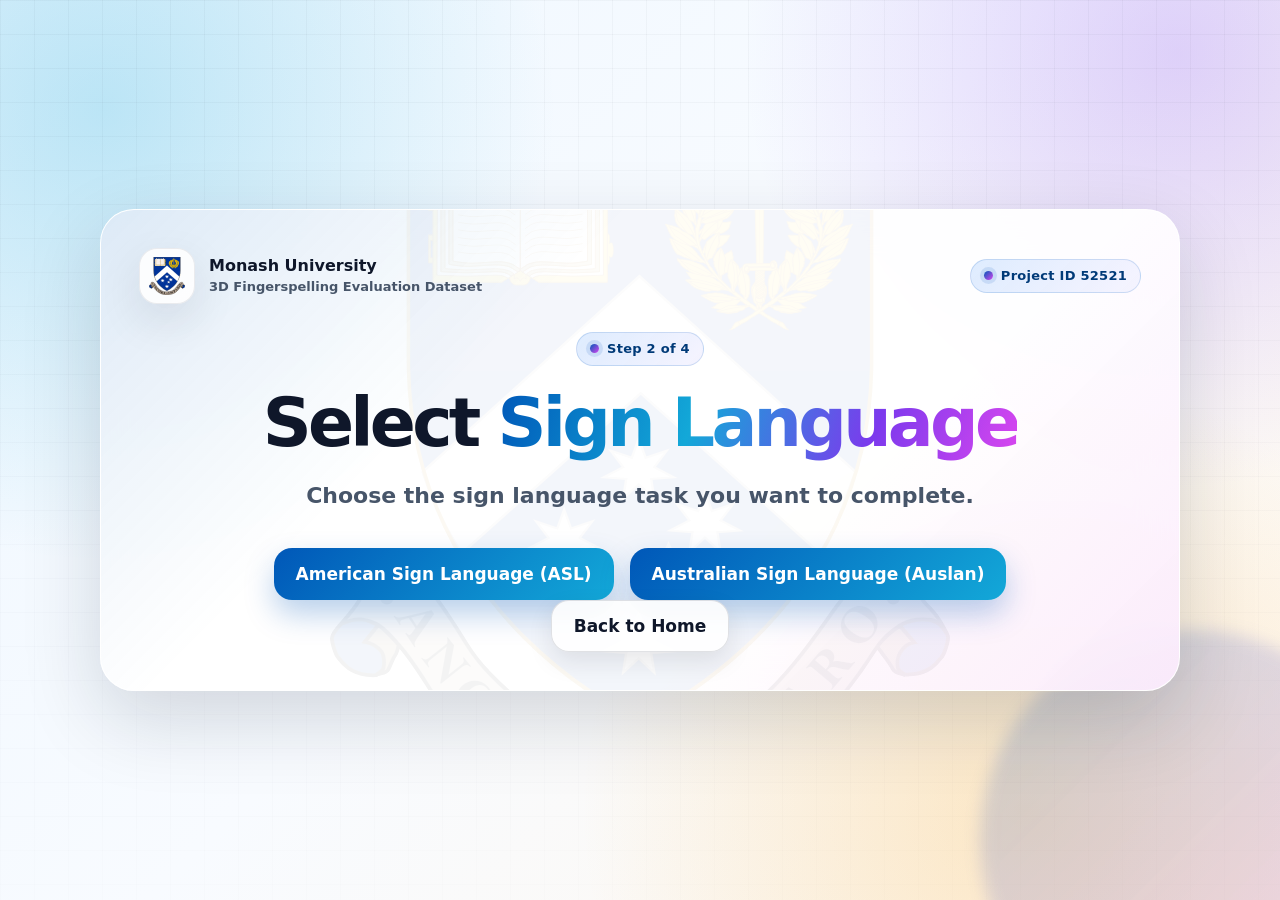
<file: screening-language.html>
<!DOCTYPE html>
<html lang="en">
<head>
  <meta charset="UTF-8">
  <meta name="viewport" content="width=device-width, initial-scale=1.0">
  <title>Select Sign Language</title>
  <style>

:root{
  --monash:#0057b8;
  --monash-dark:#003a78;
  --sky:#13a8d8;
  --violet:#7c3aed;
  --magenta:#d946ef;
  --amber:#f59e0b;
  --success:#138a5b;
  --ink:#0f172a;
  --muted:#475569;
  --soft:#f8fafc;
  --panel:rgba(255,255,255,.92);
  --panel-strong:#ffffff;
  --line:rgba(15,23,42,.12);
  --shadow:0 28px 80px rgba(15,23,42,.16);
  --shadow-soft:0 16px 44px rgba(15,23,42,.10);
  --radius-xl:34px;
  --radius-lg:24px;
  --radius-md:16px;
  --focus:0 0 0 4px rgba(0,87,184,.22);
}

*{box-sizing:border-box;}

html{scroll-behavior:smooth;}

body{
  margin:0;
  min-height:100vh;
  font-family:Inter, ui-sans-serif, system-ui, -apple-system, BlinkMacSystemFont, "Segoe UI", Arial, Helvetica, sans-serif;
  color:var(--ink);
  background:
    radial-gradient(circle at 8% 12%, rgba(19,168,216,.24), transparent 32%),
    radial-gradient(circle at 92% 6%, rgba(124,58,237,.22), transparent 30%),
    radial-gradient(circle at 80% 90%, rgba(245,158,11,.20), transparent 34%),
    linear-gradient(135deg,#eef7ff 0%,#f8fbff 48%,#fff7ed 100%);
  padding:30px;
  position:relative;
}

body::before{
  content:"";
  position:fixed;
  inset:0;
  pointer-events:none;
  background-image:
    linear-gradient(rgba(15,23,42,.045) 1px, transparent 1px),
    linear-gradient(90deg, rgba(15,23,42,.045) 1px, transparent 1px);
  background-size:34px 34px;
  mask-image:linear-gradient(to bottom, rgba(0,0,0,.75), rgba(0,0,0,.18));
}

body::after{
  content:"";
  position:fixed;
  width:420px;
  height:420px;
  right:-120px;
  bottom:-150px;
  border-radius:50%;
  background:linear-gradient(135deg, rgba(0,87,184,.18), rgba(217,70,239,.16));
  filter:blur(8px);
  pointer-events:none;
}

button,input,textarea,select{font:inherit;}

a{color:inherit;}

.app-shell,.page{
  width:min(1120px,100%);
  margin:0 auto;
  position:relative;
  z-index:1;
}

.app-shell.centered,.home-shell{
  min-height:calc(100vh - 60px);
  display:grid;
  place-items:center;
}

.home-panel,.container,.screening-panel,.evaluation-panel,.header-panel,.content-card,.selection-panel,.completion-card{
  width:min(1080px,100%);
  margin:0 auto;
  background:var(--panel);
  border:1px solid rgba(255,255,255,.78);
  border-radius:var(--radius-xl);
  box-shadow:var(--shadow);
  backdrop-filter:blur(18px);
  position:relative;
  overflow:hidden;
}

.home-panel,.container,.screening-panel,.evaluation-panel,.selection-panel,.completion-card{
  padding:38px;
}

.home-panel::before,.container::before,.screening-panel::before,.evaluation-panel::before,.content-card::before,.completion-card::before{
  content:"";
  position:absolute;
  inset:0;
  background:url("Arms_of_Monash_University.svg") center 45% no-repeat;
  background-size:min(620px,74vw);
  opacity:.045;
  pointer-events:none;
}

.home-panel::after,.container::after,.screening-panel::after,.evaluation-panel::after,.content-card::after,.completion-card::after{
  content:"";
  position:absolute;
  inset:0;
  background:
    linear-gradient(135deg, rgba(0,87,184,.12), transparent 34%),
    linear-gradient(315deg, rgba(217,70,239,.10), transparent 34%);
  pointer-events:none;
}

.content,.panel-content,.home-panel > *, .screening-panel > *, .evaluation-panel > *, .container > *, .content-card > *, .completion-card > *{
  position:relative;
  z-index:1;
}

.brand-row{
  display:flex;
  align-items:center;
  justify-content:space-between;
  gap:18px;
  margin-bottom:28px;
}

.brand-left{
  display:flex;
  align-items:center;
  gap:14px;
}

.logo-tile{
  width:56px;
  height:56px;
  border-radius:18px;
  background:rgba(255,255,255,.88);
  display:grid;
  place-items:center;
  box-shadow:var(--shadow-soft);
  border:1px solid rgba(15,23,42,.08);
  flex:0 0 auto;
}

.logo-tile img{width:38px;height:38px;object-fit:contain;}

.brand-title{font-weight:900;color:var(--ink);line-height:1.15;}
.brand-subtitle{font-size:13px;color:var(--muted);font-weight:800;margin-top:3px;}

.project-pill,.eyebrow{
  display:inline-flex;
  align-items:center;
  gap:8px;
  min-height:34px;
  padding:7px 13px;
  border-radius:999px;
  color:var(--monash-dark);
  background:linear-gradient(135deg, rgba(219,234,254,.92), rgba(245,243,255,.94));
  border:1px solid rgba(0,87,184,.16);
  font-size:13px;
  font-weight:900;
  letter-spacing:.02em;
}

.eyebrow::before,.project-pill::before{
  content:"";
  width:9px;
  height:9px;
  border-radius:50%;
  background:linear-gradient(135deg,var(--monash),var(--magenta));
  box-shadow:0 0 0 4px rgba(0,87,184,.12);
}

h1{
  margin:12px 0 14px;
  font-size:clamp(34px,5.6vw,68px);
  line-height:.98;
  letter-spacing:-.055em;
  color:var(--ink);
}

h1 .accent, .gradient-text{
  background:linear-gradient(110deg,var(--monash) 0%,var(--sky) 38%,var(--violet) 72%,var(--magenta) 100%);
  -webkit-background-clip:text;
  background-clip:text;
  color:transparent;
}

h2{
  margin:0 0 14px;
  font-size:clamp(26px,3.2vw,40px);
  line-height:1.1;
  letter-spacing:-.025em;
}

h3{margin:0 0 12px;font-size:20px;line-height:1.25;color:var(--ink);}

.subtitle,.lead,.instruction,.ready,p,li{
  color:var(--muted);
  line-height:1.65;
}

.lead,.subtitle{font-size:clamp(17px,2vw,22px);font-weight:700;max-width:820px;}

.lead.center,.subtitle.center{text-align:center;margin-left:auto;margin-right:auto;}

.section-title{text-align:center;margin-bottom:24px;}
.section-title .eyebrow{margin-bottom:12px;}

.menu,.menu-grid,.language-menu,.actions{
  display:flex;
  flex-wrap:wrap;
  gap:16px;
  align-items:center;
  justify-content:center;
}

.menu,.menu-grid,.language-menu{margin-top:34px;}

.menu a,.menu-card,.language-menu a,.button,button,.back-link{
  min-height:52px;
  border:0;
  border-radius:18px;
  display:inline-flex;
  align-items:center;
  justify-content:center;
  gap:10px;
  padding:14px 22px;
  text-decoration:none;
  background:linear-gradient(135deg,var(--monash),var(--sky));
  color:#fff;
  font-weight:900;
  font-size:17px;
  box-shadow:0 14px 30px rgba(0,87,184,.28);
  transition:transform .18s ease, box-shadow .18s ease, filter .18s ease;
  cursor:pointer;
}

.menu a:hover,.menu a:focus,.menu-card:hover,.menu-card:focus,.language-menu a:hover,.language-menu a:focus,.button:hover,.button:focus,button:hover,button:focus,.back-link:hover,.back-link:focus{
  transform:translateY(-2px);
  filter:saturate(1.06);
  box-shadow:0 20px 42px rgba(0,87,184,.34);
  outline:none;
}

.menu a:focus-visible,.menu-card:focus-visible,.language-menu a:focus-visible,.button:focus-visible,button:focus-visible,.back-link:focus-visible,input:focus-visible,textarea:focus-visible,select:focus-visible{
  outline:none;
  box-shadow:var(--focus),0 20px 42px rgba(0,87,184,.28);
}

.button.secondary,.back-link,.menu a.secondary,.secondary{
  background:rgba(255,255,255,.9);
  color:var(--ink);
  border:1px solid rgba(15,23,42,.12);
  box-shadow:0 10px 24px rgba(15,23,42,.10);
}

.button.ghost{
  background:rgba(255,255,255,.55);
  color:var(--monash-dark);
  border:1px solid rgba(0,87,184,.16);
  box-shadow:none;
}

.success{color:var(--success);font-weight:900;}

.info-strip{
  display:grid;
  grid-template-columns:repeat(3,minmax(0,1fr));
  gap:12px;
  margin-top:34px;
}

.info-card,.question,.question-card,.notice,.important-note{
  background:rgba(255,255,255,.74);
  border:1px solid rgba(15,23,42,.10);
  border-radius:var(--radius-md);
  padding:18px 20px;
  box-shadow:0 10px 28px rgba(15,23,42,.06);
}

.info-card strong{display:block;color:var(--ink);font-size:15px;margin-bottom:4px;}
.info-card span{color:var(--muted);font-size:14px;font-weight:700;}

form{margin-top:26px;}
.question{margin-top:16px;}
.question h3{color:var(--monash-dark);}

label{
  color:var(--ink);
  font-weight:750;
}

.choice-list label,.question label{
  display:flex;
  align-items:flex-start;
  gap:10px;
  margin:10px 0;
  padding:12px 14px;
  border-radius:14px;
  background:rgba(255,255,255,.72);
  border:1px solid rgba(15,23,42,.08);
  transition:background .15s ease,border-color .15s ease,transform .15s ease;
}

.choice-list label:hover,.question label:hover{
  background:#fff;
  border-color:rgba(0,87,184,.22);
  transform:translateX(2px);
}

input[type="radio"]{margin-top:3px;accent-color:var(--monash);}

input[type="text"],textarea,select{
  width:100%;
  border:1px solid rgba(15,23,42,.15);
  border-radius:16px;
  background:rgba(255,255,255,.92);
  color:var(--ink);
  padding:14px 16px;
  font-size:16px;
  box-shadow:inset 0 1px 0 rgba(255,255,255,.7);
}

textarea{min-height:120px;resize:vertical;}

button:disabled{opacity:.68;cursor:not-allowed;filter:grayscale(.2);}

.participant strong,.participant-code{
  display:inline-flex;
  max-width:100%;
  margin-top:10px;
  padding:10px 14px;
  border-radius:14px;
  background:rgba(15,23,42,.05);
  color:var(--monash-dark);
  overflow-wrap:anywhere;
}

.video-stage,.video-wrap{
  width:min(560px,100%);
  margin:24px auto 14px;
}

.video-wrap{
  border-radius:26px;
  padding:12px;
  background:linear-gradient(135deg,rgba(255,255,255,.95),rgba(239,246,255,.86));
  border:1px solid rgba(15,23,42,.12);
  box-shadow:0 20px 48px rgba(15,23,42,.18);
}

video{
  width:100%;
  display:block;
  border-radius:18px;
  background:#0b1220;
  max-height:440px;
}

.video-count{
  display:inline-flex;
  padding:8px 12px;
  border-radius:999px;
  margin:10px 0 24px;
  background:rgba(0,87,184,.10);
  color:var(--monash-dark);
  font-weight:900;
}

.answer-box{width:min(640px,100%);margin:0 auto;display:grid;gap:14px;}
.answer-box > label{font-size:20px;font-weight:900;text-align:center;}

.speed-row{
  display:flex;
  justify-content:center;
  align-items:center;
  gap:12px;
  margin:0 0 24px;
}
.speed-row select{width:auto;min-width:120px;}

.question-card{margin-bottom:16px;}
.question-title{font-weight:900;color:var(--ink);font-size:18px;margin:0 0 8px;}
.scale-help{font-size:14px;color:var(--muted);font-weight:700;margin:0 0 12px;}
.slider-row{display:grid;grid-template-columns:1fr auto;gap:14px;align-items:center;}
input[type="range"]{width:100%;accent-color:var(--monash);}
.rating-value{min-width:54px;padding:8px 12px;border-radius:14px;background:linear-gradient(135deg,var(--monash),var(--violet));color:white;text-align:center;font-weight:900;}
.scale-labels{display:flex;justify-content:space-between;color:var(--muted);font-size:13px;font-weight:800;margin-top:6px;}
.message{min-height:24px;text-align:center;color:var(--muted);font-weight:850;}
.complete{font-size:22px;color:var(--success);}
.hidden{display:none!important;}

.content-card{padding:34px;margin-top:24px;}
.content-card p,.content-card li{font-size:17px;}
.important-note{border-left:6px solid var(--amber);background:rgba(255,251,235,.82);}
.notice{border-left:6px solid var(--monash);}
footer{position:relative;z-index:1;text-align:center;margin:20px 0 0;color:var(--muted);font-weight:700;font-size:14px;}

.progress-row{
  display:grid;
  grid-template-columns:repeat(4,1fr);
  gap:8px;
  margin:0 0 26px;
}
.progress-step{
  min-height:8px;
  border-radius:999px;
  background:rgba(15,23,42,.10);
  overflow:hidden;
}
.progress-step.active{background:linear-gradient(90deg,var(--monash),var(--sky));}

@media (max-width:820px){
  body{padding:18px;}
  .home-panel,.container,.screening-panel,.evaluation-panel,.selection-panel,.completion-card,.content-card{padding:24px;border-radius:24px;}
  .brand-row{align-items:flex-start;flex-direction:column;}
  .info-strip{grid-template-columns:1fr;}
  .menu,.menu-grid,.language-menu,.actions{display:grid;grid-template-columns:1fr;width:100%;}
  .menu a,.menu-card,.language-menu a,.button,button,.back-link{width:100%;}
  .slider-row{grid-template-columns:1fr;}
  .rating-value{justify-self:center;}
  h1{font-size:clamp(32px,11vw,50px);}
}

  </style>
</head>
<body>
  <main class="app-shell centered">
    <section class="selection-panel screening-panel">
      <div class="brand-row">
  <div class="brand-left">
    <div class="logo-tile"><img src="Arms_of_Monash_University.svg" alt="Monash University logo"></div>
    <div>
      <div class="brand-title">Monash University</div>
      <div class="brand-subtitle">3D Fingerspelling Evaluation Dataset</div>
    </div>
  </div>
  <div class="project-pill">Project ID 52521</div>
</div>
      <div class="section-title">
        <span class="eyebrow">Step 2 of 4</span>
        <h1>Select <span class="gradient-text">Sign Language</span></h1>
        <p class="lead center">Choose the sign language task you want to complete.</p>
      </div>
      <nav class="language-menu" aria-label="Select sign language">
        <a href="asl-screening.html">American Sign Language (ASL)</a>
        <a href="auslan-screening.html">Australian Sign Language (Auslan)</a>
      </nav>
      <div class="actions"><a class="button secondary" href="index.html">Back to Home</a></div>
    </section>
  </main>
</body>
</html>
</file>
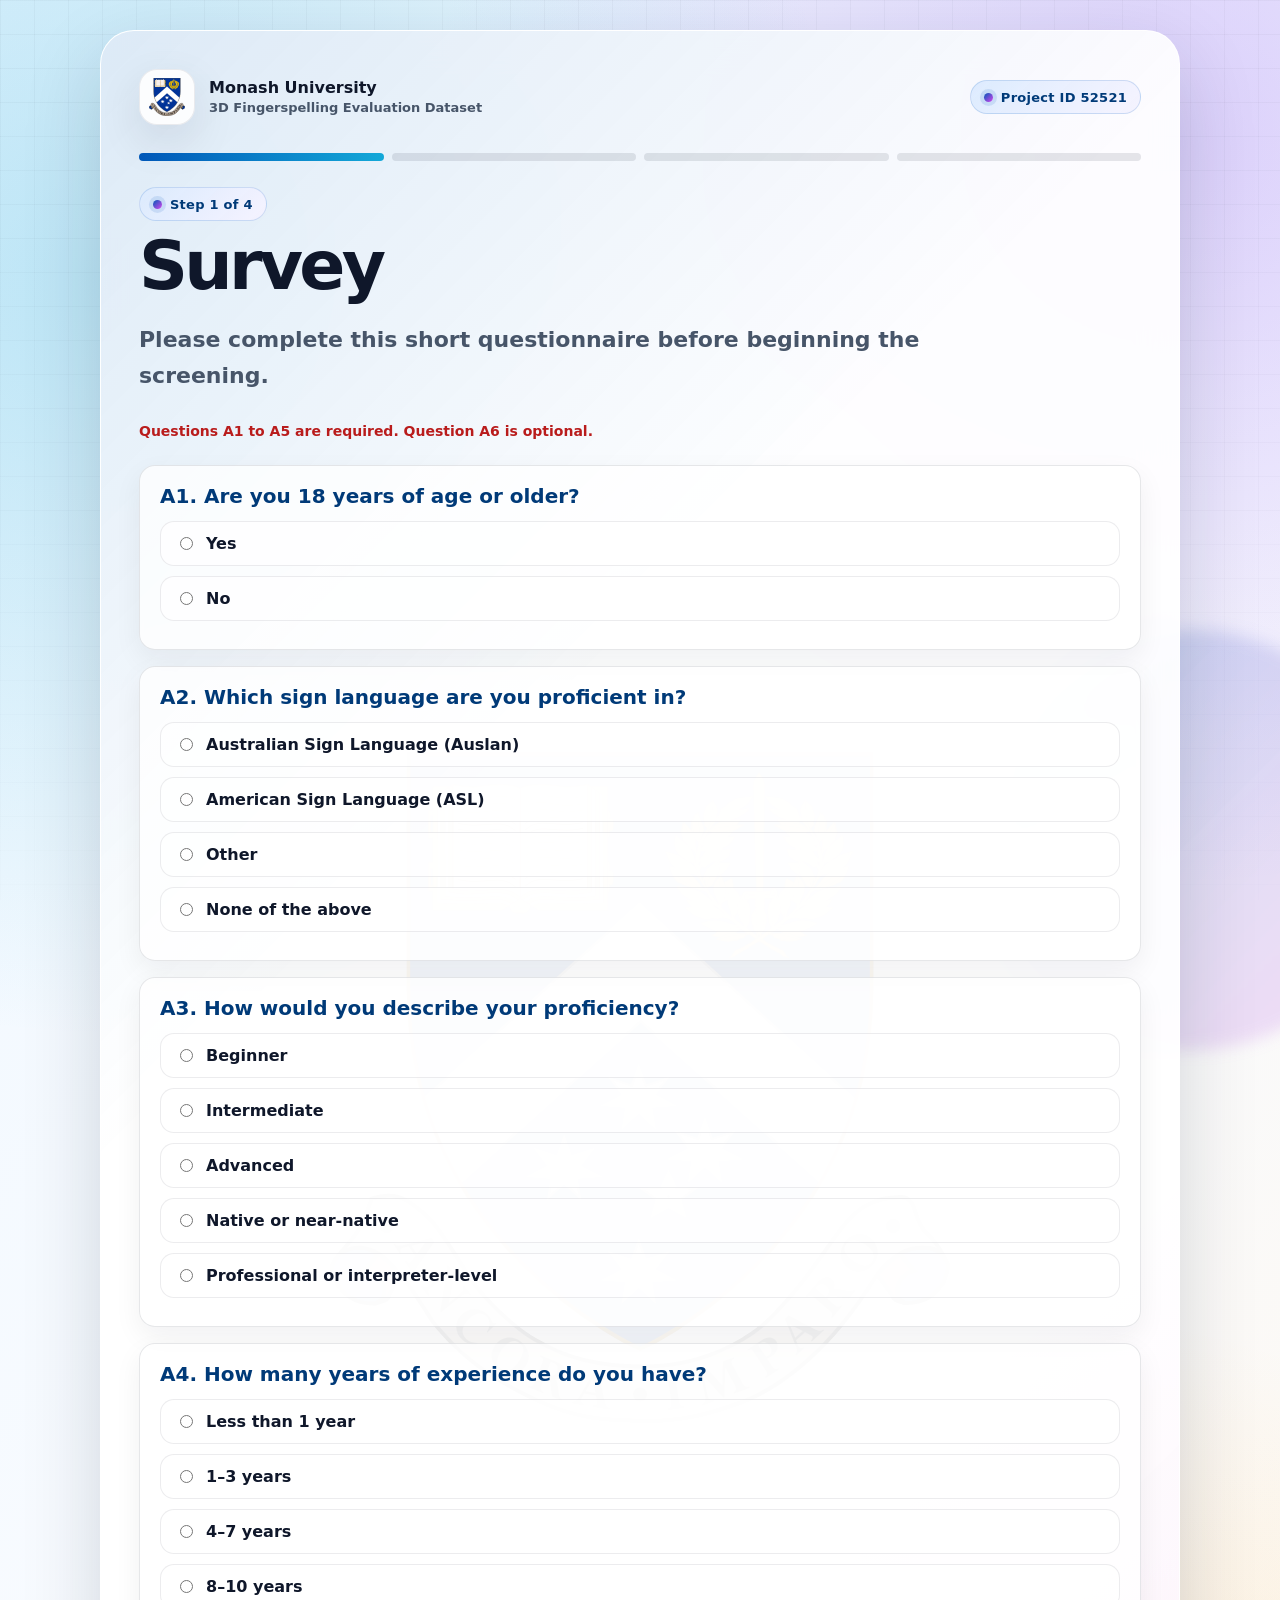
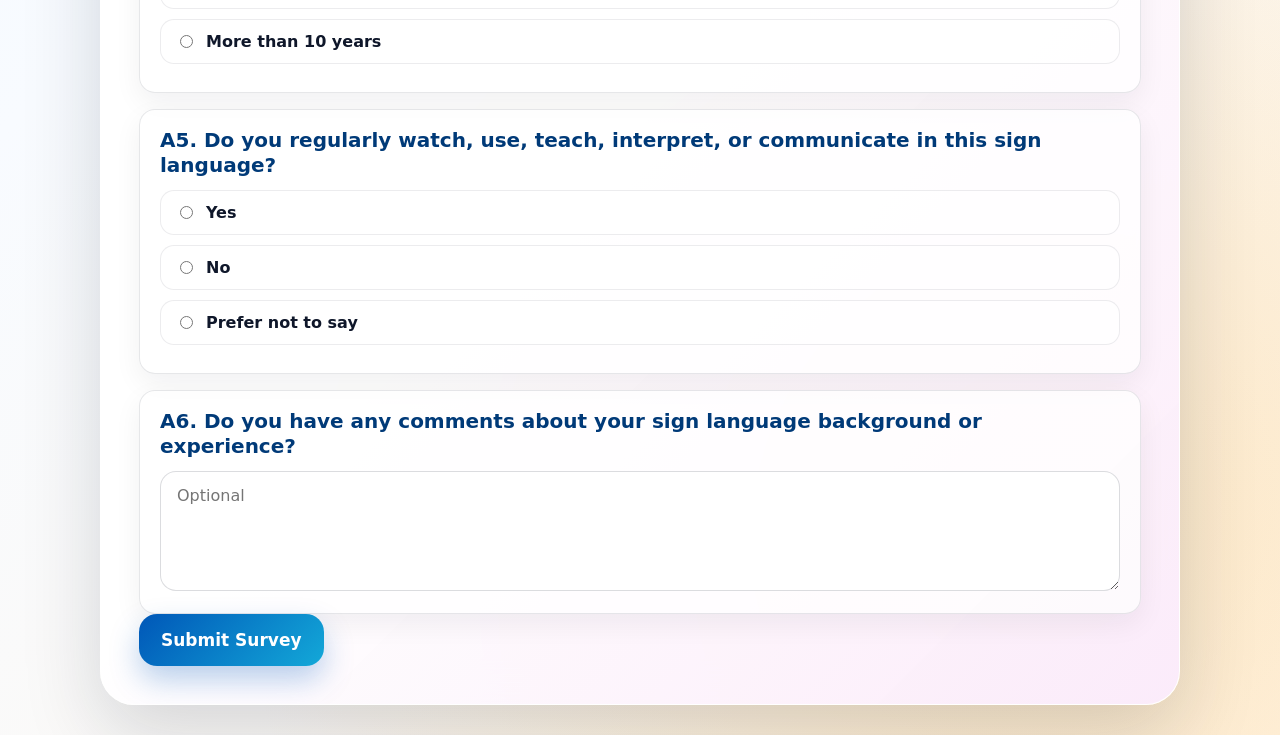
<file: survey.html>
<!DOCTYPE html>
<html lang="en">
<head>
  <meta charset="UTF-8">
  <meta name="viewport" content="width=device-width, initial-scale=1.0">
  <title>Survey</title>
  <style>

:root{
  --monash:#0057b8;
  --monash-dark:#003a78;
  --sky:#13a8d8;
  --violet:#7c3aed;
  --magenta:#d946ef;
  --amber:#f59e0b;
  --success:#138a5b;
  --ink:#0f172a;
  --muted:#475569;
  --soft:#f8fafc;
  --panel:rgba(255,255,255,.92);
  --panel-strong:#ffffff;
  --line:rgba(15,23,42,.12);
  --shadow:0 28px 80px rgba(15,23,42,.16);
  --shadow-soft:0 16px 44px rgba(15,23,42,.10);
  --radius-xl:34px;
  --radius-lg:24px;
  --radius-md:16px;
  --focus:0 0 0 4px rgba(0,87,184,.22);
}

*{box-sizing:border-box;}

html{scroll-behavior:smooth;}

body{
  margin:0;
  min-height:100vh;
  font-family:Inter, ui-sans-serif, system-ui, -apple-system, BlinkMacSystemFont, "Segoe UI", Arial, Helvetica, sans-serif;
  color:var(--ink);
  background:
    radial-gradient(circle at 8% 12%, rgba(19,168,216,.24), transparent 32%),
    radial-gradient(circle at 92% 6%, rgba(124,58,237,.22), transparent 30%),
    radial-gradient(circle at 80% 90%, rgba(245,158,11,.20), transparent 34%),
    linear-gradient(135deg,#eef7ff 0%,#f8fbff 48%,#fff7ed 100%);
  padding:30px;
  position:relative;
}

body::before{
  content:"";
  position:fixed;
  inset:0;
  pointer-events:none;
  background-image:
    linear-gradient(rgba(15,23,42,.045) 1px, transparent 1px),
    linear-gradient(90deg, rgba(15,23,42,.045) 1px, transparent 1px);
  background-size:34px 34px;
  mask-image:linear-gradient(to bottom, rgba(0,0,0,.75), rgba(0,0,0,.18));
}

body::after{
  content:"";
  position:fixed;
  width:420px;
  height:420px;
  right:-120px;
  bottom:-150px;
  border-radius:50%;
  background:linear-gradient(135deg, rgba(0,87,184,.18), rgba(217,70,239,.16));
  filter:blur(8px);
  pointer-events:none;
}

button,input,textarea,select{font:inherit;}

a{color:inherit;}

.app-shell,.page{
  width:min(1120px,100%);
  margin:0 auto;
  position:relative;
  z-index:1;
}

.app-shell.centered,.home-shell{
  min-height:calc(100vh - 60px);
  display:grid;
  place-items:center;
}

.home-panel,.container,.screening-panel,.evaluation-panel,.header-panel,.content-card,.selection-panel,.completion-card{
  width:min(1080px,100%);
  margin:0 auto;
  background:var(--panel);
  border:1px solid rgba(255,255,255,.78);
  border-radius:var(--radius-xl);
  box-shadow:var(--shadow);
  backdrop-filter:blur(18px);
  position:relative;
  overflow:hidden;
}

.home-panel,.container,.screening-panel,.evaluation-panel,.selection-panel,.completion-card{
  padding:38px;
}

.home-panel::before,.container::before,.screening-panel::before,.evaluation-panel::before,.content-card::before,.completion-card::before{
  content:"";
  position:absolute;
  inset:0;
  background:url("Arms_of_Monash_University.svg") center 45% no-repeat;
  background-size:min(620px,74vw);
  opacity:.045;
  pointer-events:none;
}

.home-panel::after,.container::after,.screening-panel::after,.evaluation-panel::after,.content-card::after,.completion-card::after{
  content:"";
  position:absolute;
  inset:0;
  background:
    linear-gradient(135deg, rgba(0,87,184,.12), transparent 34%),
    linear-gradient(315deg, rgba(217,70,239,.10), transparent 34%);
  pointer-events:none;
}

.content,.panel-content,.home-panel > *, .screening-panel > *, .evaluation-panel > *, .container > *, .content-card > *, .completion-card > *{
  position:relative;
  z-index:1;
}

.brand-row{
  display:flex;
  align-items:center;
  justify-content:space-between;
  gap:18px;
  margin-bottom:28px;
}

.brand-left{
  display:flex;
  align-items:center;
  gap:14px;
}

.logo-tile{
  width:56px;
  height:56px;
  border-radius:18px;
  background:rgba(255,255,255,.88);
  display:grid;
  place-items:center;
  box-shadow:var(--shadow-soft);
  border:1px solid rgba(15,23,42,.08);
  flex:0 0 auto;
}

.logo-tile img{width:38px;height:38px;object-fit:contain;}

.brand-title{font-weight:900;color:var(--ink);line-height:1.15;}
.brand-subtitle{font-size:13px;color:var(--muted);font-weight:800;margin-top:3px;}

.project-pill,.eyebrow{
  display:inline-flex;
  align-items:center;
  gap:8px;
  min-height:34px;
  padding:7px 13px;
  border-radius:999px;
  color:var(--monash-dark);
  background:linear-gradient(135deg, rgba(219,234,254,.92), rgba(245,243,255,.94));
  border:1px solid rgba(0,87,184,.16);
  font-size:13px;
  font-weight:900;
  letter-spacing:.02em;
}

.eyebrow::before,.project-pill::before{
  content:"";
  width:9px;
  height:9px;
  border-radius:50%;
  background:linear-gradient(135deg,var(--monash),var(--magenta));
  box-shadow:0 0 0 4px rgba(0,87,184,.12);
}

h1{
  margin:12px 0 14px;
  font-size:clamp(34px,5.6vw,68px);
  line-height:.98;
  letter-spacing:-.055em;
  color:var(--ink);
}

h1 .accent, .gradient-text{
  background:linear-gradient(110deg,var(--monash) 0%,var(--sky) 38%,var(--violet) 72%,var(--magenta) 100%);
  -webkit-background-clip:text;
  background-clip:text;
  color:transparent;
}

h2{
  margin:0 0 14px;
  font-size:clamp(26px,3.2vw,40px);
  line-height:1.1;
  letter-spacing:-.025em;
}

h3{margin:0 0 12px;font-size:20px;line-height:1.25;color:var(--ink);}

.subtitle,.lead,.instruction,.ready,p,li{
  color:var(--muted);
  line-height:1.65;
}

.lead,.subtitle{font-size:clamp(17px,2vw,22px);font-weight:700;max-width:820px;}

.lead.center,.subtitle.center{text-align:center;margin-left:auto;margin-right:auto;}

.section-title{text-align:center;margin-bottom:24px;}
.section-title .eyebrow{margin-bottom:12px;}

.menu,.menu-grid,.language-menu,.actions{
  display:flex;
  flex-wrap:wrap;
  gap:16px;
  align-items:center;
  justify-content:center;
}

.menu,.menu-grid,.language-menu{margin-top:34px;}

.menu a,.menu-card,.language-menu a,.button,button,.back-link{
  min-height:52px;
  border:0;
  border-radius:18px;
  display:inline-flex;
  align-items:center;
  justify-content:center;
  gap:10px;
  padding:14px 22px;
  text-decoration:none;
  background:linear-gradient(135deg,var(--monash),var(--sky));
  color:#fff;
  font-weight:900;
  font-size:17px;
  box-shadow:0 14px 30px rgba(0,87,184,.28);
  transition:transform .18s ease, box-shadow .18s ease, filter .18s ease;
  cursor:pointer;
}

.menu a:hover,.menu a:focus,.menu-card:hover,.menu-card:focus,.language-menu a:hover,.language-menu a:focus,.button:hover,.button:focus,button:hover,button:focus,.back-link:hover,.back-link:focus{
  transform:translateY(-2px);
  filter:saturate(1.06);
  box-shadow:0 20px 42px rgba(0,87,184,.34);
  outline:none;
}

.menu a:focus-visible,.menu-card:focus-visible,.language-menu a:focus-visible,.button:focus-visible,button:focus-visible,.back-link:focus-visible,input:focus-visible,textarea:focus-visible,select:focus-visible{
  outline:none;
  box-shadow:var(--focus),0 20px 42px rgba(0,87,184,.28);
}

.button.secondary,.back-link,.menu a.secondary,.secondary{
  background:rgba(255,255,255,.9);
  color:var(--ink);
  border:1px solid rgba(15,23,42,.12);
  box-shadow:0 10px 24px rgba(15,23,42,.10);
}

.button.ghost{
  background:rgba(255,255,255,.55);
  color:var(--monash-dark);
  border:1px solid rgba(0,87,184,.16);
  box-shadow:none;
}

.success{color:var(--success);font-weight:900;}

.info-strip{
  display:grid;
  grid-template-columns:repeat(3,minmax(0,1fr));
  gap:12px;
  margin-top:34px;
}

.info-card,.question,.question-card,.notice,.important-note{
  background:rgba(255,255,255,.74);
  border:1px solid rgba(15,23,42,.10);
  border-radius:var(--radius-md);
  padding:18px 20px;
  box-shadow:0 10px 28px rgba(15,23,42,.06);
}

.info-card strong{display:block;color:var(--ink);font-size:15px;margin-bottom:4px;}
.info-card span{color:var(--muted);font-size:14px;font-weight:700;}

form{margin-top:26px;}
.question{margin-top:16px;}
.question h3{color:var(--monash-dark);}

label{
  color:var(--ink);
  font-weight:750;
}

.choice-list label,.question label{
  display:flex;
  align-items:flex-start;
  gap:10px;
  margin:10px 0;
  padding:12px 14px;
  border-radius:14px;
  background:rgba(255,255,255,.72);
  border:1px solid rgba(15,23,42,.08);
  transition:background .15s ease,border-color .15s ease,transform .15s ease;
}

.choice-list label:hover,.question label:hover{
  background:#fff;
  border-color:rgba(0,87,184,.22);
  transform:translateX(2px);
}

input[type="radio"]{margin-top:3px;accent-color:var(--monash);}

input[type="text"],textarea,select{
  width:100%;
  border:1px solid rgba(15,23,42,.15);
  border-radius:16px;
  background:rgba(255,255,255,.92);
  color:var(--ink);
  padding:14px 16px;
  font-size:16px;
  box-shadow:inset 0 1px 0 rgba(255,255,255,.7);
}

textarea{min-height:120px;resize:vertical;}

button:disabled{opacity:.68;cursor:not-allowed;filter:grayscale(.2);}

.participant strong,.participant-code{
  display:inline-flex;
  max-width:100%;
  margin-top:10px;
  padding:10px 14px;
  border-radius:14px;
  background:rgba(15,23,42,.05);
  color:var(--monash-dark);
  overflow-wrap:anywhere;
}

.video-stage,.video-wrap{
  width:min(560px,100%);
  margin:24px auto 14px;
}

.video-wrap{
  border-radius:26px;
  padding:12px;
  background:linear-gradient(135deg,rgba(255,255,255,.95),rgba(239,246,255,.86));
  border:1px solid rgba(15,23,42,.12);
  box-shadow:0 20px 48px rgba(15,23,42,.18);
}

video{
  width:100%;
  display:block;
  border-radius:18px;
  background:#0b1220;
  max-height:440px;
}

.video-count{
  display:inline-flex;
  padding:8px 12px;
  border-radius:999px;
  margin:10px 0 24px;
  background:rgba(0,87,184,.10);
  color:var(--monash-dark);
  font-weight:900;
}

.answer-box{width:min(640px,100%);margin:0 auto;display:grid;gap:14px;}
.answer-box > label{font-size:20px;font-weight:900;text-align:center;}

.speed-row{
  display:flex;
  justify-content:center;
  align-items:center;
  gap:12px;
  margin:0 0 24px;
}
.speed-row select{width:auto;min-width:120px;}

.question-card{margin-bottom:16px;}
.question-title{font-weight:900;color:var(--ink);font-size:18px;margin:0 0 8px;}
.scale-help{font-size:14px;color:var(--muted);font-weight:700;margin:0 0 12px;}
.slider-row{display:grid;grid-template-columns:1fr auto;gap:14px;align-items:center;}
input[type="range"]{width:100%;accent-color:var(--monash);}
.rating-value{min-width:54px;padding:8px 12px;border-radius:14px;background:linear-gradient(135deg,var(--monash),var(--violet));color:white;text-align:center;font-weight:900;}
.scale-labels{display:flex;justify-content:space-between;color:var(--muted);font-size:13px;font-weight:800;margin-top:6px;}
.message{min-height:24px;text-align:center;color:var(--muted);font-weight:850;}
.complete{font-size:22px;color:var(--success);}
.hidden{display:none!important;}

.content-card{padding:34px;margin-top:24px;}
.content-card p,.content-card li{font-size:17px;}
.important-note{border-left:6px solid var(--amber);background:rgba(255,251,235,.82);}
.notice{border-left:6px solid var(--monash);}
footer{position:relative;z-index:1;text-align:center;margin:20px 0 0;color:var(--muted);font-weight:700;font-size:14px;}

.progress-row{
  display:grid;
  grid-template-columns:repeat(4,1fr);
  gap:8px;
  margin:0 0 26px;
}
.progress-step{
  min-height:8px;
  border-radius:999px;
  background:rgba(15,23,42,.10);
  overflow:hidden;
}
.progress-step.active{background:linear-gradient(90deg,var(--monash),var(--sky));}

@media (max-width:820px){
  body{padding:18px;}
  .home-panel,.container,.screening-panel,.evaluation-panel,.selection-panel,.completion-card,.content-card{padding:24px;border-radius:24px;}
  .brand-row{align-items:flex-start;flex-direction:column;}
  .info-strip{grid-template-columns:1fr;}
  .menu,.menu-grid,.language-menu,.actions{display:grid;grid-template-columns:1fr;width:100%;}
  .menu a,.menu-card,.language-menu a,.button,button,.back-link{width:100%;}
  .slider-row{grid-template-columns:1fr;}
  .rating-value{justify-self:center;}
  h1{font-size:clamp(32px,11vw,50px);}
}


.required-note{
  margin:12px 0 22px;
  color:#b91c1c;
  font-size:14px;
  font-weight:900;
}

.form-error-summary{
  margin:0 0 22px;
  padding:16px 18px;
  border:1px solid rgba(185,28,28,.28);
  border-left:6px solid #dc2626;
  border-radius:18px;
  background:rgba(254,242,242,.96);
  color:#991b1b;
  font-weight:850;
  line-height:1.55;
  box-shadow:0 14px 30px rgba(185,28,28,.10);
}

.form-error-summary[hidden],
.field-error-message[hidden]{
  display:none!important;
}

.question.has-error{
  border-color:rgba(220,38,38,.42);
  background:rgba(254,242,242,.82);
  box-shadow:0 16px 34px rgba(185,28,28,.10);
}

.question.has-error h3{
  color:#991b1b;
}

.question.has-error .choice-list label{
  border-color:rgba(220,38,38,.30);
  background:#fff7f7;
}

.field-error-message{
  margin:12px 0 0;
  color:#b91c1c;
  font-size:14px;
  font-weight:900;
  line-height:1.45;
}

  </style>
</head>
<body>
  <main class="app-shell">
    <section class="container">
      <div class="content">
        <div class="brand-row">
  <div class="brand-left">
    <div class="logo-tile"><img src="Arms_of_Monash_University.svg" alt="Monash University logo"></div>
    <div>
      <div class="brand-title">Monash University</div>
      <div class="brand-subtitle">3D Fingerspelling Evaluation Dataset</div>
    </div>
  </div>
  <div class="project-pill">Project ID 52521</div>
</div>
        <div class="progress-row" aria-label="Progress">
          <div class="progress-step active"></div><div class="progress-step"></div><div class="progress-step"></div><div class="progress-step"></div>
        </div>
        <div id="survey">
          <span class="eyebrow">Step 1 of 4</span>
          <h1>Survey</h1>
          <p class="subtitle">Please complete this short questionnaire before beginning the screening.</p>
          <form id="surveyForm" novalidate>
            <p class="required-note">Questions A1 to A5 are required. Question A6 is optional.</p>
            <div id="survey-error-summary" class="form-error-summary" role="alert" aria-live="assertive" hidden></div>
            <div class="question" data-required-group="age" data-question-label="A1. Are you 18 years of age or older?"><h3>A1. Are you 18 years of age or older?</h3>
              <div class="choice-list">
                <label><input type="radio" name="age" value="Yes" required> Yes</label>
                <label><input type="radio" name="age" value="No"> No</label>
              </div>
              <p class="field-error-message" data-error-for="age" hidden></p>
            </div>
            <div class="question" data-required-group="language" data-question-label="A2. Which sign language are you proficient in?"><h3>A2. Which sign language are you proficient in?</h3>
              <div class="choice-list">
                <label><input type="radio" name="language" value="Auslan" required> Australian Sign Language (Auslan)</label>
                <label><input type="radio" name="language" value="ASL"> American Sign Language (ASL)</label>
                <label><input type="radio" name="language" value="Other"> Other</label>
                <label><input type="radio" name="language" value="None"> None of the above</label>
              </div>
              <p class="field-error-message" data-error-for="language" hidden></p>
            </div>
            <div class="question" data-required-group="proficiency" data-question-label="A3. How would you describe your proficiency?"><h3>A3. How would you describe your proficiency?</h3>
              <div class="choice-list">
                <label><input type="radio" name="proficiency" value="Beginner" required> Beginner</label>
                <label><input type="radio" name="proficiency" value="Intermediate"> Intermediate</label>
                <label><input type="radio" name="proficiency" value="Advanced"> Advanced</label>
                <label><input type="radio" name="proficiency" value="Native"> Native or near-native</label>
                <label><input type="radio" name="proficiency" value="Professional"> Professional or interpreter-level</label>
              </div>
              <p class="field-error-message" data-error-for="proficiency" hidden></p>
            </div>
            <div class="question" data-required-group="experience" data-question-label="A4. How many years of experience do you have?"><h3>A4. How many years of experience do you have?</h3>
              <div class="choice-list">
                <label><input type="radio" name="experience" value="Less than 1 year" required> Less than 1 year</label>
                <label><input type="radio" name="experience" value="1-3 years"> 1–3 years</label>
                <label><input type="radio" name="experience" value="4-7 years"> 4–7 years</label>
                <label><input type="radio" name="experience" value="8-10 years"> 8–10 years</label>
                <label><input type="radio" name="experience" value="More than 10 years"> More than 10 years</label>
              </div>
              <p class="field-error-message" data-error-for="experience" hidden></p>
            </div>
            <div class="question" data-required-group="regular" data-question-label="A5. Do you regularly watch, use, teach, interpret, or communicate in this sign language?"><h3>A5. Do you regularly watch, use, teach, interpret, or communicate in this sign language?</h3>
              <div class="choice-list">
                <label><input type="radio" name="regular" value="Yes" required> Yes</label>
                <label><input type="radio" name="regular" value="No"> No</label>
                <label><input type="radio" name="regular" value="Prefer not to say"> Prefer not to say</label>
              </div>
              <p class="field-error-message" data-error-for="regular" hidden></p>
            </div>
            <div class="question"><h3>A6. Do you have any comments about your sign language background or experience?</h3>
              <textarea name="comments" placeholder="Optional"></textarea>
            </div>
            <button id="submitBtn" type="submit">Submit Survey</button>
          </form>
        </div>
        <div id="menu" style="display:none;">
          <span class="eyebrow">Step 1 completed</span>
          <h1>Survey Completed</h1>
          <p class="success">&#10003; Your responses have been recorded successfully.</p>
          <p class="ready">You are now ready to begin the screening task.</p>
          <div class="menu-grid">
            <a class="menu-card" id="beginScreeningLink" href="screening-language.html">Begin Screening</a>
          </div>
        </div>
      </div>
    </section>
  </main>
<script>

const SCRIPT_URL="https://script.google.com/macros/s/AKfycbxkQe99m8zYBvr2MfjFW0rwKmVHvtjaLrlW6s-R6_vLBJzK9pwRgno3Kd0NSuM8r8AG/exec";

let participantID=sessionStorage.getItem("participant_id");

if(!participantID){
    participantID=crypto.randomUUID();
    sessionStorage.setItem("participant_id",participantID);
}

function getScreeningPage(language){
    if(language==="ASL"){
        return "asl-screening.html";
    }

    if(language==="Auslan"){
        return "auslan-screening.html";
    }

    return "screening-language.html";
}

function getScreeningButtonText(language){
    if(language==="ASL"){
        return "Begin American Sign Language (ASL) Screening";
    }

    if(language==="Auslan"){
        return "Begin Australian Sign Language (Auslan) Screening";
    }

    return "Begin Screening";
}

const beginScreeningLink=document.getElementById("beginScreeningLink");

const form=document.getElementById("surveyForm");
const submitBtn=document.getElementById("submitBtn");


const requiredSurveyFields = [
    {
        name: "age",
        label: "A1. Are you 18 years of age or older?",
        message: "Please answer A1. Are you 18 years of age or older?"
    },
    {
        name: "language",
        label: "A2. Which sign language are you proficient in?",
        message: "Please answer A2. Which sign language are you proficient in?"
    },
    {
        name: "proficiency",
        label: "A3. How would you describe your proficiency?",
        message: "Please answer A3. How would you describe your proficiency?"
    },
    {
        name: "experience",
        label: "A4. How many years of experience do you have?",
        message: "Please answer A4. How many years of experience do you have?"
    },
    {
        name: "regular",
        label: "A5. Do you regularly watch, use, teach, interpret, or communicate in this sign language?",
        message: "Please answer A5. Do you regularly watch, use, teach, interpret, or communicate in this sign language?"
    }
];

const surveyErrorSummary = document.getElementById("survey-error-summary");

function setFieldError(fieldName, messageText) {
    const questionBlock = form.querySelector(`[data-required-group="${fieldName}"]`);
    const fieldError = form.querySelector(`[data-error-for="${fieldName}"]`);

    if (questionBlock) {
        questionBlock.classList.add("has-error");
    }

    if (fieldError) {
        fieldError.textContent = messageText;
        fieldError.hidden = false;
    }
}

function clearFieldError(fieldName) {
    const questionBlock = form.querySelector(`[data-required-group="${fieldName}"]`);
    const fieldError = form.querySelector(`[data-error-for="${fieldName}"]`);

    if (questionBlock) {
        questionBlock.classList.remove("has-error");
    }

    if (fieldError) {
        fieldError.textContent = "";
        fieldError.hidden = true;
    }
}

function clearSurveyErrorSummary() {
    if (surveyErrorSummary) {
        surveyErrorSummary.textContent = "";
        surveyErrorSummary.hidden = true;
    }
}

function validateRequiredSurveyFields() {
    const missingFields = [];
    let firstMissingInput = null;

    requiredSurveyFields.forEach((field) => {
        const checkedInput = form.querySelector(`input[name="${field.name}"]:checked`);
        const firstInput = form.querySelector(`input[name="${field.name}"]`);

        if (!checkedInput) {
            missingFields.push(field);
            setFieldError(field.name, field.message);

            if (!firstMissingInput && firstInput) {
                firstMissingInput = firstInput;
            }
        } else {
            clearFieldError(field.name);
        }
    });

    if (missingFields.length > 0) {
        if (surveyErrorSummary) {
            surveyErrorSummary.innerHTML =
                `<strong>Please complete the required questions before continuing.</strong><br>` +
                missingFields.map((field) => `• ${field.label}`).join("<br>");
            surveyErrorSummary.hidden = false;
        }

        if (firstMissingInput) {
            const firstQuestion = firstMissingInput.closest(".question");
            if (firstQuestion) {
                firstQuestion.scrollIntoView({ behavior: "smooth", block: "center" });
            }
            firstMissingInput.focus({ preventScroll: true });
        }

        return false;
    }

    clearSurveyErrorSummary();
    return true;
}

requiredSurveyFields.forEach((field) => {
    form.querySelectorAll(`input[name="${field.name}"]`).forEach((input) => {
        input.addEventListener("change", () => {
            clearFieldError(field.name);

            const stillMissing = requiredSurveyFields.some((requiredField) => {
                return !form.querySelector(`input[name="${requiredField.name}"]:checked`);
            });

            if (!stillMissing) {
                clearSurveyErrorSummary();
            }
        });
    });
});

form.addEventListener("submit",async(e)=>{

    e.preventDefault();

    if (!validateRequiredSurveyFields()) {
        submitBtn.disabled=false;
        submitBtn.textContent="Submit Survey";
        return;
    }

    submitBtn.disabled=true;
    submitBtn.textContent="Saving Responses...";

    const fd=new FormData(form);

    const payload=new FormData();
    const age = fd.get("age") || "";
    const language = fd.get("language") || "";
    const screeningPage = getScreeningPage(language);

    sessionStorage.setItem("selected_language",language);
    sessionStorage.setItem("screening_page",screeningPage);

    const proficiency = fd.get("proficiency") || "";
    const experience = fd.get("experience") || "";
    const regular = fd.get("regular") || "";
    const comments = fd.get("comments") || "";

    payload.append("action","background");
    payload.append("section","eligibility");
    payload.append("participant_id",participantID);
    payload.append("participantID",participantID);
    payload.append("age",age);
    payload.append("language",language);
    payload.append("proficiency",proficiency);
    payload.append("experience",experience);
    payload.append("regular",regular);
    payload.append("comments",comments);

    // These generic fields make the survey visible even if the Apps Script is still using the older screening-only format.
    payload.append("question","Eligibility survey");
    payload.append("video","N/A");
    payload.append(
        "response",
        `Age 18+: ${age} | Language: ${language} | Proficiency: ${proficiency} | Experience: ${experience} | Regular use: ${regular} | Comments: ${comments}`
    );

    try{

        await fetch(SCRIPT_URL,{
            method:"POST",
            mode:"no-cors",
            body:payload
        });

        beginScreeningLink.href=screeningPage;
        beginScreeningLink.textContent=getScreeningButtonText(language);

        document.getElementById("survey").style.display="none";
        document.getElementById("menu").style.display="block";

        window.scrollTo({
            top:0,
            behavior:"smooth"
        });

    }

    catch(error){

        console.error(error);

        alert("Unable to save your responses. Please try again.");

        submitBtn.disabled=false;

        submitBtn.textContent="Submit Survey";

    }

});

</script>
</body>
</html>
</file>
